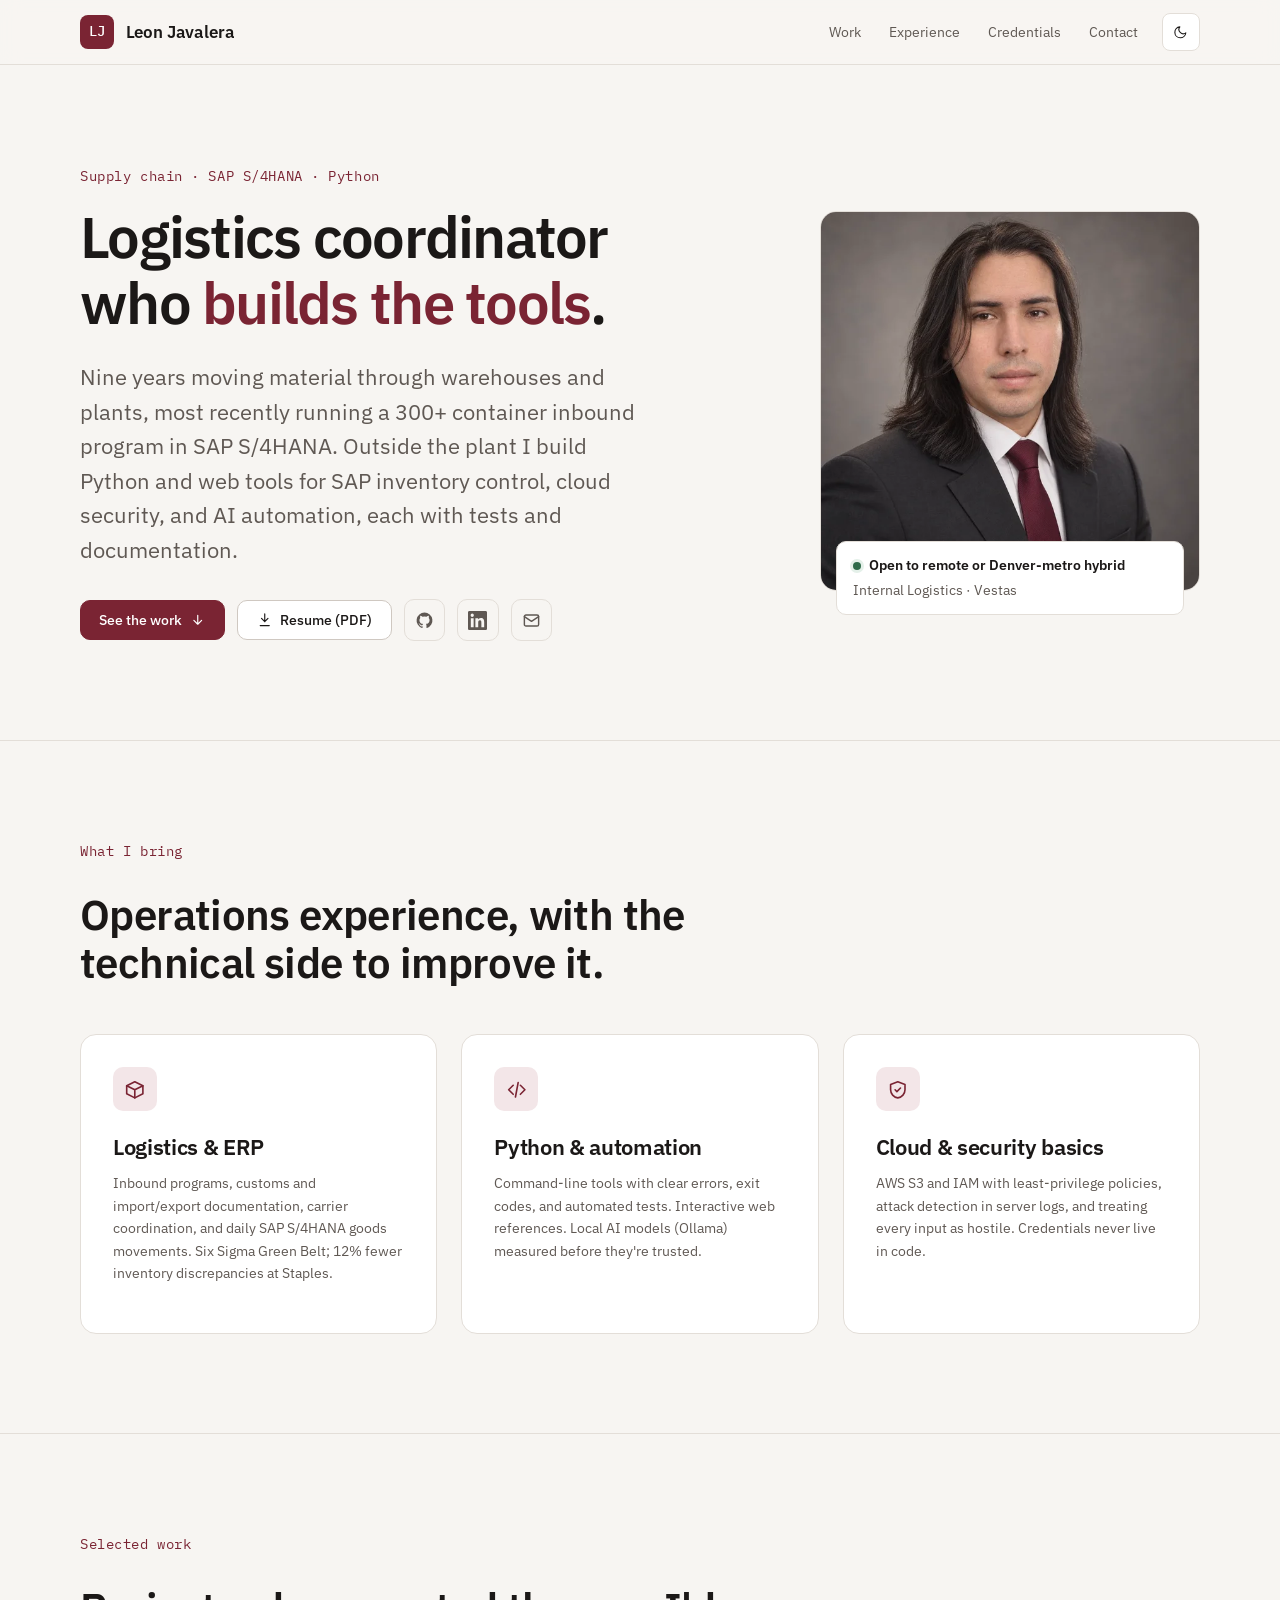
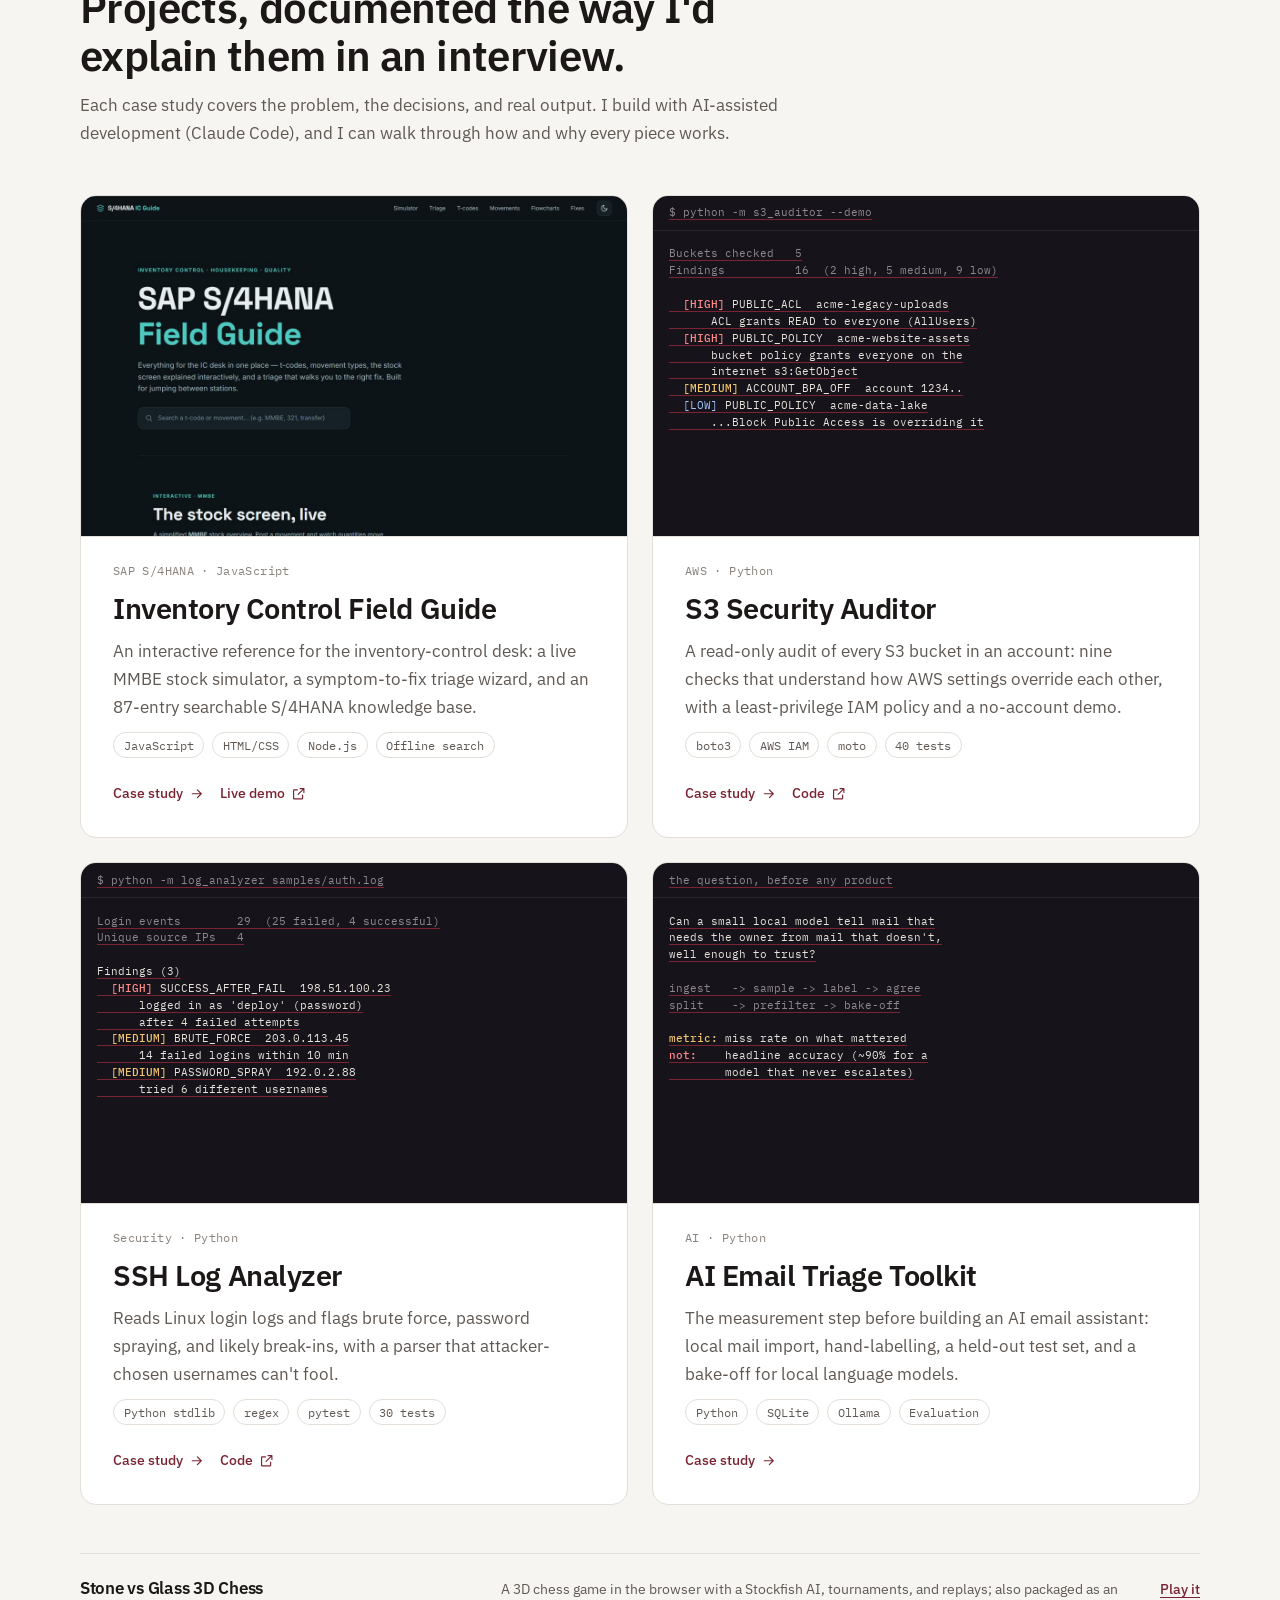
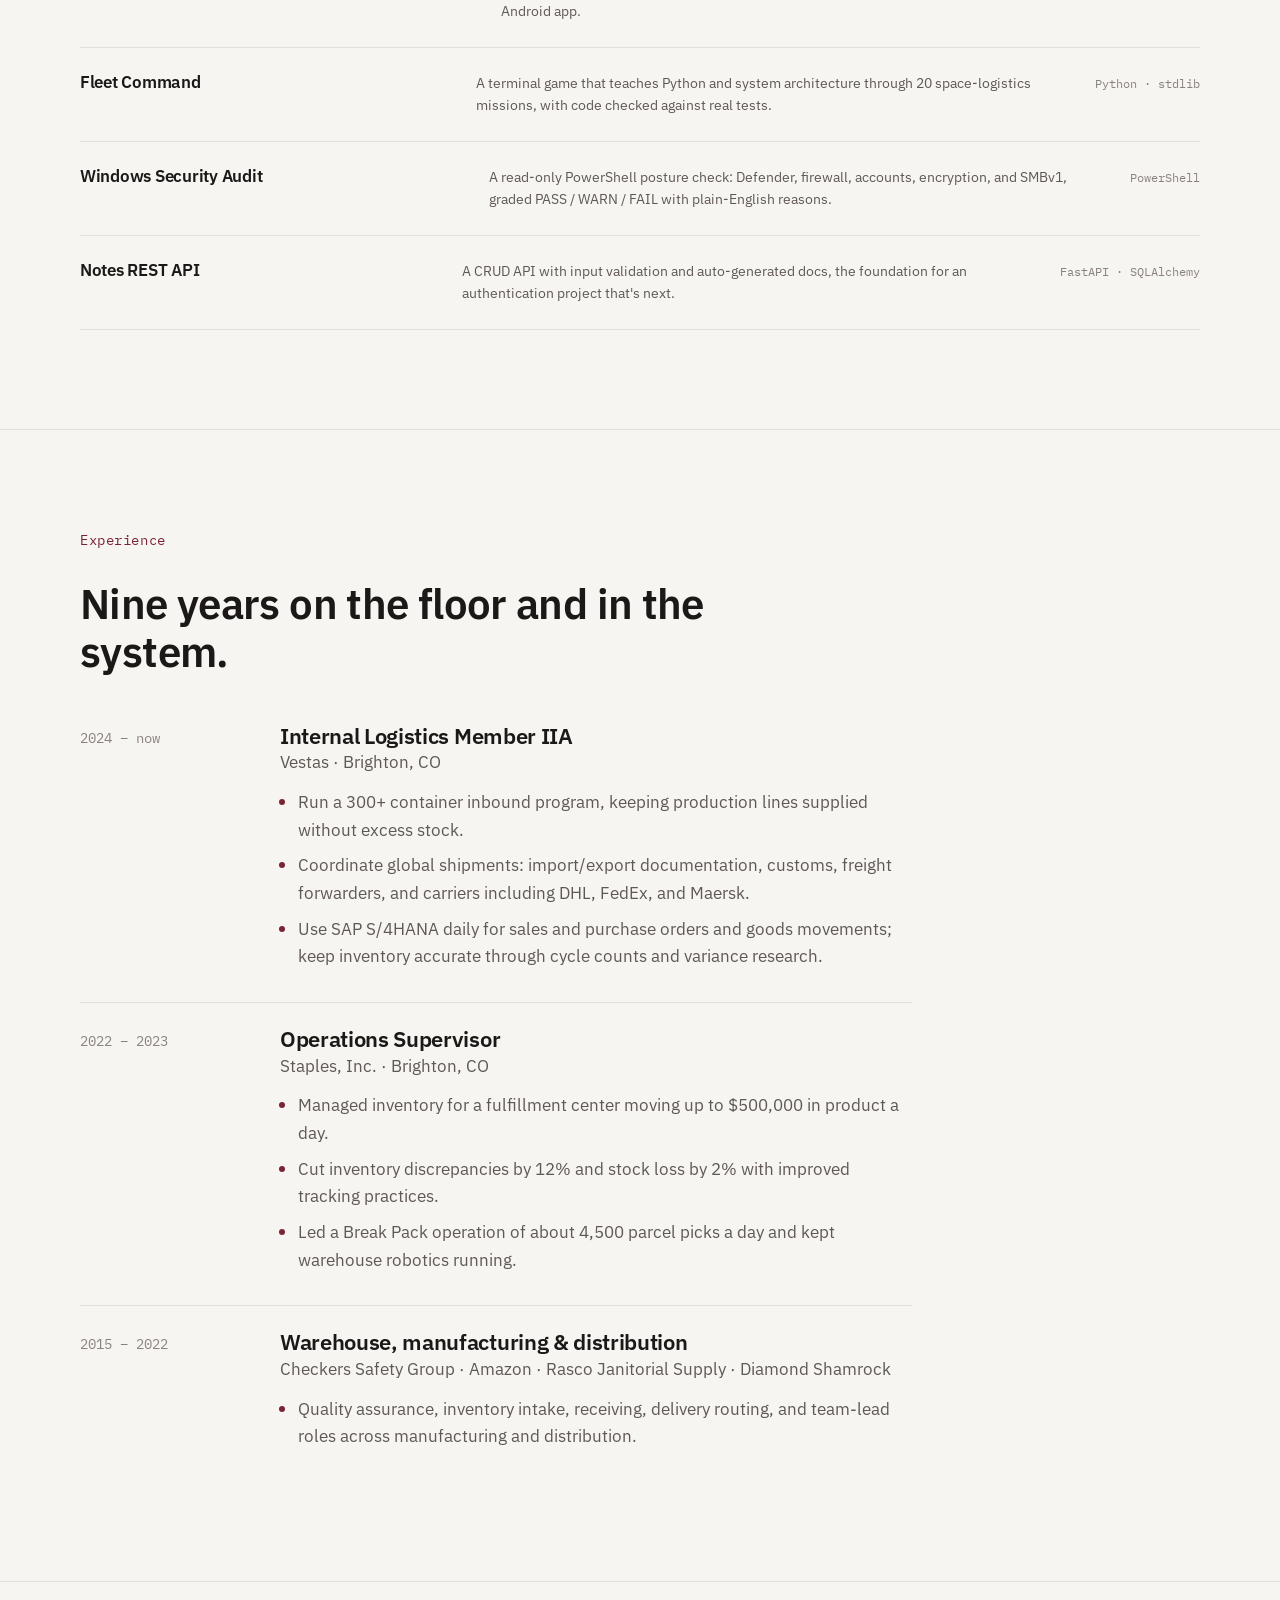
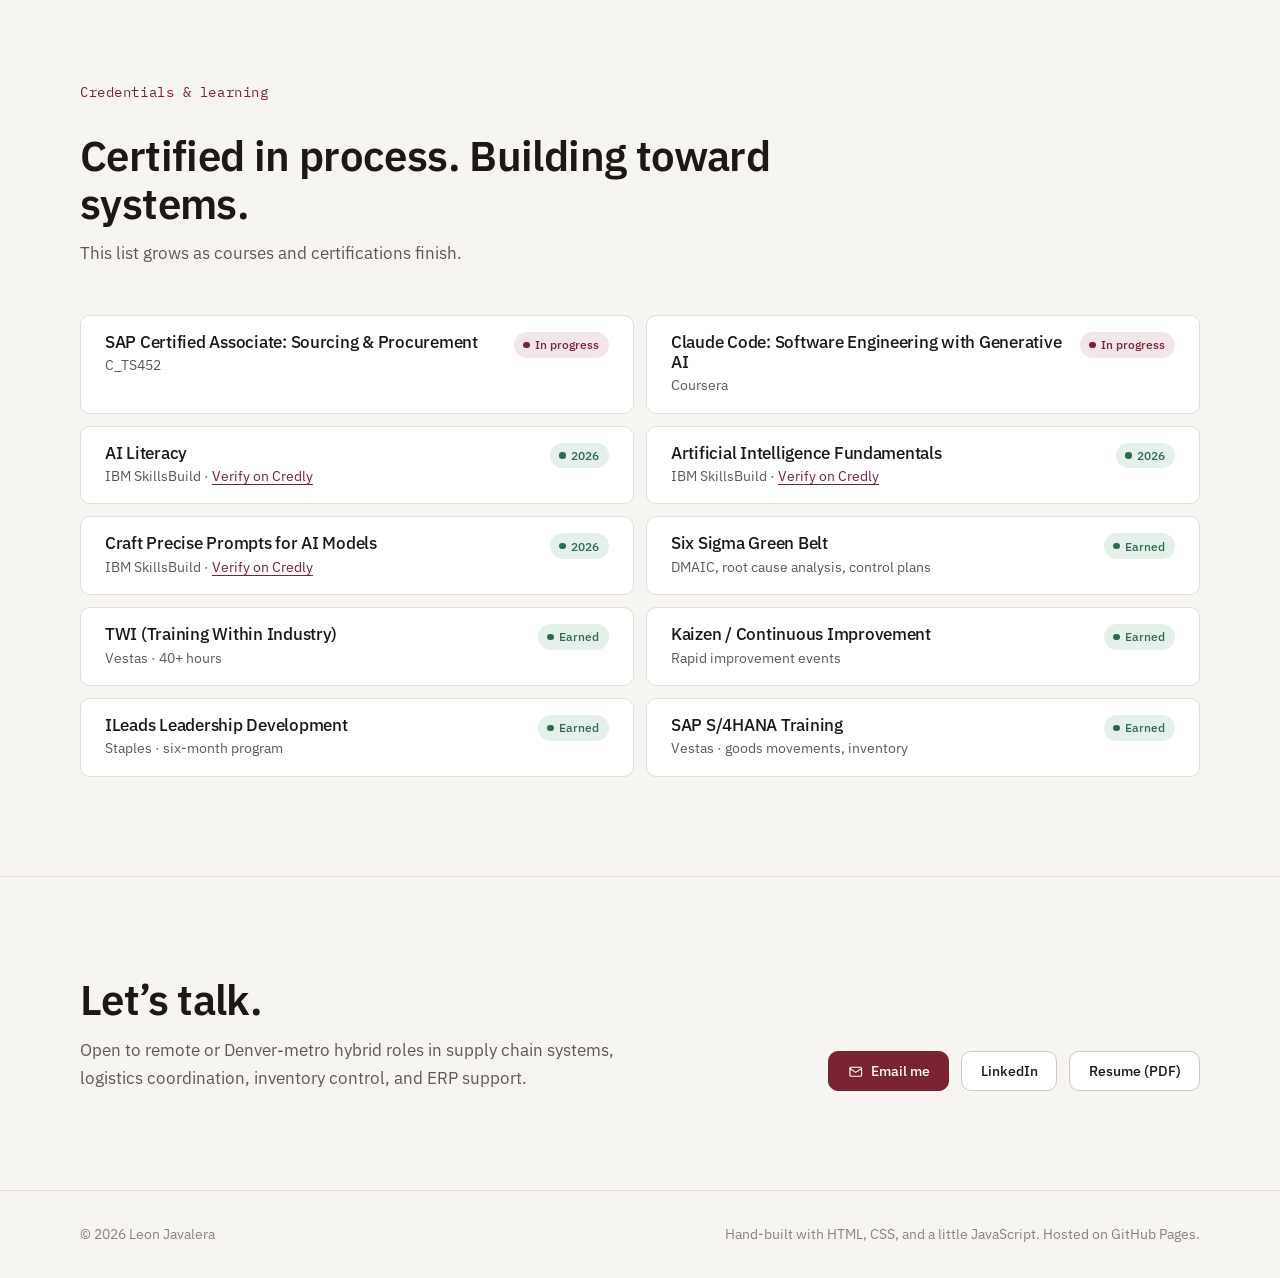
<file: index.html>
<!doctype html>
<html lang="en" class="no-js">
<head>
  <meta charset="utf-8">
  <meta name="viewport" content="width=device-width, initial-scale=1">
  <title>Leon Javalera | Logistics & Software</title>
  <meta name="description" content="Leon Javalera: supply chain and logistics coordinator (SAP S/4HANA) who builds Python, cloud-security, and web tools. Projects, case studies, and resume.">
  <meta name="theme-color" content="#7a2433">
  <meta property="og:type" content="website">
  <meta property="og:title" content="Leon Javalera | Logistics & Software">
  <meta property="og:description" content="Supply chain coordinator in SAP S/4HANA who builds Python, cloud-security, and web tools.">
  <meta property="og:url" content="https://leonjavalera123-ctrl.github.io/">
  <meta property="og:image" content="https://leonjavalera123-ctrl.github.io/assets/img/headshot-600.jpg">
  <link rel="icon" href="assets/img/favicon.svg" type="image/svg+xml">
  <link rel="preconnect" href="https://fonts.googleapis.com">
  <link rel="preconnect" href="https://fonts.gstatic.com" crossorigin>
  <link rel="stylesheet" href="https://fonts.googleapis.com/css2?family=IBM+Plex+Mono:wght@400;500&family=IBM+Plex+Sans:wght@400;500;600&display=swap">
  <link rel="stylesheet" href="css/style.css">
  <script src="js/theme-init.js"></script>
</head>
<body>
  <a class="skip-link" href="#main">Skip to content</a>

  <header class="site-header">
    <div class="container">
      <a class="brand" href="#top" aria-label="Leon Javalera, home">
        <span class="monogram" aria-hidden="true">LJ</span>
        <span>Leon Javalera</span>
      </a>
      <nav class="nav" aria-label="Main">
        <a href="#work" class="nav-keep">Work</a>
        <a href="#experience">Experience</a>
        <a href="#credentials">Credentials</a>
        <a href="#contact">Contact</a>
        <button class="theme-toggle" type="button" aria-label="Switch theme">
          <svg class="icon icon-moon" viewBox="0 0 24 24" fill="none" stroke="currentColor" stroke-width="1.8" stroke-linecap="round" stroke-linejoin="round" aria-hidden="true"><path d="M21 12.8A9 9 0 1 1 11.2 3a7 7 0 0 0 9.8 9.8Z"/></svg>
          <svg class="icon icon-sun" viewBox="0 0 24 24" fill="none" stroke="currentColor" stroke-width="1.8" stroke-linecap="round" aria-hidden="true"><circle cx="12" cy="12" r="4"/><path d="M12 2v2M12 20v2M4.9 4.9l1.4 1.4M17.7 17.7l1.4 1.4M2 12h2M20 12h2M4.9 19.1l1.4-1.4M17.7 6.3l1.4-1.4"/></svg>
        </button>
      </nav>
    </div>
  </header>

  <main id="main">
    <!-- Hero -->
    <section class="hero" id="top">
      <div class="container hero-grid">
        <div>
          <span class="eyebrow reveal">Supply chain &middot; SAP S/4HANA &middot; Python</span>
          <h1 class="reveal reveal-delay-1">Logistics coordinator who <em>builds the tools</em>.</h1>
          <p class="hero-lede reveal reveal-delay-2">
            Nine years moving material through warehouses and plants, most recently running a 300+ container
            inbound program in SAP S/4HANA. Outside the plant I build Python and web tools for SAP inventory
            control, cloud security, and AI automation, each with tests and documentation.
          </p>
          <div class="hero-actions reveal reveal-delay-3">
            <a class="btn btn-primary" href="#work">
              See the work
              <svg class="icon" viewBox="0 0 24 24" fill="none" stroke="currentColor" stroke-width="1.8" stroke-linecap="round" stroke-linejoin="round" aria-hidden="true"><path d="M12 5v14M6 13l6 6 6-6"/></svg>
            </a>
            <a class="btn" href="assets/files/Leon-Javalera-Resume.pdf" download>
              <svg class="icon" viewBox="0 0 24 24" fill="none" stroke="currentColor" stroke-width="1.8" stroke-linecap="round" stroke-linejoin="round" aria-hidden="true"><path d="M12 3v12M7 10l5 5 5-5M5 21h14"/></svg>
              Resume (PDF)
            </a>
            <a class="icon-link" href="https://github.com/leonjavalera123-ctrl" aria-label="GitHub">
              <svg class="icon" viewBox="0 0 24 24" fill="currentColor" aria-hidden="true"><path d="M12 2a10 10 0 0 0-3.16 19.49c.5.09.68-.22.68-.48v-1.7c-2.78.6-3.37-1.34-3.37-1.34-.45-1.16-1.11-1.47-1.11-1.47-.91-.62.07-.6.07-.6 1 .07 1.53 1.03 1.53 1.03.9 1.52 2.34 1.08 2.91.83.09-.65.35-1.09.63-1.34-2.22-.25-4.55-1.11-4.55-4.94 0-1.09.39-1.98 1.03-2.68-.1-.25-.45-1.27.1-2.65 0 0 .84-.27 2.75 1.02a9.6 9.6 0 0 1 5 0c1.91-1.29 2.75-1.02 2.75-1.02.55 1.38.2 2.4.1 2.65.64.7 1.03 1.59 1.03 2.68 0 3.84-2.34 4.68-4.57 4.93.36.31.68.92.68 1.85v2.74c0 .27.18.58.69.48A10 10 0 0 0 12 2Z"/></svg>
            </a>
            <a class="icon-link" href="https://www.linkedin.com/in/leon-javalera-443679358" aria-label="LinkedIn">
              <svg class="icon" viewBox="0 0 24 24" fill="currentColor" aria-hidden="true"><path d="M20.45 20.45h-3.56v-5.57c0-1.33-.02-3.04-1.85-3.04-1.86 0-2.14 1.45-2.14 2.94v5.67H9.35V9h3.41v1.56h.05c.48-.9 1.64-1.85 3.37-1.85 3.6 0 4.27 2.37 4.27 5.46v6.28ZM5.34 7.43a2.06 2.06 0 1 1 0-4.13 2.06 2.06 0 0 1 0 4.13ZM7.12 20.45H3.56V9h3.56v11.45ZM22.22 0H1.77C.79 0 0 .77 0 1.73v20.54C0 23.23.79 24 1.77 24h20.45c.98 0 1.78-.77 1.78-1.73V1.73C24 .77 23.2 0 22.22 0Z"/></svg>
            </a>
            <a class="icon-link" href="mailto:leonjavalera123@gmail.com" aria-label="Email">
              <svg class="icon" viewBox="0 0 24 24" fill="none" stroke="currentColor" stroke-width="1.8" stroke-linecap="round" stroke-linejoin="round" aria-hidden="true"><rect x="3" y="5" width="18" height="14" rx="2"/><path d="m3 7 9 6 9-6"/></svg>
            </a>
          </div>
        </div>

        <figure class="portrait reveal reveal-delay-2">
          <picture>
            <source srcset="assets/img/headshot-600.webp" type="image/webp">
            <img src="assets/img/headshot-600.jpg" width="600" height="600" alt="Leon Javalera in a charcoal suit and burgundy tie">
          </picture>
          <figcaption>
            <strong class="status"><span class="status-dot" aria-hidden="true"></span>Open to remote or Denver-metro hybrid</strong>
            <span>Internal Logistics &middot; Vestas</span>
          </figcaption>
        </figure>
      </div>
    </section>

    <!-- What I bring -->
    <section class="section" aria-labelledby="bring-title">
      <div class="container">
        <div class="section-head reveal">
          <span class="eyebrow">What I bring</span>
          <h2 id="bring-title">Operations experience, with the technical side to improve it.</h2>
        </div>
        <div class="capabilities">
          <article class="capability reveal">
            <div class="cap-icon">
              <svg class="icon" viewBox="0 0 24 24" fill="none" stroke="currentColor" stroke-width="1.8" stroke-linecap="round" stroke-linejoin="round" aria-hidden="true"><path d="M3 7.5 12 3l9 4.5v9L12 21l-9-4.5v-9Z"/><path d="m3 7.5 9 4.5 9-4.5M12 12v9"/></svg>
            </div>
            <h3>Logistics &amp; ERP</h3>
            <p>Inbound programs, customs and import/export documentation, carrier coordination, and daily SAP S/4HANA goods movements. Six Sigma Green Belt; 12% fewer inventory discrepancies at Staples.</p>
          </article>
          <article class="capability reveal reveal-delay-1">
            <div class="cap-icon">
              <svg class="icon" viewBox="0 0 24 24" fill="none" stroke="currentColor" stroke-width="1.8" stroke-linecap="round" stroke-linejoin="round" aria-hidden="true"><path d="m8 7-5 5 5 5M16 7l5 5-5 5M13.5 4l-3 16"/></svg>
            </div>
            <h3>Python &amp; automation</h3>
            <p>Command-line tools with clear errors, exit codes, and automated tests. Interactive web references. Local AI models (Ollama) measured before they're trusted.</p>
          </article>
          <article class="capability reveal reveal-delay-2">
            <div class="cap-icon">
              <svg class="icon" viewBox="0 0 24 24" fill="none" stroke="currentColor" stroke-width="1.8" stroke-linecap="round" stroke-linejoin="round" aria-hidden="true"><path d="M12 3 4 6v6c0 4.5 3.4 8.3 8 9 4.6-.7 8-4.5 8-9V6l-8-3Z"/><path d="m9 12 2 2 4-4"/></svg>
            </div>
            <h3>Cloud &amp; security basics</h3>
            <p>AWS S3 and IAM with least-privilege policies, attack detection in server logs, and treating every input as hostile. Credentials never live in code.</p>
          </article>
        </div>
      </div>
    </section>

    <!-- Selected work -->
    <section class="section" id="work" aria-labelledby="work-title">
      <div class="container">
        <div class="section-head reveal">
          <span class="eyebrow">Selected work</span>
          <h2 id="work-title">Projects, documented the way I'd explain them in an interview.</h2>
          <p>Each case study covers the problem, the decisions, and real output. I build with AI-assisted development (Claude Code), and I can walk through how and why every piece works.</p>
        </div>

        <div class="projects">
          <article class="project-card reveal">
            <a class="project-media" href="projects/sap-field-guide.html" tabindex="-1" aria-hidden="true">
              <img src="assets/img/sap-guide.jpg" width="1200" height="750" alt="" loading="lazy">
            </a>
            <div class="project-body">
              <span class="project-kicker">SAP S/4HANA &middot; JavaScript</span>
              <h3>Inventory Control Field Guide</h3>
              <p>An interactive reference for the inventory-control desk: a live MMBE stock simulator, a symptom-to-fix triage wizard, and an 87-entry searchable S/4HANA knowledge base.</p>
              <ul class="tags"><li>JavaScript</li><li>HTML/CSS</li><li>Node.js</li><li>Offline search</li></ul>
              <div class="project-links">
                <a href="projects/sap-field-guide.html">Case study
                  <svg class="icon" viewBox="0 0 24 24" fill="none" stroke="currentColor" stroke-width="1.8" stroke-linecap="round" stroke-linejoin="round" aria-hidden="true"><path d="M5 12h14M13 6l6 6-6 6"/></svg></a>
                <a href="demos/sap-guide/">Live demo
                  <svg class="icon" viewBox="0 0 24 24" fill="none" stroke="currentColor" stroke-width="1.8" stroke-linecap="round" stroke-linejoin="round" aria-hidden="true"><path d="M14 4h6v6M20 4l-9 9M18 14v5a1 1 0 0 1-1 1H5a1 1 0 0 1-1-1V7a1 1 0 0 1 1-1h5"/></svg></a>
              </div>
            </div>
          </article>

          <article class="project-card reveal reveal-delay-1">
            <a class="project-media" href="projects/s3-security-auditor.html" tabindex="-1" aria-hidden="true">
              <pre class="terminal"><span class="term-bar">$ python -m s3_auditor --demo</span><code><span class="t-dim">Buckets checked   5</span>
<span class="t-dim">Findings          16  (2 high, 5 medium, 9 low)</span>

  <span class="t-high">[HIGH]</span> PUBLIC_ACL  acme-legacy-uploads
      ACL grants READ to everyone (AllUsers)
  <span class="t-high">[HIGH]</span> PUBLIC_POLICY  acme-website-assets
      bucket policy grants everyone on the
      internet s3:GetObject
  <span class="t-med">[MEDIUM]</span> ACCOUNT_BPA_OFF  account 1234..
  <span class="t-low">[LOW]</span> PUBLIC_POLICY  acme-data-lake
      ...Block Public Access is overriding it</code></pre>
            </a>
            <div class="project-body">
              <span class="project-kicker">AWS &middot; Python</span>
              <h3>S3 Security Auditor</h3>
              <p>A read-only audit of every S3 bucket in an account: nine checks that understand how AWS settings override each other, with a least-privilege IAM policy and a no-account demo.</p>
              <ul class="tags"><li>boto3</li><li>AWS IAM</li><li>moto</li><li>40 tests</li></ul>
              <div class="project-links">
                <a href="projects/s3-security-auditor.html">Case study
                  <svg class="icon" viewBox="0 0 24 24" fill="none" stroke="currentColor" stroke-width="1.8" stroke-linecap="round" stroke-linejoin="round" aria-hidden="true"><path d="M5 12h14M13 6l6 6-6 6"/></svg></a>
                <a href="https://github.com/leonjavalera123-ctrl/s3-security-auditor">Code
                  <svg class="icon" viewBox="0 0 24 24" fill="none" stroke="currentColor" stroke-width="1.8" stroke-linecap="round" stroke-linejoin="round" aria-hidden="true"><path d="M14 4h6v6M20 4l-9 9M18 14v5a1 1 0 0 1-1 1H5a1 1 0 0 1-1-1V7a1 1 0 0 1 1-1h5"/></svg></a>
              </div>
            </div>
          </article>

          <article class="project-card reveal">
            <a class="project-media" href="projects/ssh-log-analyzer.html" tabindex="-1" aria-hidden="true">
              <pre class="terminal"><span class="term-bar">$ python -m log_analyzer samples/auth.log</span><code><span class="t-dim">Login events        29  (25 failed, 4 successful)</span>
<span class="t-dim">Unique source IPs   4</span>

Findings (3)
  <span class="t-high">[HIGH]</span> SUCCESS_AFTER_FAIL  198.51.100.23
      logged in as 'deploy' (password)
      after 4 failed attempts
  <span class="t-med">[MEDIUM]</span> BRUTE_FORCE  203.0.113.45
      14 failed logins within 10 min
  <span class="t-med">[MEDIUM]</span> PASSWORD_SPRAY  192.0.2.88
      tried 6 different usernames</code></pre>
            </a>
            <div class="project-body">
              <span class="project-kicker">Security &middot; Python</span>
              <h3>SSH Log Analyzer</h3>
              <p>Reads Linux login logs and flags brute force, password spraying, and likely break-ins, with a parser that attacker-chosen usernames can't fool.</p>
              <ul class="tags"><li>Python stdlib</li><li>regex</li><li>pytest</li><li>30 tests</li></ul>
              <div class="project-links">
                <a href="projects/ssh-log-analyzer.html">Case study
                  <svg class="icon" viewBox="0 0 24 24" fill="none" stroke="currentColor" stroke-width="1.8" stroke-linecap="round" stroke-linejoin="round" aria-hidden="true"><path d="M5 12h14M13 6l6 6-6 6"/></svg></a>
                <a href="https://github.com/leonjavalera123-ctrl/ssh-log-analyzer">Code
                  <svg class="icon" viewBox="0 0 24 24" fill="none" stroke="currentColor" stroke-width="1.8" stroke-linecap="round" stroke-linejoin="round" aria-hidden="true"><path d="M14 4h6v6M20 4l-9 9M18 14v5a1 1 0 0 1-1 1H5a1 1 0 0 1-1-1V7a1 1 0 0 1 1-1h5"/></svg></a>
              </div>
            </div>
          </article>

          <article class="project-card reveal reveal-delay-1">
            <a class="project-media" href="projects/ai-email-triage.html" tabindex="-1" aria-hidden="true">
              <pre class="terminal"><span class="term-bar">the question, before any product</span><code>Can a small local model tell mail that
needs the owner from mail that doesn't,
well enough to trust?

<span class="t-dim">ingest   -> sample -> label -> agree</span>
<span class="t-dim">split    -> prefilter -> bake-off</span>

<span class="t-med">metric:</span> miss rate on what mattered
<span class="t-high">not:</span>    headline accuracy (~90% for a
        model that never escalates)</code></pre>
            </a>
            <div class="project-body">
              <span class="project-kicker">AI &middot; Python</span>
              <h3>AI Email Triage Toolkit</h3>
              <p>The measurement step before building an AI email assistant: local mail import, hand-labelling, a held-out test set, and a bake-off for local language models.</p>
              <ul class="tags"><li>Python</li><li>SQLite</li><li>Ollama</li><li>Evaluation</li></ul>
              <div class="project-links">
                <a href="projects/ai-email-triage.html">Case study
                  <svg class="icon" viewBox="0 0 24 24" fill="none" stroke="currentColor" stroke-width="1.8" stroke-linecap="round" stroke-linejoin="round" aria-hidden="true"><path d="M5 12h14M13 6l6 6-6 6"/></svg></a>
              </div>
            </div>
          </article>
        </div>

        <div class="list reveal">
          <div class="list-row">
            <h3>Stone vs Glass 3D Chess</h3>
            <p>A 3D chess game in the browser with a Stockfish AI, tournaments, and replays; also packaged as an Android app.</p>
            <span class="meta"><a href="https://spiffy-cuchufli-1f2a1d.netlify.app/">Play it</a></span>
          </div>
          <div class="list-row">
            <h3>Fleet Command</h3>
            <p>A terminal game that teaches Python and system architecture through 20 space-logistics missions, with code checked against real tests.</p>
            <span class="meta">Python &middot; stdlib</span>
          </div>
          <div class="list-row">
            <h3>Windows Security Audit</h3>
            <p>A read-only PowerShell posture check: Defender, firewall, accounts, encryption, and SMBv1, graded PASS / WARN / FAIL with plain-English reasons.</p>
            <span class="meta">PowerShell</span>
          </div>
          <div class="list-row">
            <h3>Notes REST API</h3>
            <p>A CRUD API with input validation and auto-generated docs, the foundation for an authentication project that's next.</p>
            <span class="meta">FastAPI &middot; SQLAlchemy</span>
          </div>
        </div>
      </div>
    </section>

    <!-- Experience -->
    <section class="section" id="experience" aria-labelledby="exp-title">
      <div class="container">
        <div class="section-head reveal">
          <span class="eyebrow">Experience</span>
          <h2 id="exp-title">Nine years on the floor and in the system.</h2>
        </div>
        <div class="timeline">
          <article class="role reveal">
            <span class="when">2024 &ndash; now</span>
            <div>
              <h3>Internal Logistics Member IIA</h3>
              <p class="where">Vestas &middot; Brighton, CO</p>
              <ul>
                <li>Run a 300+ container inbound program, keeping production lines supplied without excess stock.</li>
                <li>Coordinate global shipments: import/export documentation, customs, freight forwarders, and carriers including DHL, FedEx, and Maersk.</li>
                <li>Use SAP S/4HANA daily for sales and purchase orders and goods movements; keep inventory accurate through cycle counts and variance research.</li>
              </ul>
            </div>
          </article>
          <article class="role reveal">
            <span class="when">2022 &ndash; 2023</span>
            <div>
              <h3>Operations Supervisor</h3>
              <p class="where">Staples, Inc. &middot; Brighton, CO</p>
              <ul>
                <li>Managed inventory for a fulfillment center moving up to $500,000 in product a day.</li>
                <li>Cut inventory discrepancies by 12% and stock loss by 2% with improved tracking practices.</li>
                <li>Led a Break Pack operation of about 4,500 parcel picks a day and kept warehouse robotics running.</li>
              </ul>
            </div>
          </article>
          <article class="role reveal">
            <span class="when">2015 &ndash; 2022</span>
            <div>
              <h3>Warehouse, manufacturing &amp; distribution</h3>
              <p class="where">Checkers Safety Group &middot; Amazon &middot; Rasco Janitorial Supply &middot; Diamond Shamrock</p>
              <ul>
                <li>Quality assurance, inventory intake, receiving, delivery routing, and team-lead roles across manufacturing and distribution.</li>
              </ul>
            </div>
          </article>
        </div>
      </div>
    </section>

    <!-- Credentials -->
    <section class="section" id="credentials" aria-labelledby="cred-title">
      <div class="container">
        <div class="section-head reveal">
          <span class="eyebrow">Credentials &amp; learning</span>
          <h2 id="cred-title">Certified in process. Building toward systems.</h2>
          <p>This list grows as courses and certifications finish.</p>
        </div>
        <div class="creds reveal">
          <div class="cred">
            <div><h3>SAP Certified Associate: Sourcing &amp; Procurement</h3><p>C_TS452</p></div>
            <span class="pill pill-progress"><span class="pill-dot" aria-hidden="true"></span>In progress</span>
          </div>
          <div class="cred">
            <div><h3>Claude Code: Software Engineering with Generative AI</h3><p>Coursera</p></div>
            <span class="pill pill-progress"><span class="pill-dot" aria-hidden="true"></span>In progress</span>
          </div>
          <div class="cred">
            <div><h3>AI Literacy</h3><p>IBM SkillsBuild &middot; <a href="https://www.credly.com/go/v10CaQQf">Verify on Credly</a></p></div>
            <span class="pill pill-done"><span class="pill-dot" aria-hidden="true"></span>2026</span>
          </div>
          <div class="cred">
            <div><h3>Artificial Intelligence Fundamentals</h3><p>IBM SkillsBuild &middot; <a href="https://www.credly.com/badges/2a8e38ef-b1f0-4038-98bb-d005e6d1c1eb">Verify on Credly</a></p></div>
            <span class="pill pill-done"><span class="pill-dot" aria-hidden="true"></span>2026</span>
          </div>
          <div class="cred">
            <div><h3>Craft Precise Prompts for AI Models</h3><p>IBM SkillsBuild &middot; <a href="https://www.credly.com/go/2viZcVpi">Verify on Credly</a></p></div>
            <span class="pill pill-done"><span class="pill-dot" aria-hidden="true"></span>2026</span>
          </div>
          <div class="cred">
            <div><h3>Six Sigma Green Belt</h3><p>DMAIC, root cause analysis, control plans</p></div>
            <span class="pill pill-done"><span class="pill-dot" aria-hidden="true"></span>Earned</span>
          </div>
          <div class="cred">
            <div><h3>TWI (Training Within Industry)</h3><p>Vestas &middot; 40+ hours</p></div>
            <span class="pill pill-done"><span class="pill-dot" aria-hidden="true"></span>Earned</span>
          </div>
          <div class="cred">
            <div><h3>Kaizen / Continuous Improvement</h3><p>Rapid improvement events</p></div>
            <span class="pill pill-done"><span class="pill-dot" aria-hidden="true"></span>Earned</span>
          </div>
          <div class="cred">
            <div><h3>ILeads Leadership Development</h3><p>Staples &middot; six-month program</p></div>
            <span class="pill pill-done"><span class="pill-dot" aria-hidden="true"></span>Earned</span>
          </div>
          <div class="cred">
            <div><h3>SAP S/4HANA Training</h3><p>Vestas &middot; goods movements, inventory</p></div>
            <span class="pill pill-done"><span class="pill-dot" aria-hidden="true"></span>Earned</span>
          </div>
        </div>
      </div>
    </section>

    <!-- Contact -->
    <section class="section" id="contact" aria-labelledby="contact-title">
      <div class="container contact reveal">
        <div>
          <h2 id="contact-title">Let&rsquo;s talk.</h2>
          <p>Open to remote or Denver-metro hybrid roles in supply chain systems, logistics coordination, inventory control, and ERP support.</p>
        </div>
        <div class="contact-actions">
          <a class="btn btn-primary" href="mailto:leonjavalera123@gmail.com">
            <svg class="icon" viewBox="0 0 24 24" fill="none" stroke="currentColor" stroke-width="1.8" stroke-linecap="round" stroke-linejoin="round" aria-hidden="true"><rect x="3" y="5" width="18" height="14" rx="2"/><path d="m3 7 9 6 9-6"/></svg>
            Email me
          </a>
          <a class="btn" href="https://www.linkedin.com/in/leon-javalera-443679358">LinkedIn</a>
          <a class="btn" href="assets/files/Leon-Javalera-Resume.pdf" download>Resume (PDF)</a>
        </div>
      </div>
    </section>
  </main>

  <footer class="site-footer">
    <div class="container">
      <p>&copy; <span data-year>2026</span> Leon Javalera</p>
      <p>Hand-built with HTML, CSS, and a little JavaScript. Hosted on GitHub Pages.</p>
    </div>
  </footer>

  <script src="js/main.js"></script>
</body>
</html>
</file>
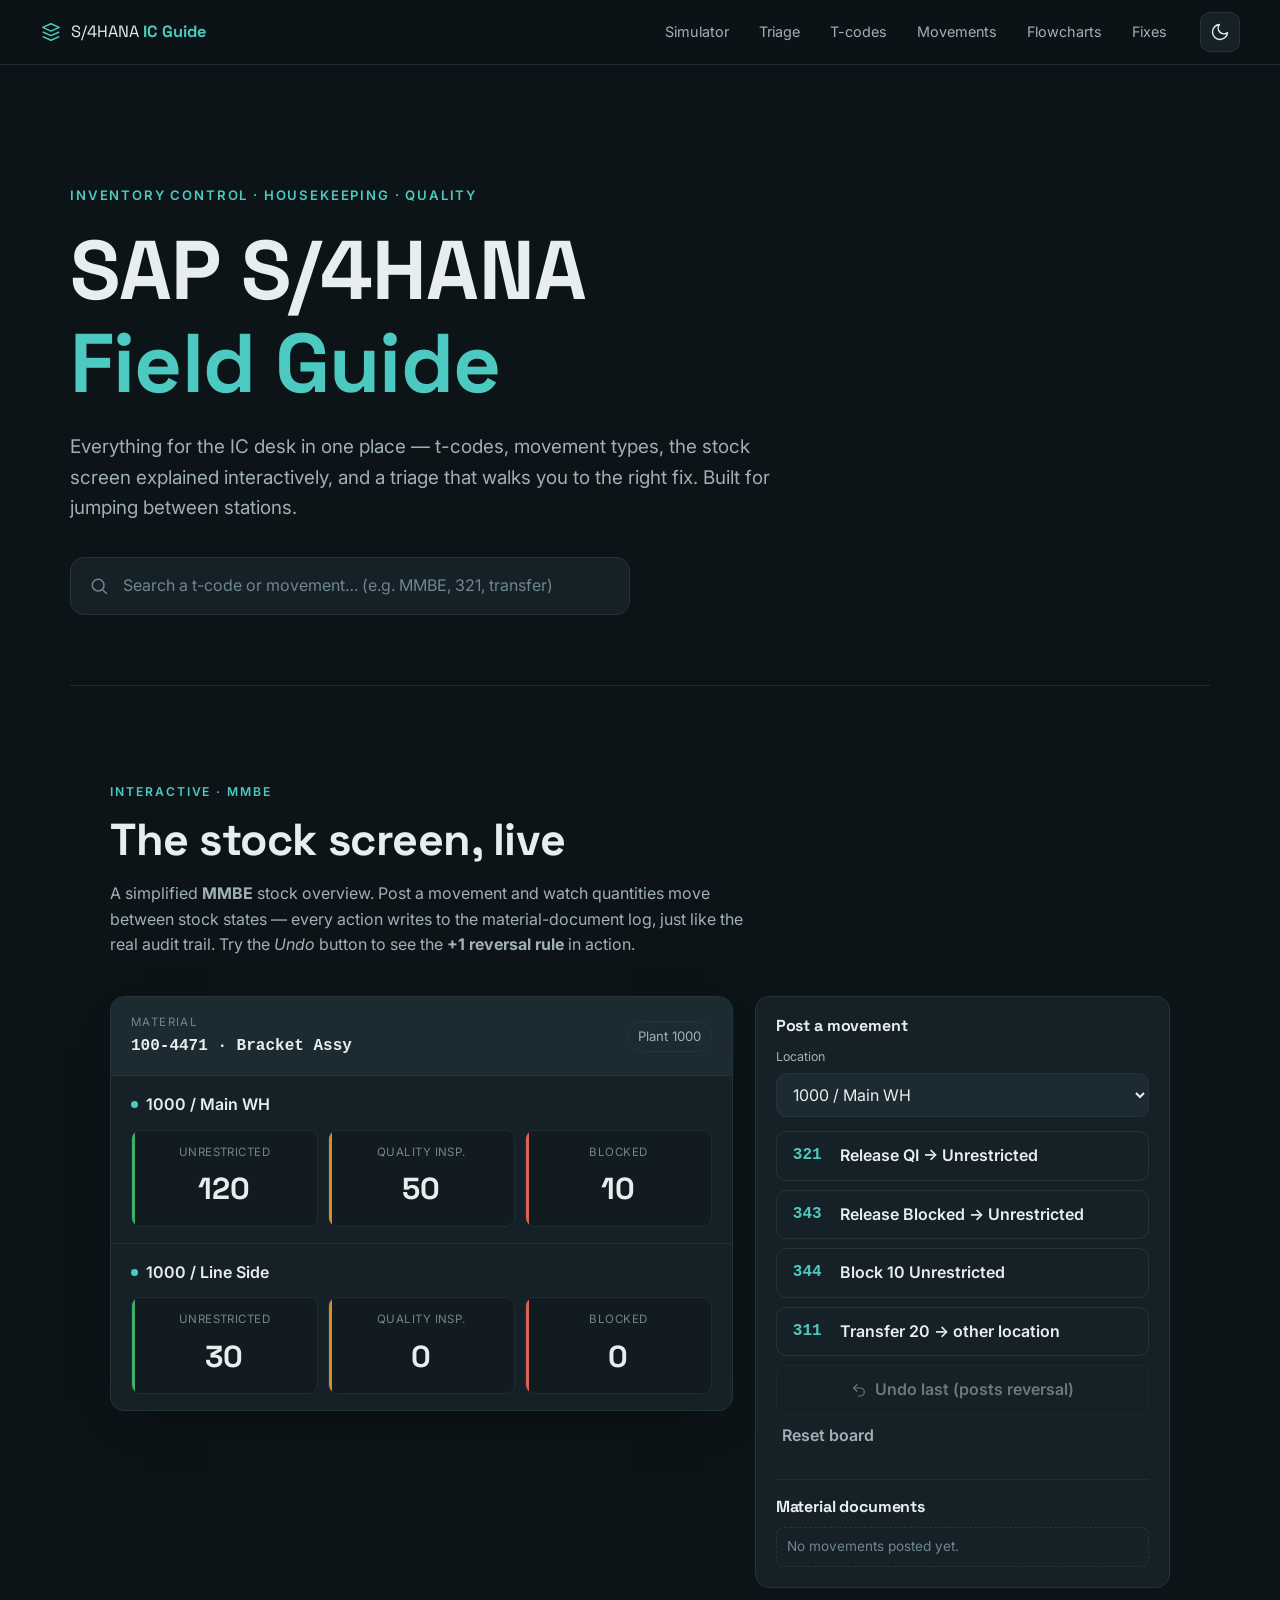
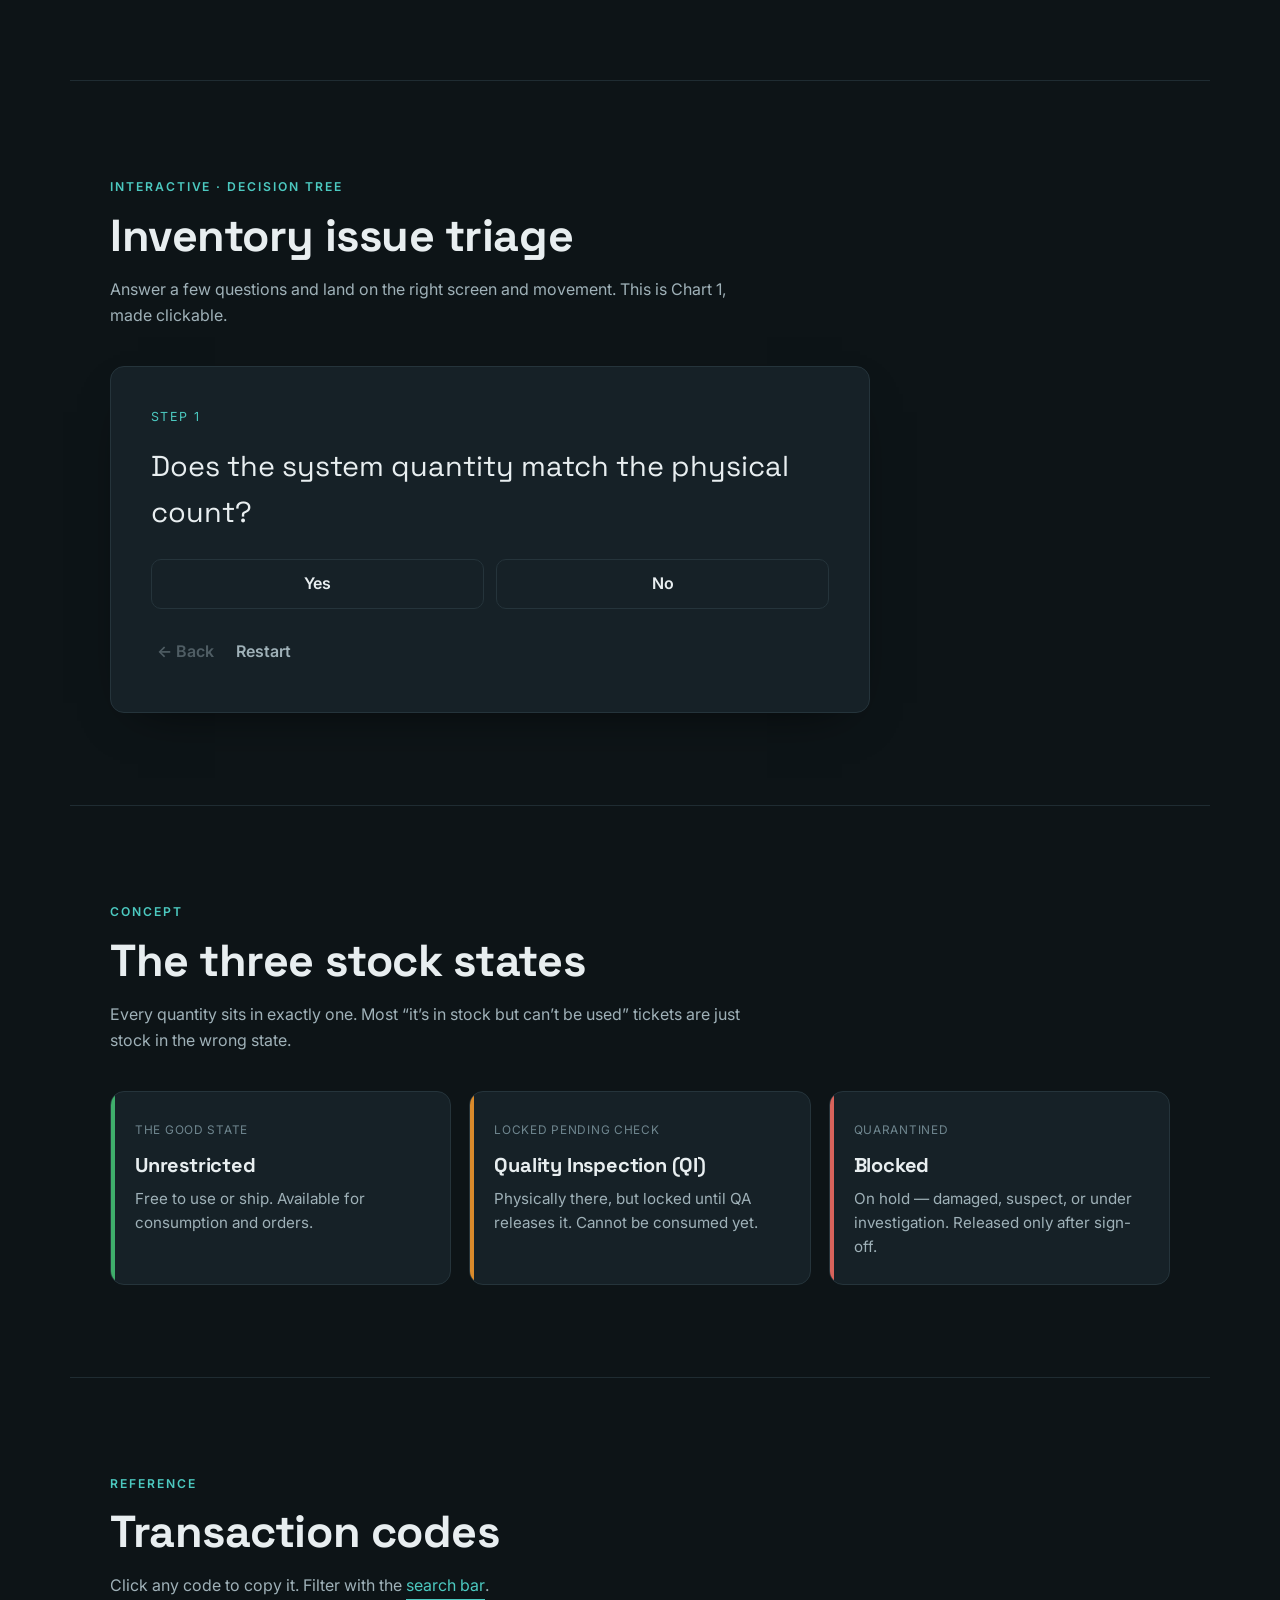
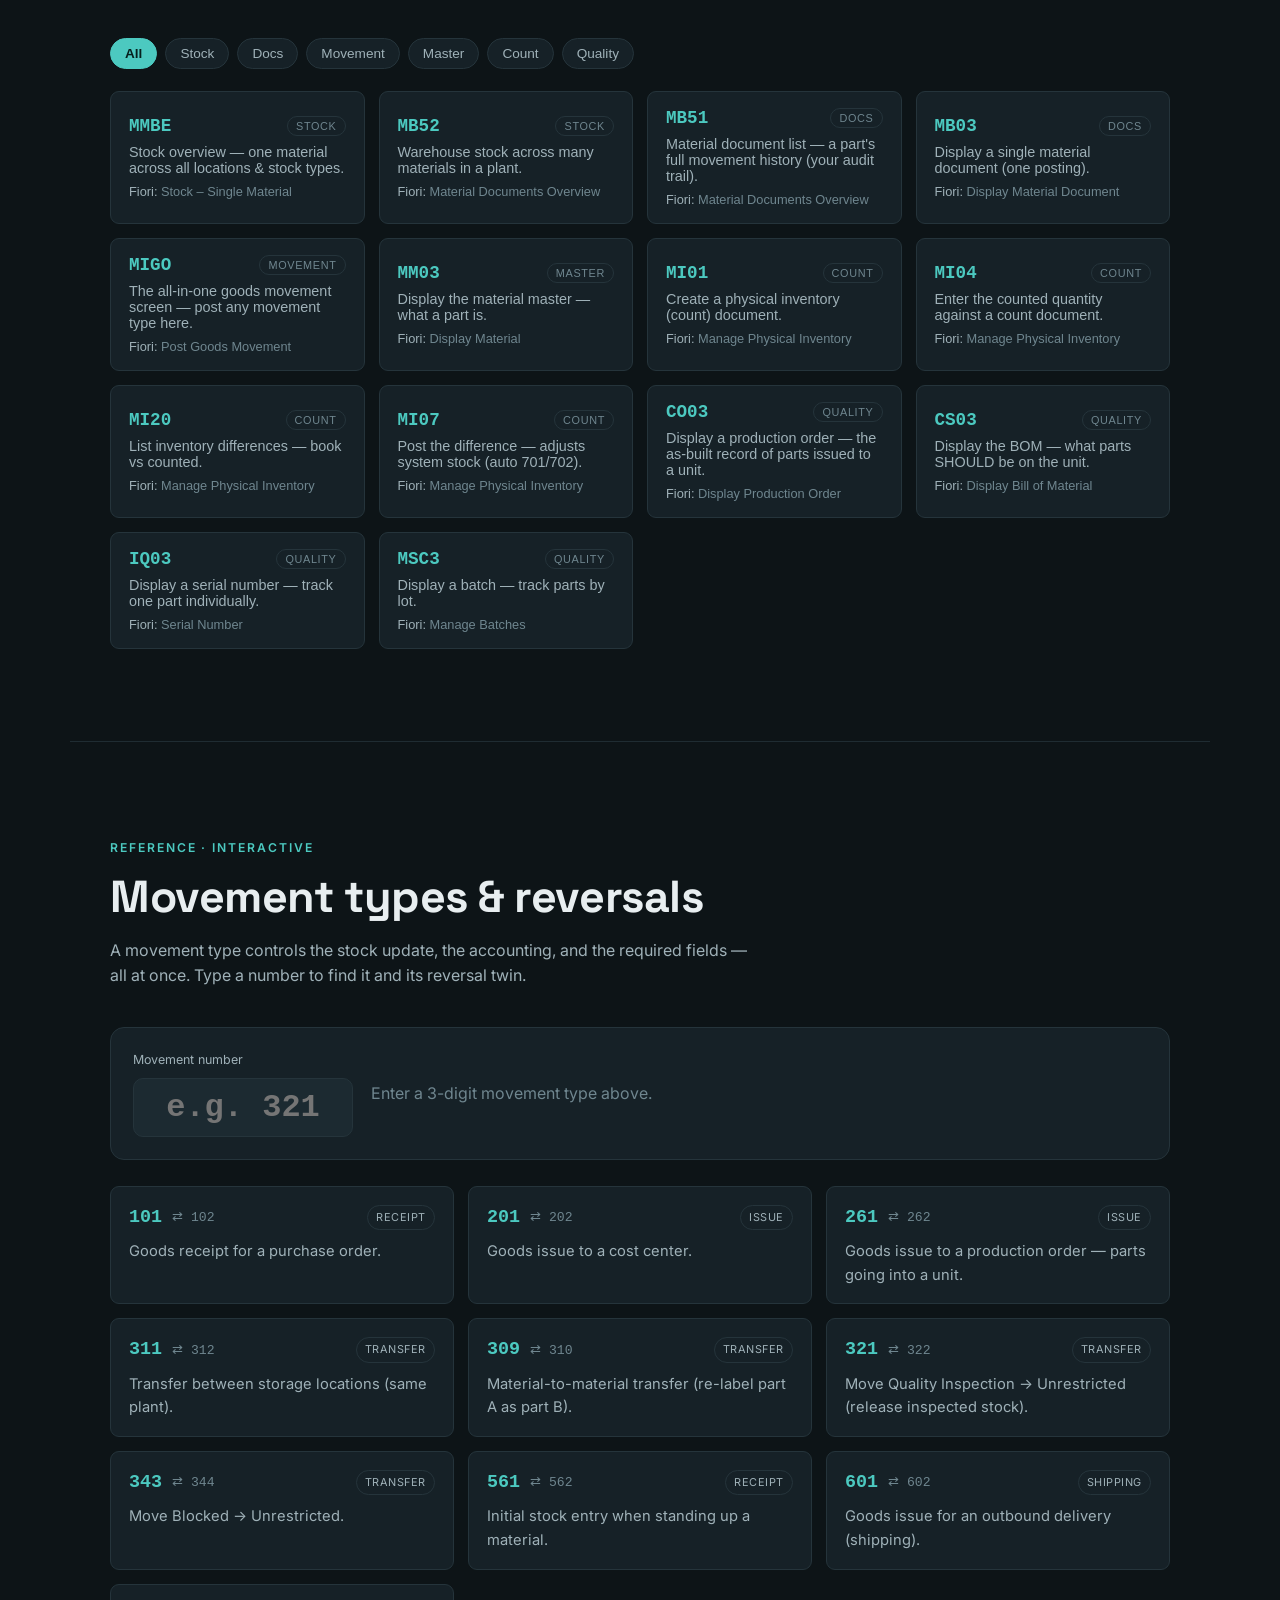
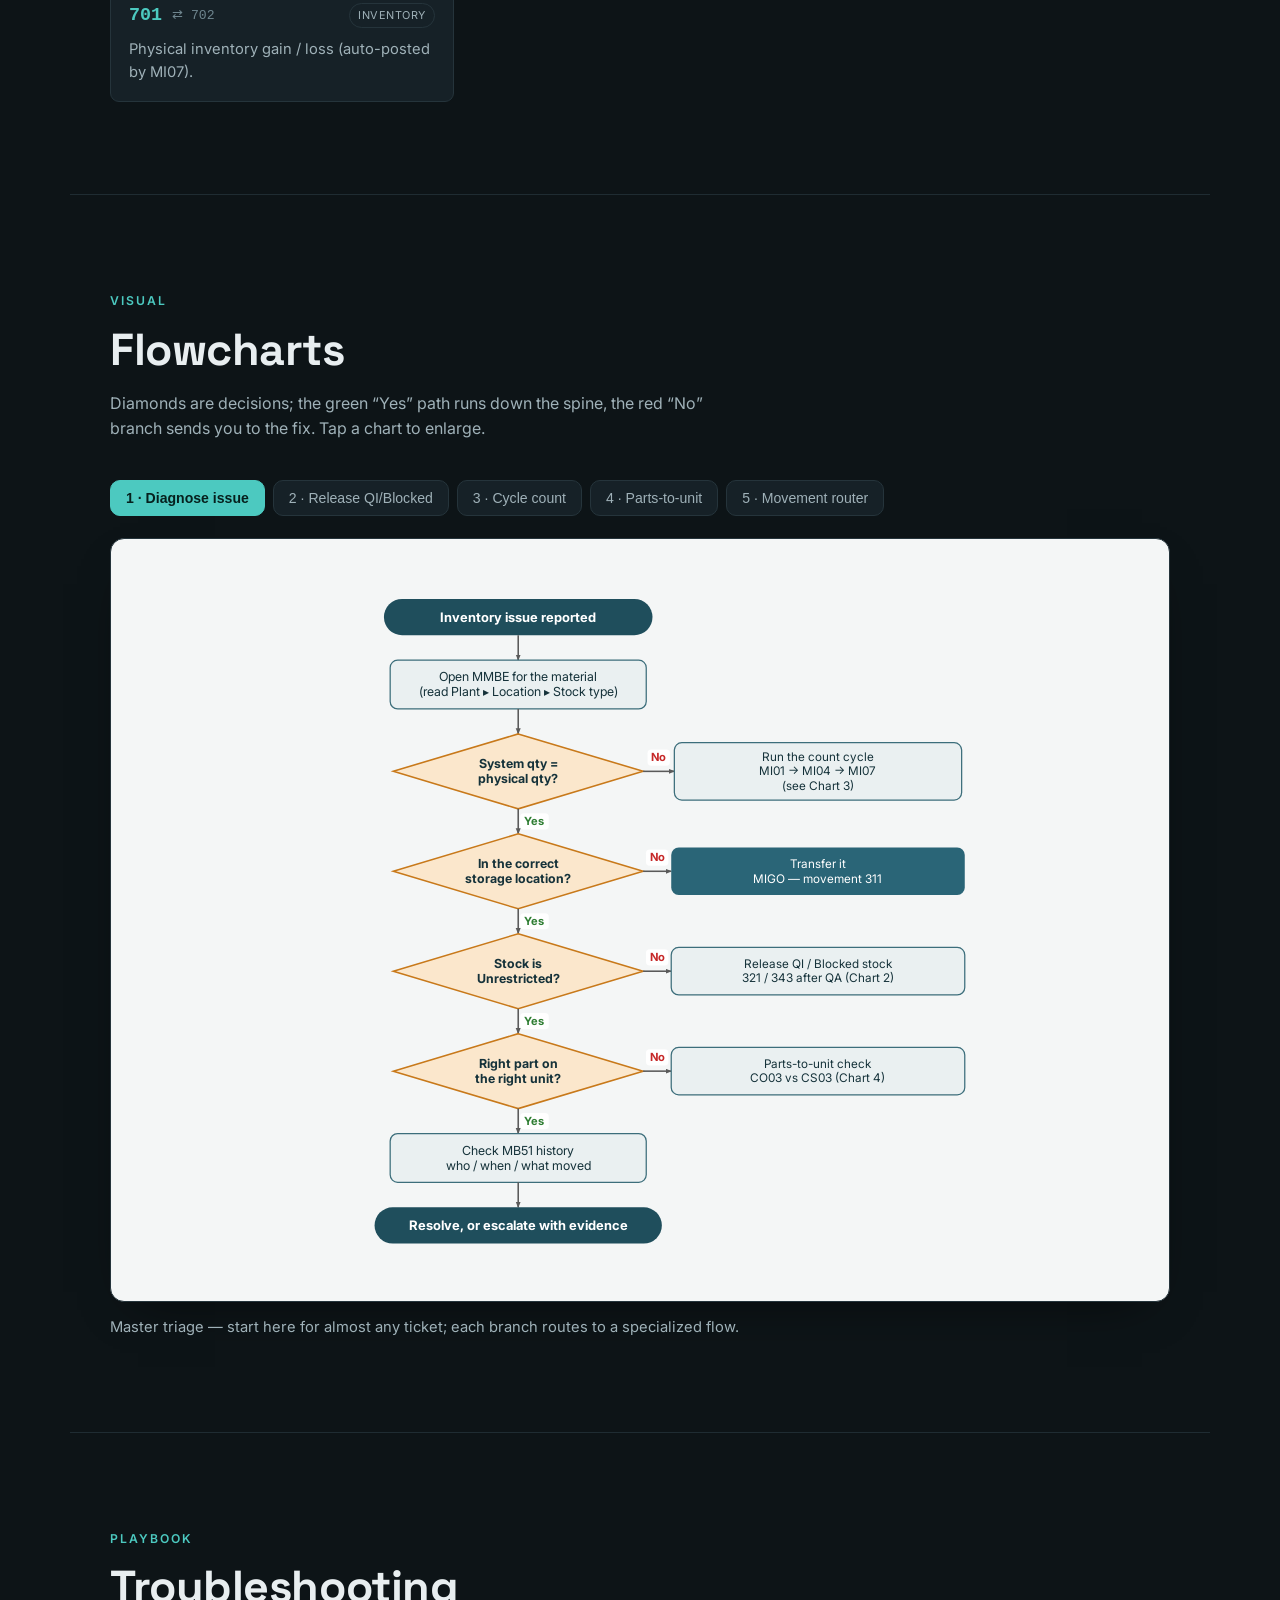
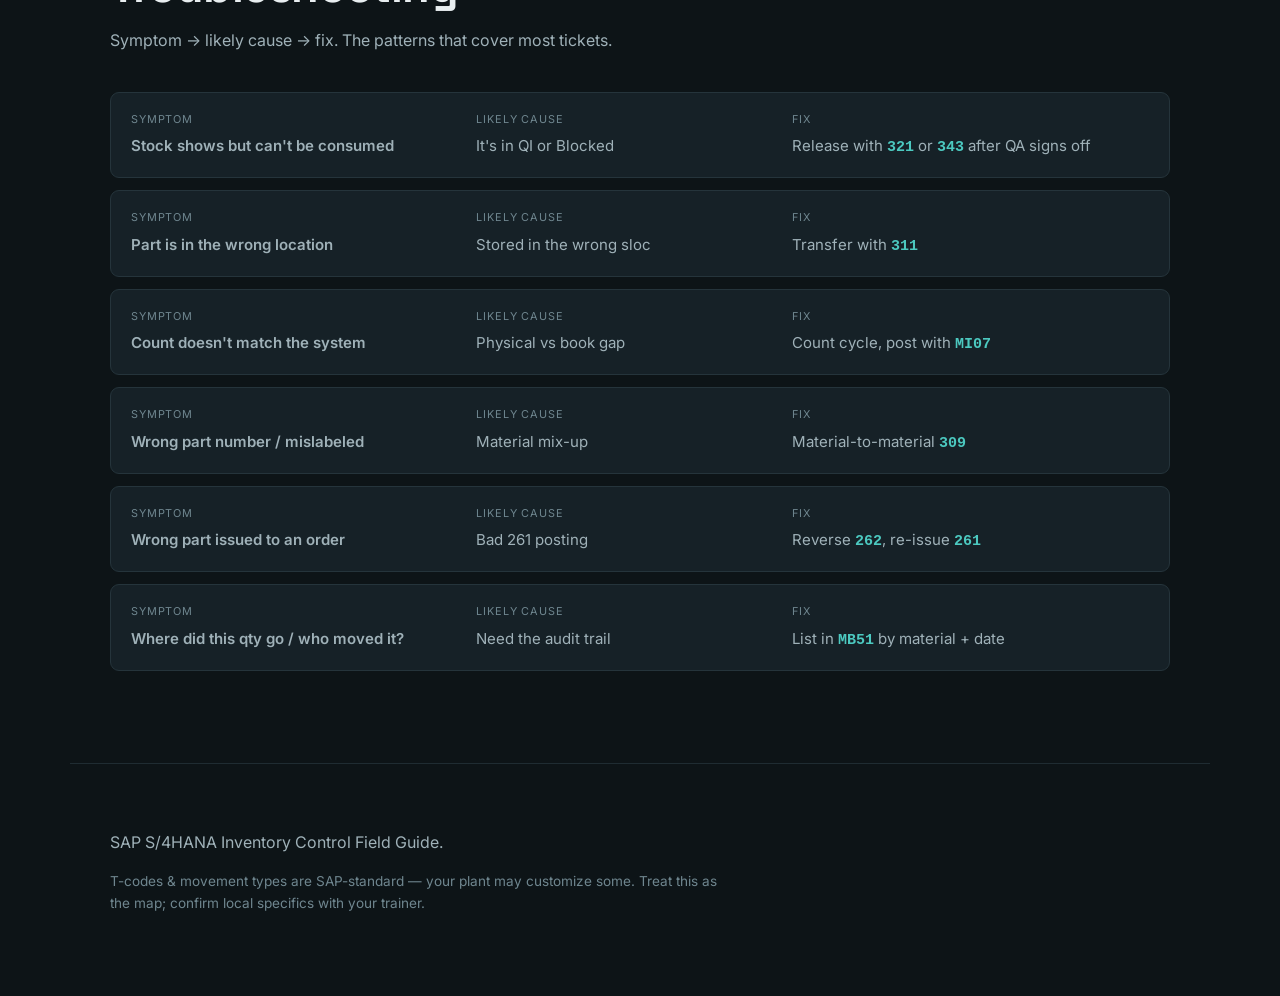
<file: demos/sap-guide/index.html>
<!DOCTYPE html>
<html lang="en" data-theme="dark">
<head>
  <meta charset="UTF-8" />
  <meta name="viewport" content="width=device-width, initial-scale=1.0" />
  <title>SAP S/4HANA — Inventory Control Field Guide</title>
  <meta name="description" content="Interactive field guide for SAP S/4HANA inventory control: t-codes, movement types, a stock simulator, flowcharts and a troubleshooting triage." />
  <link rel="preconnect" href="https://fonts.googleapis.com" />
  <link rel="preconnect" href="https://fonts.gstatic.com" crossorigin />
  <link href="https://fonts.googleapis.com/css2?family=Inter:wght@400;500;600;700&family=Space+Grotesk:wght@500;600;700&display=swap" rel="stylesheet" />
  <link rel="stylesheet" href="style.css" />
</head>
<body>
  <!-- ===== Top nav ===== -->
  <header class="nav" id="top">
    <a class="nav__brand" href="#top">
      <svg viewBox="0 0 24 24" width="22" height="22" aria-hidden="true" class="nav__logo">
        <path d="M3 7l9-4 9 4-9 4-9-4z" fill="none" stroke="currentColor" stroke-width="1.6" stroke-linejoin="round"/>
        <path d="M3 12l9 4 9-4M3 17l9 4 9-4" fill="none" stroke="currentColor" stroke-width="1.6" stroke-linejoin="round"/>
      </svg>
      <span>S/4HANA <strong>IC Guide</strong></span>
    </a>
    <nav class="nav__links" aria-label="Primary">
      <a href="#simulator">Simulator</a>
      <a href="#triage">Triage</a>
      <a href="#tcodes">T-codes</a>
      <a href="#movements">Movements</a>
      <a href="#flowcharts">Flowcharts</a>
      <a href="#troubleshoot">Fixes</a>
    </nav>
    <div class="nav__tools">
      <button id="themeToggle" class="icon-btn" type="button" title="Toggle light / dark" aria-label="Toggle light / dark">
        <svg class="icon-moon" viewBox="0 0 24 24" width="20" height="20" aria-hidden="true"><path d="M21 12.8A9 9 0 1 1 11.2 3a7 7 0 0 0 9.8 9.8z" fill="none" stroke="currentColor" stroke-width="1.7" stroke-linejoin="round"/></svg>
        <svg class="icon-sun" viewBox="0 0 24 24" width="20" height="20" aria-hidden="true"><circle cx="12" cy="12" r="4.2" fill="none" stroke="currentColor" stroke-width="1.7"/><path d="M12 2v2M12 20v2M2 12h2M20 12h2M4.9 4.9l1.4 1.4M17.7 17.7l1.4 1.4M19.1 4.9l-1.4 1.4M6.3 17.7l-1.4 1.4" stroke="currentColor" stroke-width="1.7" stroke-linecap="round"/></svg>
      </button>
    </div>
  </header>

  <!-- ===== Hero ===== -->
  <section class="hero">
    <div class="hero__inner">
      <p class="hero__eyebrow">Inventory Control &middot; Housekeeping &middot; Quality</p>
      <h1 class="hero__title">SAP S/4HANA<br /><span>Field Guide</span></h1>
      <p class="hero__lede">Everything for the IC desk in one place — t-codes, movement types, the stock screen explained interactively, and a triage that walks you to the right fix. Built for jumping between stations.</p>
      <div class="hero__search">
        <svg viewBox="0 0 24 24" width="20" height="20" aria-hidden="true"><circle cx="11" cy="11" r="7" fill="none" stroke="currentColor" stroke-width="1.8"/><path d="M21 21l-4.3-4.3" stroke="currentColor" stroke-width="1.8" stroke-linecap="round"/></svg>
        <input id="search" type="search" placeholder="Search a t-code or movement… (e.g. MMBE, 321, transfer)" autocomplete="off" />
      </div>
      <div id="searchResults" class="search-results" hidden></div>
    </div>
  </section>

  <main>
    <!-- ===== Stock simulator ===== -->
    <section id="simulator" class="section reveal">
      <div class="section__head">
        <span class="kicker">Interactive · MMBE</span>
        <h2>The stock screen, live</h2>
        <p class="section__sub">A simplified <strong>MMBE</strong> stock overview. Post a movement and watch quantities move between stock states — every action writes to the material-document log, just like the real audit trail. Try the <em>Undo</em> button to see the <strong>+1 reversal rule</strong> in action.</p>
      </div>

      <div class="sim">
        <div class="sim__board">
          <div class="sim__mathead">
            <div>
              <span class="sim__matlabel">Material</span>
              <span class="sim__matno">100-4471 · Bracket Assy</span>
            </div>
            <span class="sim__plant">Plant 1000</span>
          </div>
          <div id="simLocations" class="sim__locations"><!-- rendered --></div>
        </div>

        <div class="sim__side">
          <h3 class="sim__h3">Post a movement</h3>
          <div class="sim__loc-pick">
            <label for="simLoc">Location</label>
            <select id="simLoc"></select>
          </div>
          <div class="sim__actions" id="simActions"><!-- buttons rendered --></div>
          <button id="simUndo" class="btn btn--ghost" type="button" disabled>
            <svg viewBox="0 0 24 24" width="16" height="16" aria-hidden="true"><path d="M9 14L4 9l5-5" fill="none" stroke="currentColor" stroke-width="1.8" stroke-linecap="round" stroke-linejoin="round"/><path d="M4 9h10a6 6 0 0 1 0 12h-3" fill="none" stroke="currentColor" stroke-width="1.8" stroke-linecap="round" stroke-linejoin="round"/></svg>
            Undo last (posts reversal)
          </button>
          <button id="simReset" class="btn btn--text" type="button">Reset board</button>

          <h3 class="sim__h3 sim__h3--log">Material documents</h3>
          <ul id="simLog" class="sim__log"><li class="sim__log-empty">No movements posted yet.</li></ul>
        </div>
      </div>
    </section>

    <!-- ===== Triage wizard ===== -->
    <section id="triage" class="section reveal">
      <div class="section__head">
        <span class="kicker">Interactive · Decision tree</span>
        <h2>Inventory issue triage</h2>
        <p class="section__sub">Answer a few questions and land on the right screen and movement. This is Chart&nbsp;1, made clickable.</p>
      </div>
      <div class="wizard" id="wizard">
        <div class="wizard__progress"><span id="wizStep">Step 1</span></div>
        <div class="wizard__card" id="wizCard"><!-- rendered --></div>
        <div class="wizard__controls">
          <button id="wizBack" class="btn btn--text" type="button" disabled>← Back</button>
          <button id="wizRestart" class="btn btn--text" type="button">Restart</button>
        </div>
      </div>
    </section>

    <!-- ===== Stock types ===== -->
    <section id="stocktypes" class="section reveal">
      <div class="section__head">
        <span class="kicker">Concept</span>
        <h2>The three stock states</h2>
        <p class="section__sub">Every quantity sits in exactly one. Most “it’s in stock but can’t be used” tickets are just stock in the wrong state.</p>
      </div>
      <div class="cards-3" id="stockTypeCards"></div>
    </section>

    <!-- ===== T-codes ===== -->
    <section id="tcodes" class="section reveal">
      <div class="section__head">
        <span class="kicker">Reference</span>
        <h2>Transaction codes</h2>
        <p class="section__sub">Click any code to copy it. Filter with the <button class="inline-link" data-focus-search type="button">search bar</button>.</p>
      </div>
      <div class="filter-row" id="tcodeFilter"></div>
      <div class="tcode-grid" id="tcodeGrid"></div>
    </section>

    <!-- ===== Movements + reversal tool ===== -->
    <section id="movements" class="section reveal">
      <div class="section__head">
        <span class="kicker">Reference · Interactive</span>
        <h2>Movement types &amp; reversals</h2>
        <p class="section__sub">A movement type controls the stock update, the accounting, and the required fields — all at once. Type a number to find it and its reversal twin.</p>
      </div>
      <div class="reversal-tool">
        <div class="reversal-tool__in">
          <label for="revInput">Movement number</label>
          <input id="revInput" type="text" inputmode="numeric" placeholder="e.g. 321" maxlength="3" autocomplete="off" />
        </div>
        <div class="reversal-tool__out" id="revOut">
          <p class="reversal-tool__hint">Enter a 3-digit movement type above.</p>
        </div>
      </div>
      <div class="mvt-grid" id="mvtGrid"></div>
    </section>

    <!-- ===== Flowcharts ===== -->
    <section id="flowcharts" class="section reveal">
      <div class="section__head">
        <span class="kicker">Visual</span>
        <h2>Flowcharts</h2>
        <p class="section__sub">Diamonds are decisions; the green “Yes” path runs down the spine, the red “No” branch sends you to the fix. Tap a chart to enlarge.</p>
      </div>
      <div class="chart-tabs" id="chartTabs"></div>
      <figure class="chart-stage">
        <div class="chart-stage__canvas" id="chartCanvas"></div>
        <figcaption id="chartCaption"></figcaption>
      </figure>
    </section>

    <!-- ===== Troubleshooting ===== -->
    <section id="troubleshoot" class="section reveal">
      <div class="section__head">
        <span class="kicker">Playbook</span>
        <h2>Troubleshooting</h2>
        <p class="section__sub">Symptom → likely cause → fix. The patterns that cover most tickets.</p>
      </div>
      <div class="trouble-list" id="troubleList"></div>
    </section>
  </main>

  <footer class="footer">
    <p>SAP S/4HANA Inventory Control Field Guide.</p>
    <p class="footer__note">T-codes &amp; movement types are SAP-standard — your plant may customize some. Treat this as the map; confirm local specifics with your trainer.</p>
  </footer>

  <!-- Lightbox for charts -->
  <div class="lightbox" id="lightbox" hidden>
    <button class="lightbox__close icon-btn" id="lightboxClose" type="button" aria-label="Close">
      <svg viewBox="0 0 24 24" width="22" height="22" aria-hidden="true"><path d="M6 6l12 12M18 6L6 18" stroke="currentColor" stroke-width="2" stroke-linecap="round"/></svg>
    </button>
    <div class="lightbox__inner" id="lightboxInner"></div>
  </div>

  <script src="diagrams.js"></script>
  <script src="app.js"></script>
</body>
</html>
</file>
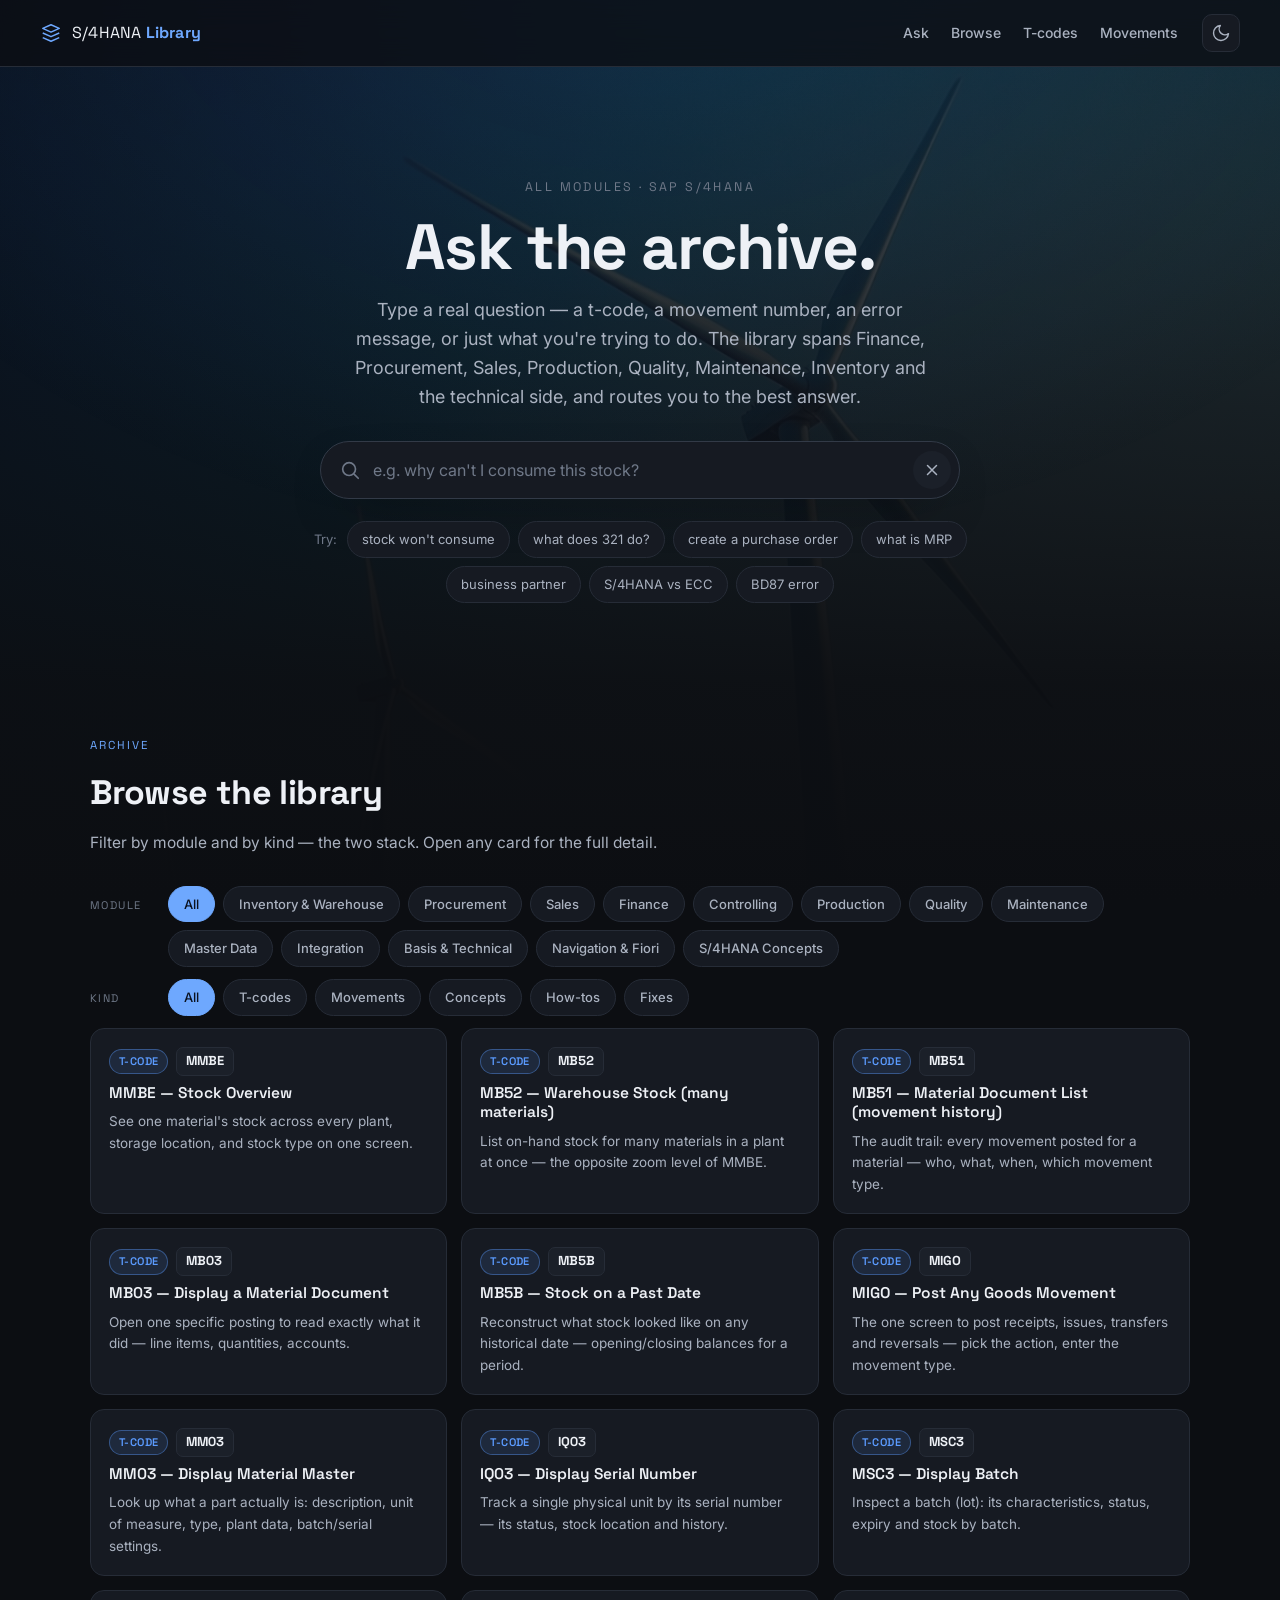
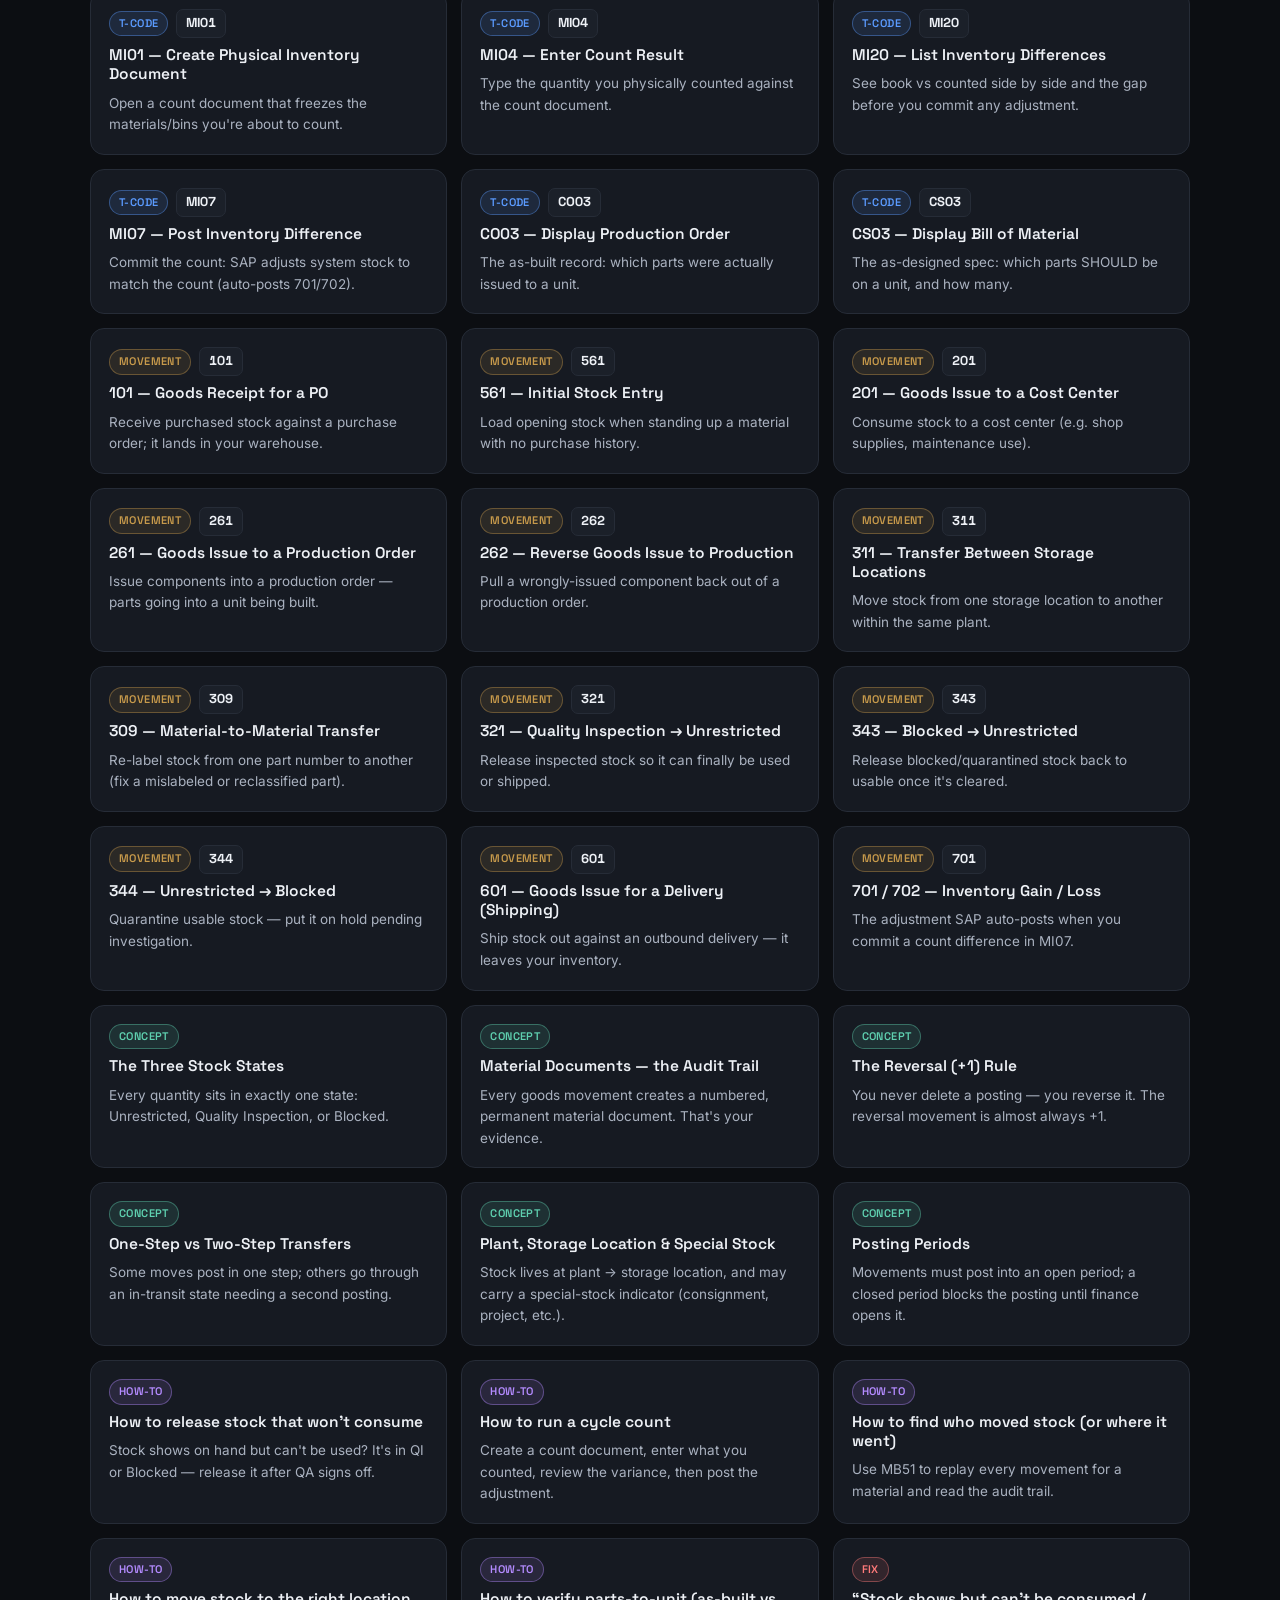
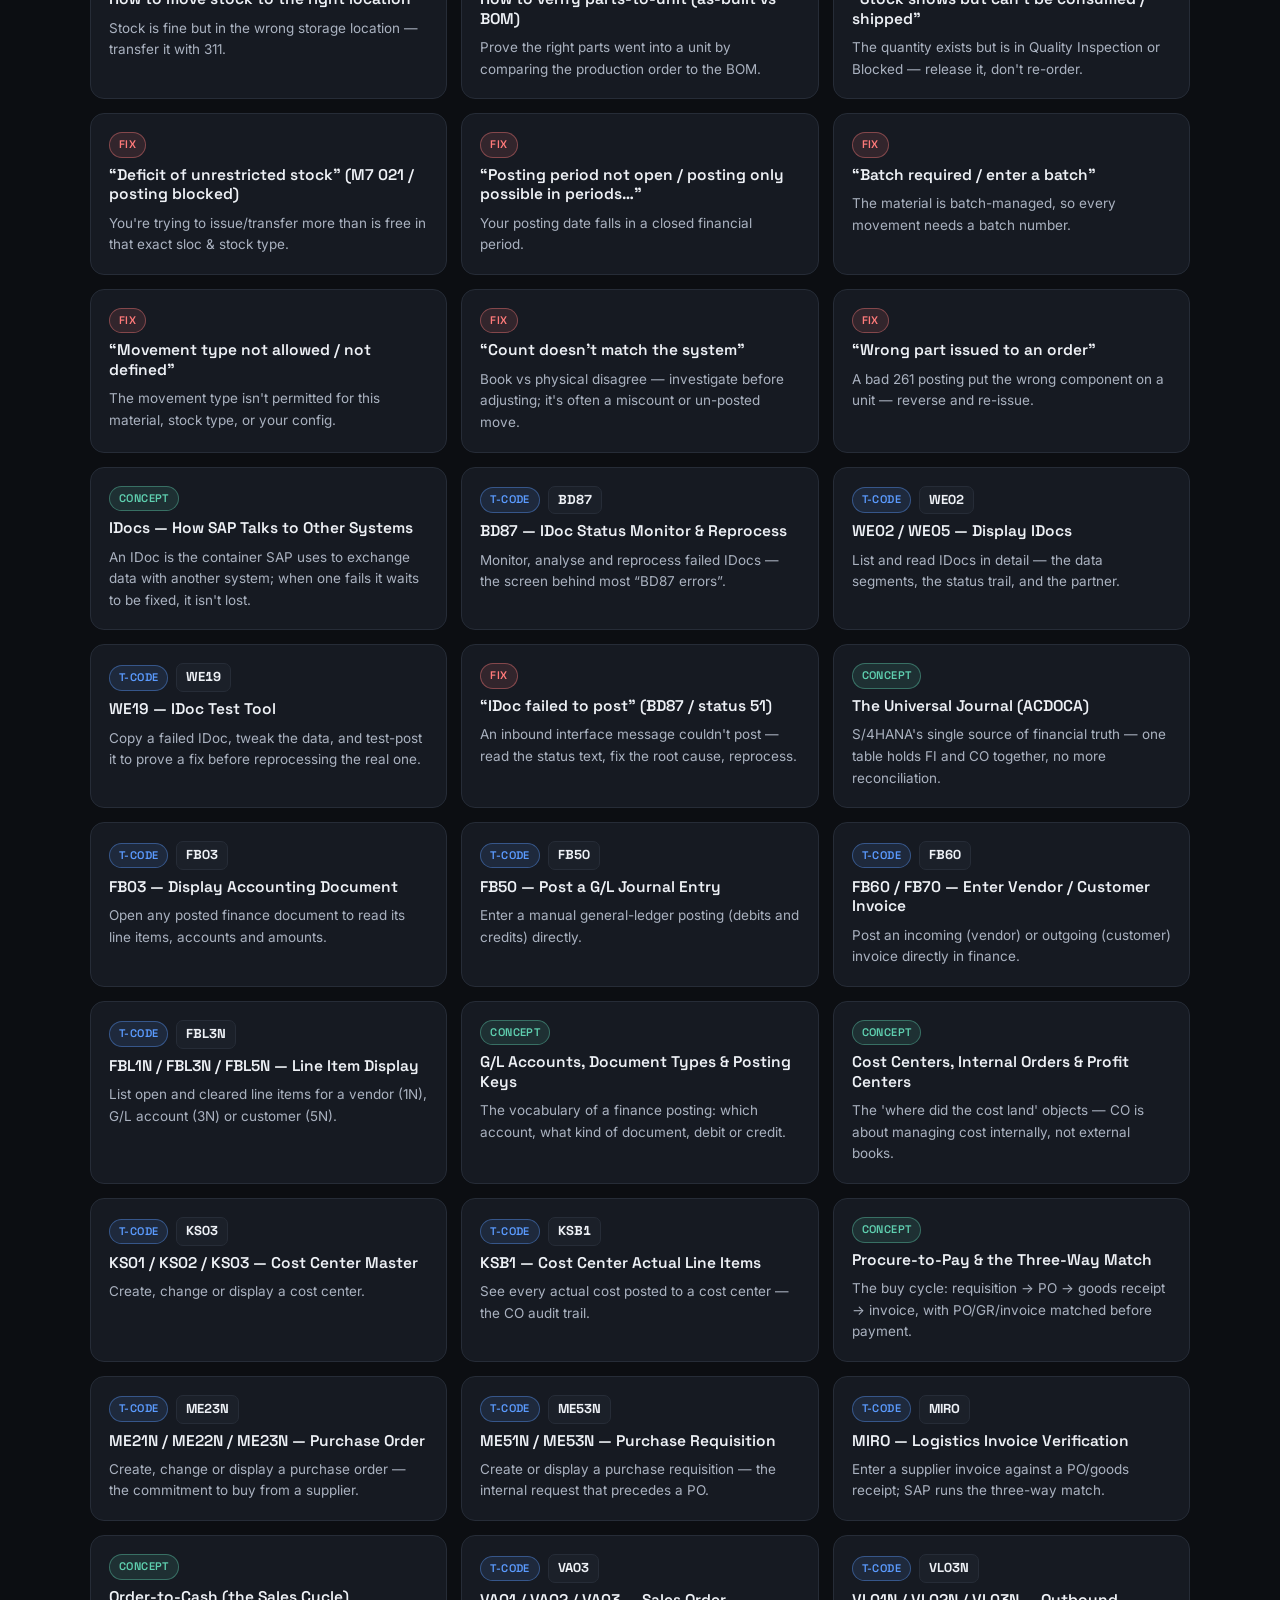
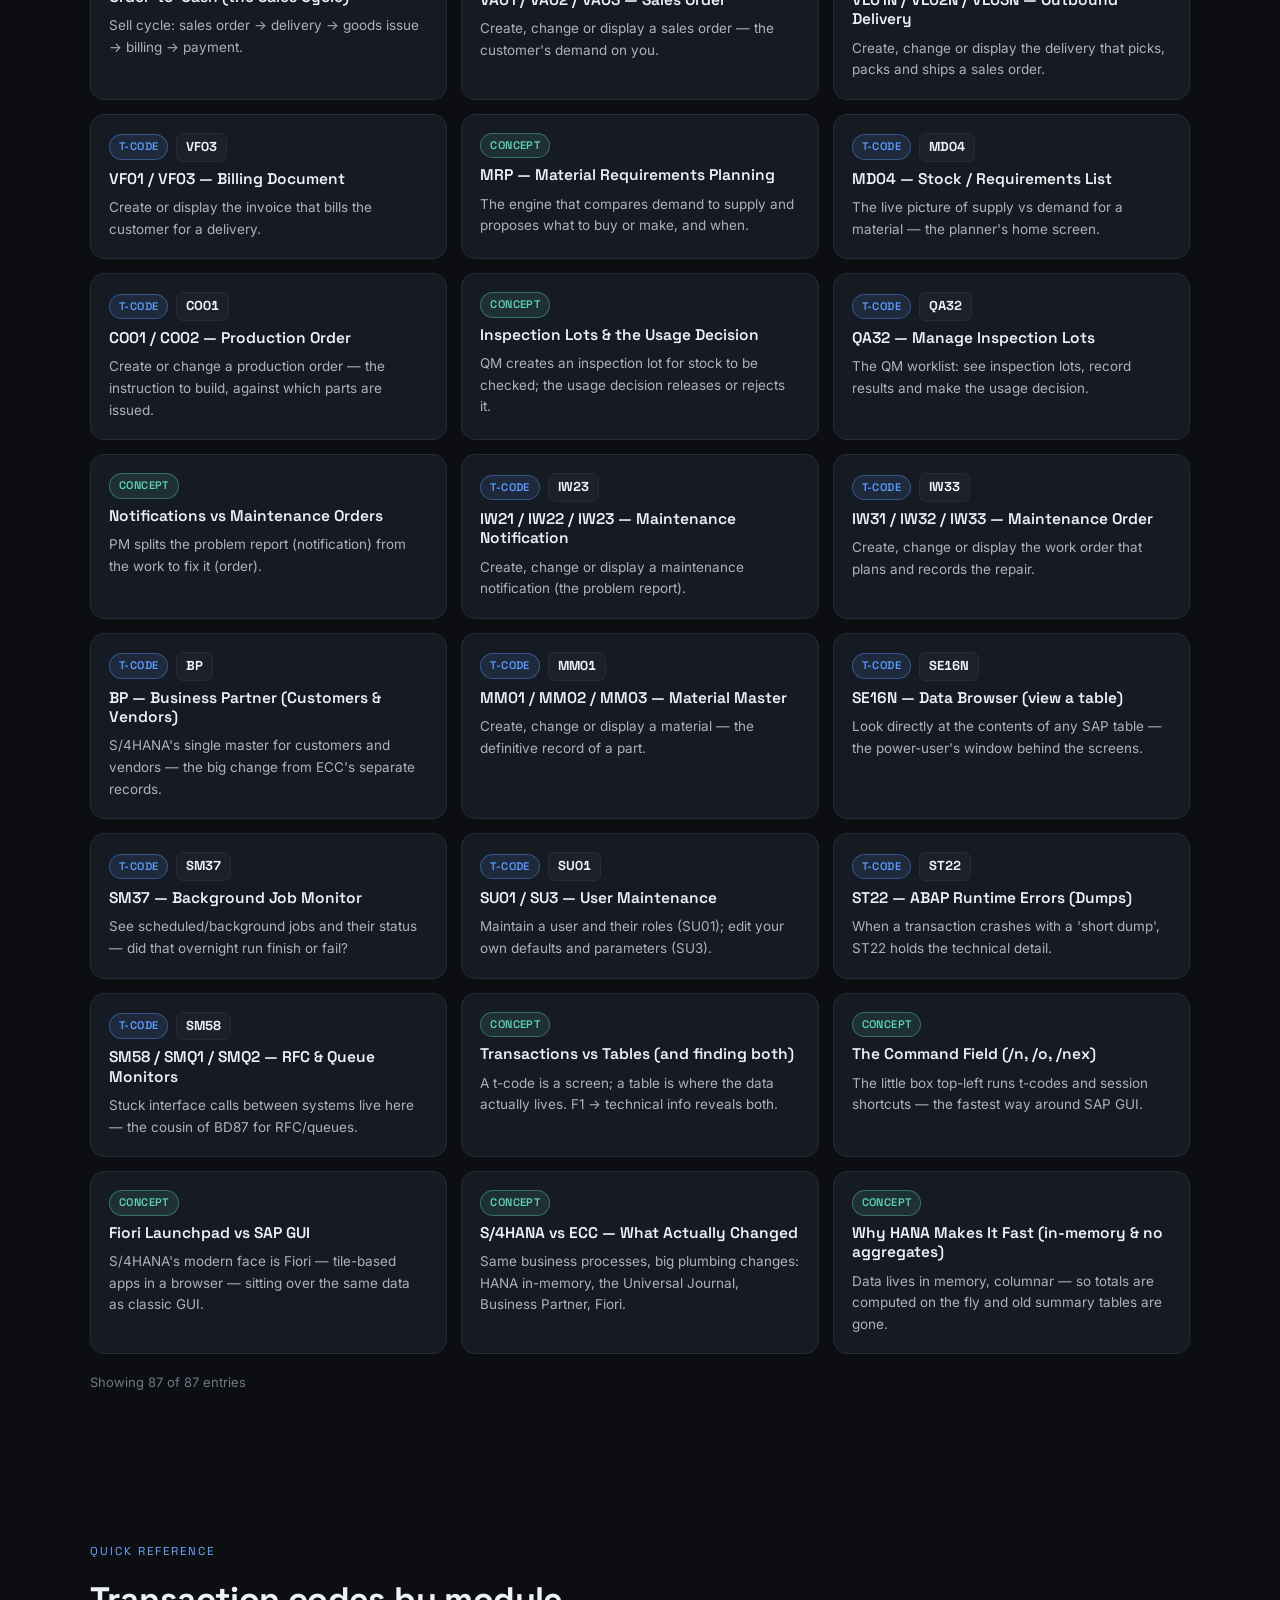
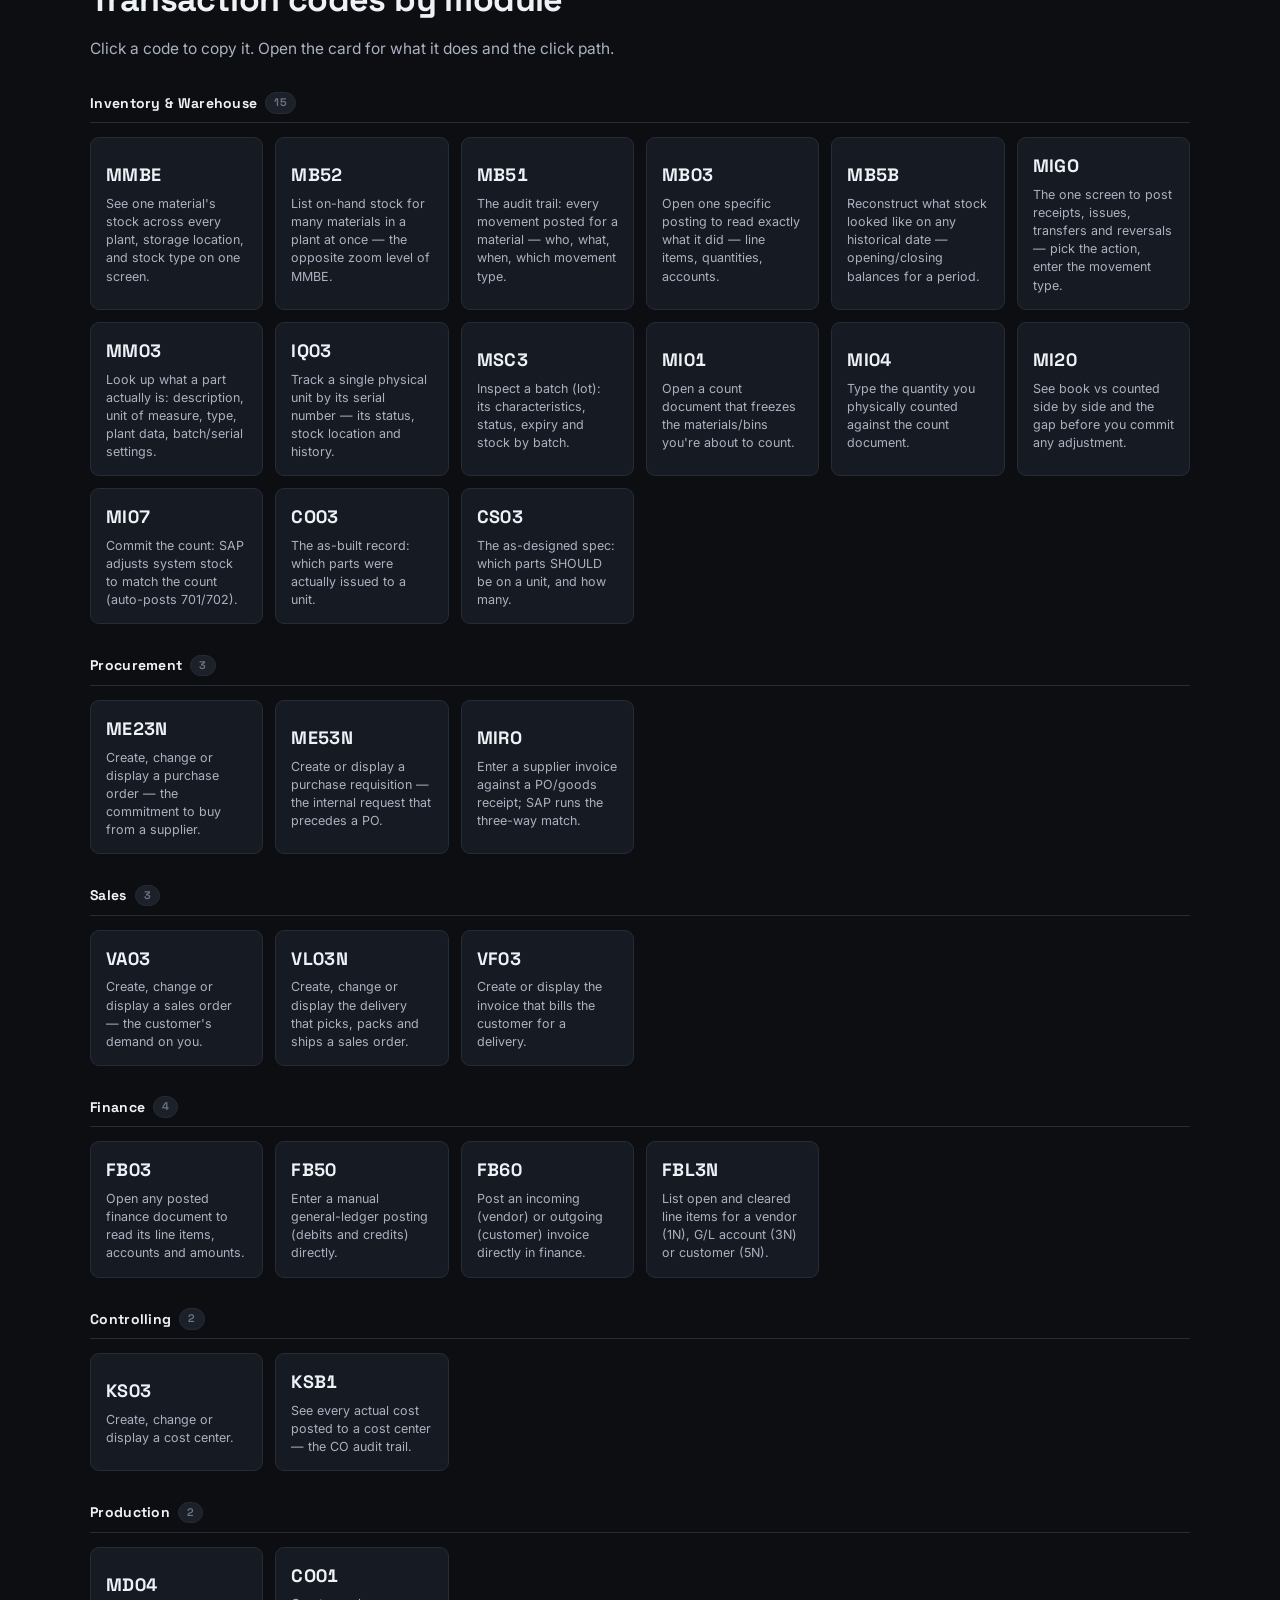
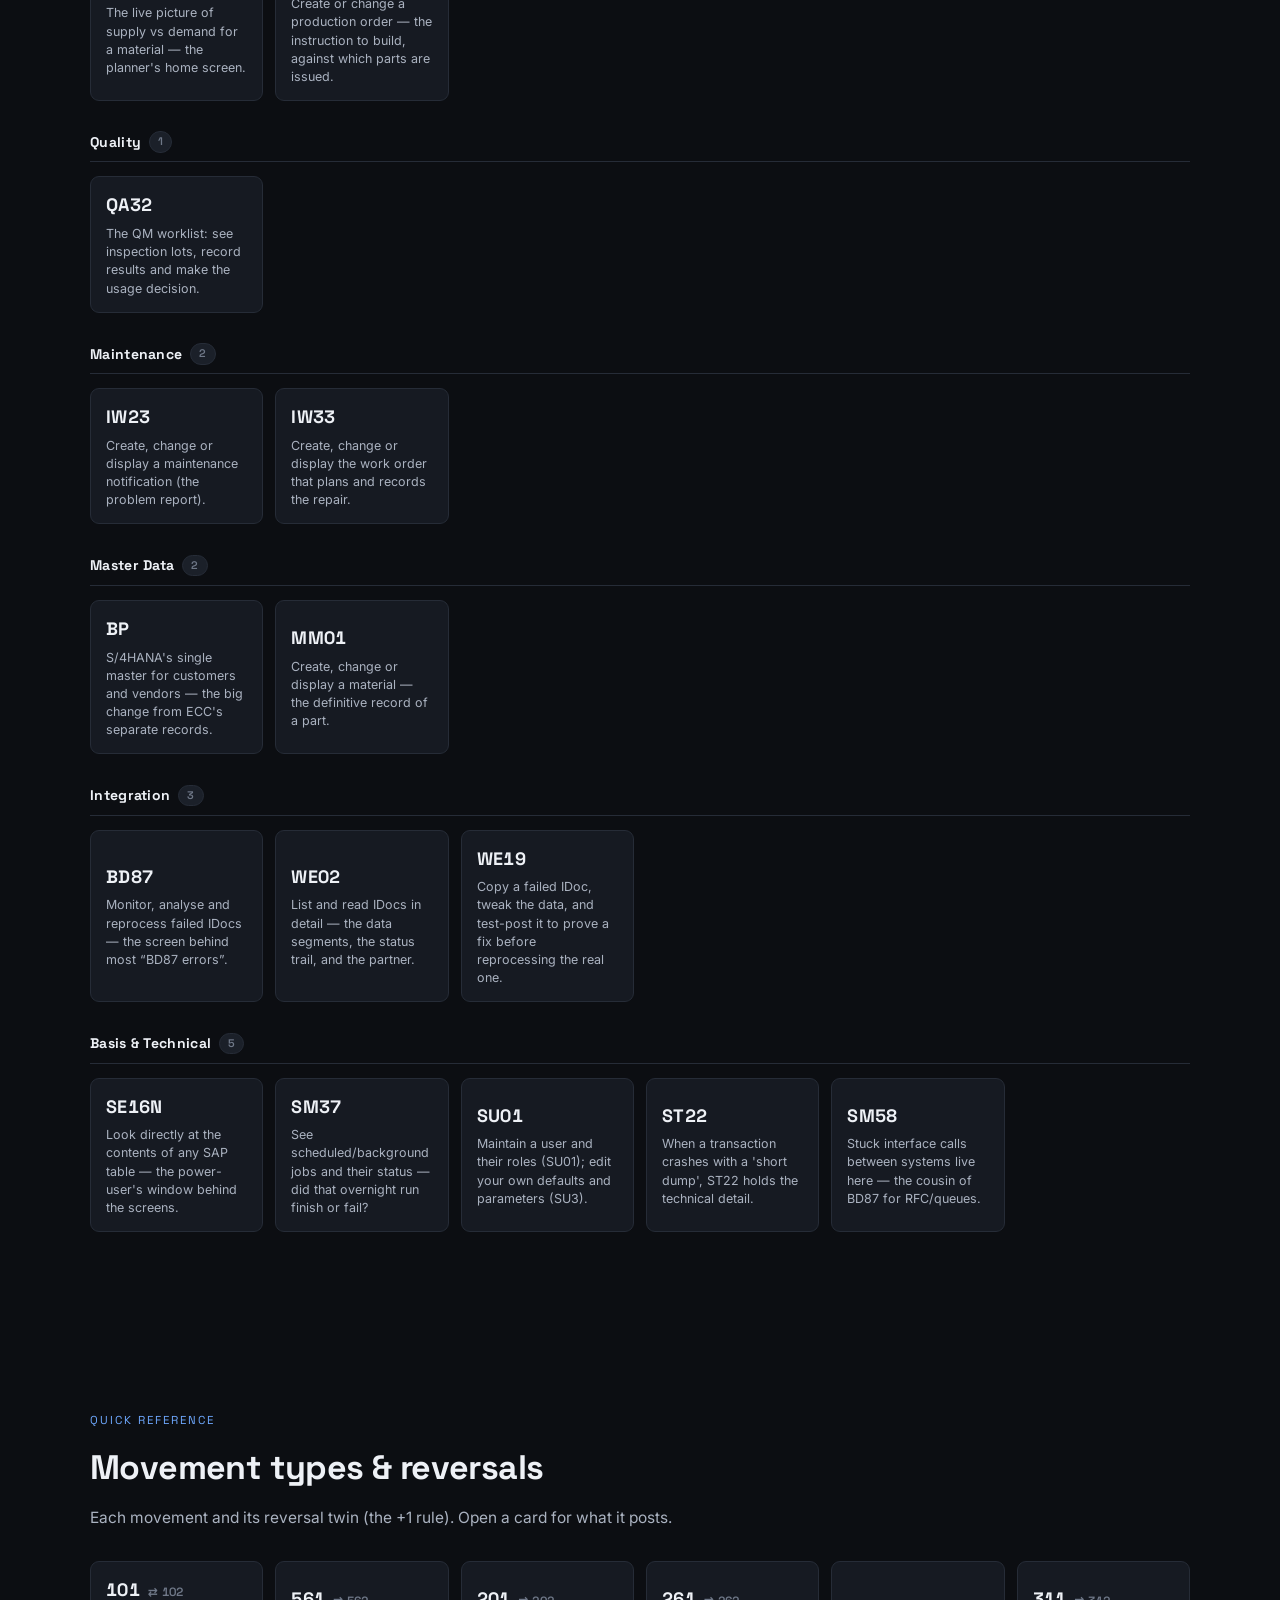
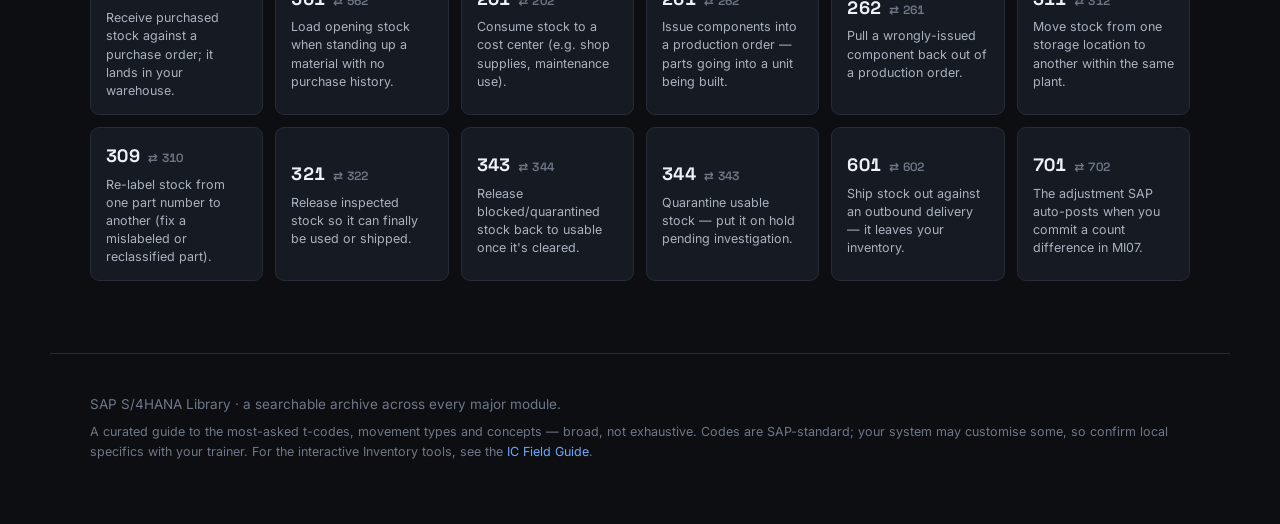
<file: demos/sap-library/index.html>
<!DOCTYPE html>
<html lang="en" data-theme="dark">
<head>
  <meta charset="UTF-8" />
  <meta name="viewport" content="width=device-width, initial-scale=1.0" />
  <title>SAP S/4HANA Library — Ask the Archive</title>
  <meta name="description" content="Ask a plain-English question and search a curated SAP S/4HANA inventory & warehouse archive: t-codes, movement types, concepts, how-tos and error fixes." />
  <link rel="preconnect" href="https://fonts.googleapis.com" />
  <link rel="preconnect" href="https://fonts.gstatic.com" crossorigin />
  <link href="https://fonts.googleapis.com/css2?family=Inter:wght@400;500;600;700&family=Space+Grotesk:wght@500;600;700&display=swap" rel="stylesheet" />
  <link rel="stylesheet" href="style.css" />
</head>
<body>
  <!-- ===== Top nav ===== -->
  <header class="nav" id="top">
    <a class="nav__brand" href="#top">
      <svg viewBox="0 0 24 24" width="22" height="22" aria-hidden="true" class="nav__logo">
        <path d="M3 7l9-4 9 4-9 4-9-4z" fill="none" stroke="currentColor" stroke-width="1.6" stroke-linejoin="round"/>
        <path d="M3 12l9 4 9-4M3 17l9 4 9-4" fill="none" stroke="currentColor" stroke-width="1.6" stroke-linejoin="round"/>
      </svg>
      <span>S/4HANA <strong>Library</strong></span>
    </a>
    <nav class="nav__links" aria-label="Primary">
      <a href="#ask">Ask</a>
      <a href="#browse">Browse</a>
      <a href="#tcodes">T-codes</a>
      <a href="#movements">Movements</a>
    </nav>
    <div class="nav__tools">
      <button id="themeToggle" class="icon-btn" type="button" title="Toggle light / dark" aria-label="Toggle light / dark">
        <svg class="icon-moon" viewBox="0 0 24 24" width="20" height="20" aria-hidden="true"><path d="M21 12.8A9 9 0 1 1 11.2 3a7 7 0 0 0 9.8 9.8z" fill="none" stroke="currentColor" stroke-width="1.7" stroke-linejoin="round"/></svg>
        <svg class="icon-sun" viewBox="0 0 24 24" width="20" height="20" aria-hidden="true"><circle cx="12" cy="12" r="4.2" fill="none" stroke="currentColor" stroke-width="1.7"/><path d="M12 2v2M12 20v2M2 12h2M20 12h2M4.9 4.9l1.4 1.4M17.7 17.7l1.4 1.4M19.1 4.9l-1.4 1.4M6.3 17.7l-1.4 1.4" stroke="currentColor" stroke-width="1.7" stroke-linecap="round"/></svg>
      </button>
    </div>
  </header>

  <!-- ===== Ask / hero ===== -->
  <section class="ask" id="ask">
    <div class="ask__inner">
      <p class="ask__eyebrow">All modules &middot; SAP S/4HANA</p>
      <h1 class="ask__title">Ask the archive.</h1>
      <p class="ask__lede">Type a real question — a t-code, a movement number, an error message, or just what you're trying to do. The library spans Finance, Procurement, Sales, Production, Quality, Maintenance, Inventory and the technical side, and routes you to the best answer.</p>

      <div class="ask__box" role="search">
        <svg class="ask__icon" viewBox="0 0 24 24" width="22" height="22" aria-hidden="true"><circle cx="11" cy="11" r="7" fill="none" stroke="currentColor" stroke-width="1.8"/><path d="M21 21l-4.3-4.3" stroke="currentColor" stroke-width="1.8" stroke-linecap="round"/></svg>
        <input id="ask-input" type="search" autocomplete="off" spellcheck="false"
          placeholder="e.g. why can't I consume this stock?" aria-label="Ask the SAP library" />
        <button id="ask-clear" class="ask__clear" type="button" hidden aria-label="Clear">
          <svg viewBox="0 0 24 24" width="18" height="18" aria-hidden="true"><path d="M6 6l12 12M18 6L6 18" stroke="currentColor" stroke-width="2" stroke-linecap="round"/></svg>
        </button>
      </div>

      <div class="ask__chips" id="ask-chips">
        <span class="ask__chips-label">Try:</span>
        <button class="suggest" type="button">stock won't consume</button>
        <button class="suggest" type="button">what does 321 do?</button>
        <button class="suggest" type="button">create a purchase order</button>
        <button class="suggest" type="button">what is MRP</button>
        <button class="suggest" type="button">business partner</button>
        <button class="suggest" type="button">S/4HANA vs ECC</button>
        <button class="suggest" type="button">BD87 error</button>
      </div>
    </div>
  </section>

  <main>
    <!-- ===== Results ===== -->
    <section id="results" class="results" hidden aria-live="polite">
      <div class="results__head">
        <h2 id="results-title">Answers</h2>
        <button id="results-back" class="btn btn--text" type="button">Clear search</button>
      </div>
      <div id="results-list" class="results__list"></div>
    </section>

    <!-- ===== Browse archive ===== -->
    <section id="browse" class="section reveal">
      <div class="section__head">
        <span class="kicker">Archive</span>
        <h2>Browse the library</h2>
        <p class="section__sub">Filter by module and by kind — the two stack. Open any card for the full detail.</p>
      </div>
      <div class="filter-block">
        <span class="filter-block__label">Module</span>
        <div class="filter-row" id="module-filter"></div>
      </div>
      <div class="filter-block">
        <span class="filter-block__label">Kind</span>
        <div class="filter-row" id="type-filter"></div>
      </div>
      <div class="card-grid" id="browse-grid"></div>
      <p class="browse-count" id="browse-count"></p>
    </section>

    <!-- ===== Quick reference: t-codes ===== -->
    <section id="tcodes" class="section reveal">
      <div class="section__head">
        <span class="kicker">Quick reference</span>
        <h2>Transaction codes by module</h2>
        <p class="section__sub">Click a code to copy it. Open the card for what it does and the click path.</p>
      </div>
      <div id="tcode-groups"></div>
    </section>

    <!-- ===== Quick reference: movements ===== -->
    <section id="movements" class="section reveal">
      <div class="section__head">
        <span class="kicker">Quick reference</span>
        <h2>Movement types &amp; reversals</h2>
        <p class="section__sub">Each movement and its reversal twin (the +1 rule). Open a card for what it posts.</p>
      </div>
      <div class="ref-grid" id="mvt-grid"></div>
    </section>
  </main>

  <footer class="footer">
    <p>SAP S/4HANA Library &middot; a searchable archive across every major module.</p>
    <p class="footer__note">A curated guide to the most-asked t-codes, movement types and concepts — broad, not exhaustive. Codes are SAP-standard; your system may customise some, so confirm local specifics with your trainer. For the interactive Inventory tools, see the <a href="../sap-guide/index.html">IC Field Guide</a>.</p>
  </footer>

  <!-- ===== Detail drawer ===== -->
  <div class="drawer" id="drawer" hidden>
    <div class="drawer__scrim" id="drawer-scrim"></div>
    <aside class="drawer__panel" role="dialog" aria-modal="true" aria-labelledby="drawer-title">
      <button class="drawer__close icon-btn" id="drawer-close" type="button" aria-label="Close">
        <svg viewBox="0 0 24 24" width="22" height="22" aria-hidden="true"><path d="M6 6l12 12M18 6L6 18" stroke="currentColor" stroke-width="2" stroke-linecap="round"/></svg>
      </button>
      <div class="drawer__body" id="drawer-body"></div>
    </aside>
  </div>

  <script src="knowledge.js"></script>
  <script src="knowledge-modules.js"></script>
  <script src="search.js"></script>
  <script src="app.js"></script>
</body>
</html>
</file>
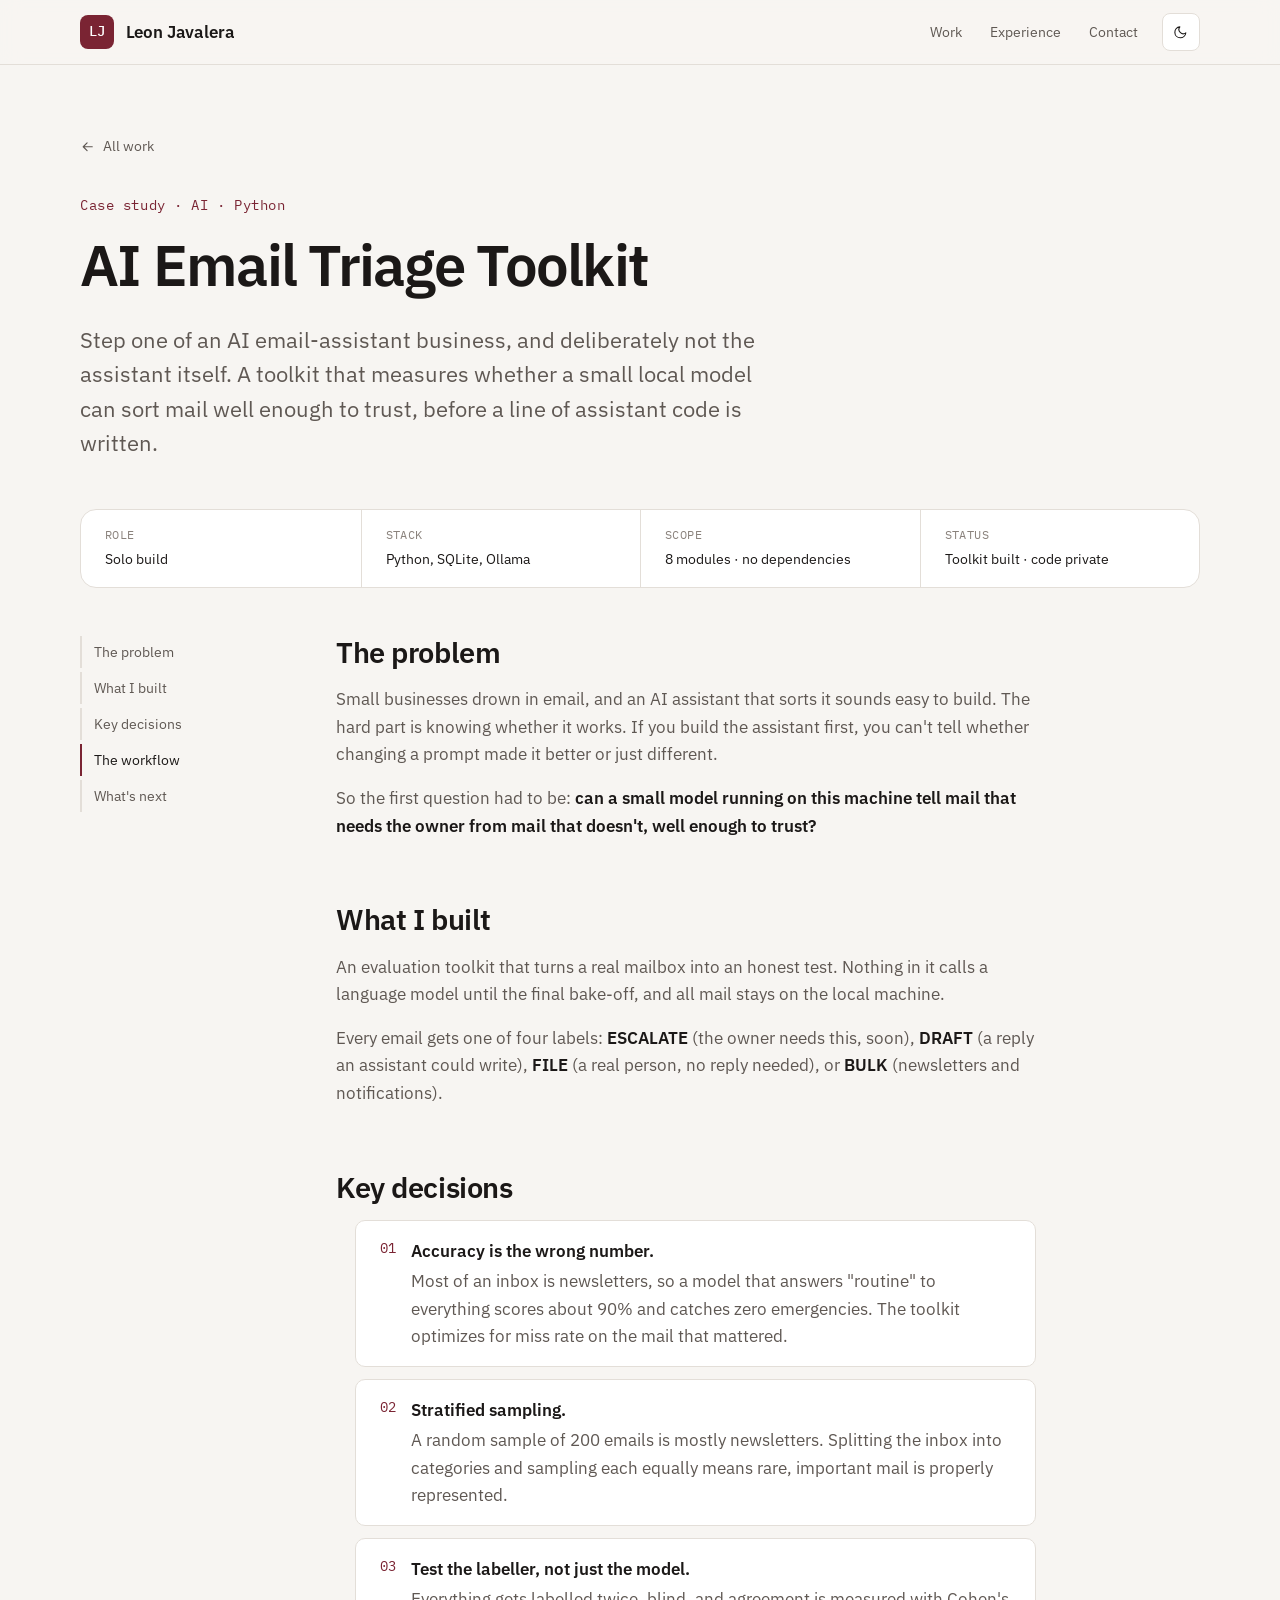
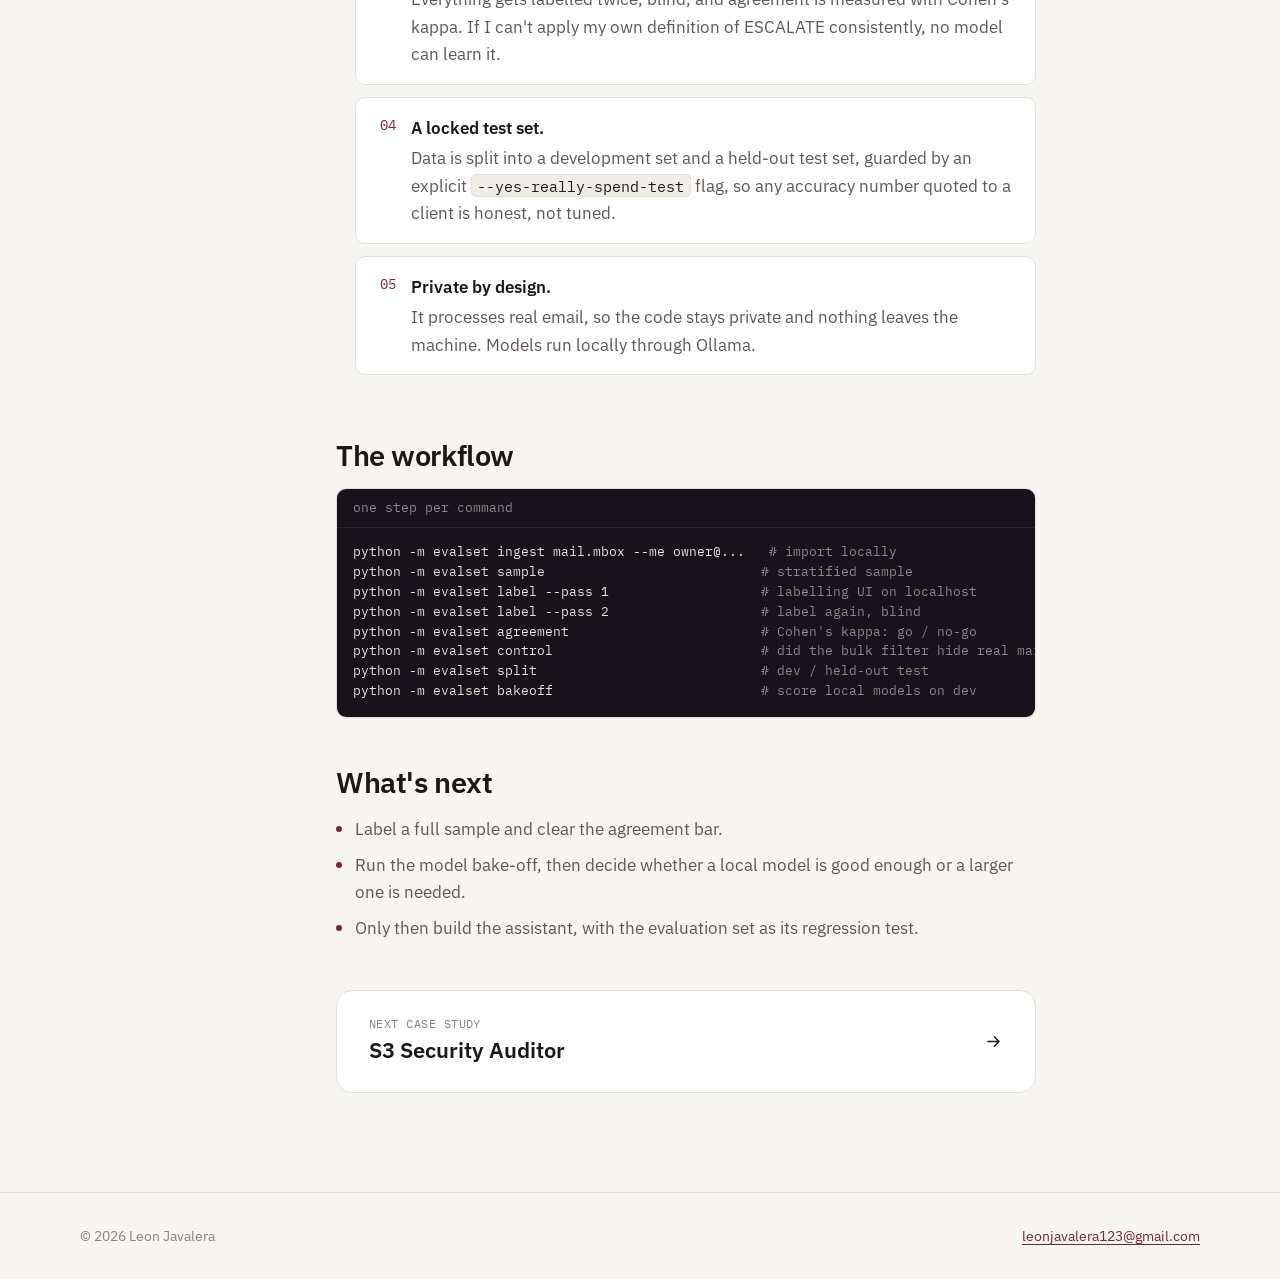
<file: projects/ai-email-triage.html>
<!doctype html>
<html lang="en" class="no-js">
<head>
  <meta charset="utf-8">
  <meta name="viewport" content="width=device-width, initial-scale=1">
  <title>AI Email Triage Toolkit | Leon Javalera</title>
  <meta name="description" content="Case study: an evaluation toolkit that measures whether a small local AI model can triage email well enough to trust, before any assistant is built.">
  <meta name="theme-color" content="#7a2433">
  <meta property="og:title" content="AI Email Triage Toolkit | Leon Javalera">
  <meta property="og:image" content="https://leonjavalera123-ctrl.github.io/assets/img/headshot-600.jpg">
  <link rel="icon" href="../assets/img/favicon.svg" type="image/svg+xml">
  <link rel="preconnect" href="https://fonts.googleapis.com">
  <link rel="preconnect" href="https://fonts.gstatic.com" crossorigin>
  <link rel="stylesheet" href="https://fonts.googleapis.com/css2?family=IBM+Plex+Mono:wght@400;500&family=IBM+Plex+Sans:wght@400;500;600&display=swap">
  <link rel="stylesheet" href="../css/style.css">
  <script src="../js/theme-init.js"></script>
</head>
<body>
  <a class="skip-link" href="#main">Skip to content</a>
  <header class="site-header">
    <div class="container">
      <a class="brand" href="../index.html" aria-label="Leon Javalera, home">
        <span class="monogram" aria-hidden="true">LJ</span>
        <span>Leon Javalera</span>
      </a>
      <nav class="nav" aria-label="Main">
        <a href="../index.html#work" class="nav-keep">Work</a>
        <a href="../index.html#experience">Experience</a>
        <a href="../index.html#contact">Contact</a>
        <button class="theme-toggle" type="button" aria-label="Switch theme">
          <svg class="icon icon-moon" viewBox="0 0 24 24" fill="none" stroke="currentColor" stroke-width="1.8" stroke-linecap="round" stroke-linejoin="round" aria-hidden="true"><path d="M21 12.8A9 9 0 1 1 11.2 3a7 7 0 0 0 9.8 9.8Z"/></svg>
          <svg class="icon icon-sun" viewBox="0 0 24 24" fill="none" stroke="currentColor" stroke-width="1.8" stroke-linecap="round" aria-hidden="true"><circle cx="12" cy="12" r="4"/><path d="M12 2v2M12 20v2M4.9 4.9l1.4 1.4M17.7 17.7l1.4 1.4M2 12h2M20 12h2M4.9 19.1l1.4-1.4M17.7 6.3l1.4-1.4"/></svg>
        </button>
      </nav>
    </div>
  </header>

  <main id="main">
    <section class="case-hero">
      <div class="container">
        <a class="back-link" href="../index.html#work">
          <svg class="icon" viewBox="0 0 24 24" fill="none" stroke="currentColor" stroke-width="1.8" stroke-linecap="round" stroke-linejoin="round" aria-hidden="true"><path d="M5 12h14M13 6l6 6-6 6"/></svg>
          All work
        </a>
        <span class="eyebrow reveal">Case study &middot; AI &middot; Python</span>
        <h1 class="reveal reveal-delay-1">AI Email Triage Toolkit</h1>
        <p class="lede reveal reveal-delay-2">Step one of an AI email-assistant business, and deliberately not the assistant itself. A toolkit that measures whether a small local model can sort mail well enough to trust, before a line of assistant code is written.</p>
        <dl class="facts reveal reveal-delay-3">
          <div><dt>Role</dt><dd>Solo build</dd></div>
          <div><dt>Stack</dt><dd>Python, SQLite, Ollama</dd></div>
          <div><dt>Scope</dt><dd>8 modules &middot; no dependencies</dd></div>
          <div><dt>Status</dt><dd>Toolkit built &middot; code private</dd></div>
        </dl>
      </div>
    </section>

    <div class="container case-body">
      <nav class="toc" aria-label="On this page">
        <a href="#problem">The problem</a>
        <a href="#built">What I built</a>
        <a href="#decisions">Key decisions</a>
        <a href="#workflow">The workflow</a>
        <a href="#next">What's next</a>
      </nav>

      <article class="prose">
        <section id="problem" class="reveal">
          <h2>The problem</h2>
          <p>Small businesses drown in email, and an AI assistant that sorts it sounds easy to build. The hard part is knowing whether it works. If you build the assistant first, you can't tell whether changing a prompt made it better or just different.</p>
          <p>So the first question had to be: <strong>can a small model running on this machine tell mail that needs the owner from mail that doesn't, well enough to trust?</strong></p>
        </section>

        <section id="built" class="reveal">
          <h2>What I built</h2>
          <p>An evaluation toolkit that turns a real mailbox into an honest test. Nothing in it calls a language model until the final bake-off, and all mail stays on the local machine.</p>
          <p>Every email gets one of four labels: <strong>ESCALATE</strong> (the owner needs this, soon), <strong>DRAFT</strong> (a reply an assistant could write), <strong>FILE</strong> (a real person, no reply needed), or <strong>BULK</strong> (newsletters and notifications).</p>
        </section>

        <section id="decisions" class="reveal">
          <h2>Key decisions</h2>
          <ol class="decision">
            <li><strong>Accuracy is the wrong number.</strong> Most of an inbox is newsletters, so a model that answers "routine" to everything scores about 90% and catches zero emergencies. The toolkit optimizes for miss rate on the mail that mattered.</li>
            <li><strong>Stratified sampling.</strong> A random sample of 200 emails is mostly newsletters. Splitting the inbox into categories and sampling each equally means rare, important mail is properly represented.</li>
            <li><strong>Test the labeller, not just the model.</strong> Everything gets labelled twice, blind, and agreement is measured with Cohen's kappa. If I can't apply my own definition of ESCALATE consistently, no model can learn it.</li>
            <li><strong>A locked test set.</strong> Data is split into a development set and a held-out test set, guarded by an explicit <code>--yes-really-spend-test</code> flag, so any accuracy number quoted to a client is honest, not tuned.</li>
            <li><strong>Private by design.</strong> It processes real email, so the code stays private and nothing leaves the machine. Models run locally through Ollama.</li>
          </ol>
        </section>

        <section id="workflow" class="reveal">
          <h2>The workflow</h2>
          <pre class="terminal"><span class="term-bar">one step per command</span><code>python -m evalset ingest mail.mbox --me owner@...   <span class="t-dim"># import locally</span>
python -m evalset sample                           <span class="t-dim"># stratified sample</span>
python -m evalset label --pass 1                   <span class="t-dim"># labelling UI on localhost</span>
python -m evalset label --pass 2                   <span class="t-dim"># label again, blind</span>
python -m evalset agreement                        <span class="t-dim"># Cohen's kappa: go / no-go</span>
python -m evalset control                          <span class="t-dim"># did the bulk filter hide real mail?</span>
python -m evalset split                            <span class="t-dim"># dev / held-out test</span>
python -m evalset bakeoff                          <span class="t-dim"># score local models on dev</span></code></pre>
        </section>

        <section id="next" class="reveal">
          <h2>What's next</h2>
          <ul>
            <li>Label a full sample and clear the agreement bar.</li>
            <li>Run the model bake-off, then decide whether a local model is good enough or a larger one is needed.</li>
            <li>Only then build the assistant, with the evaluation set as its regression test.</li>
          </ul>
          <a class="next-case" href="s3-security-auditor.html">
            <span><small>Next case study</small><strong>S3 Security Auditor</strong></span>
            <svg class="icon" viewBox="0 0 24 24" fill="none" stroke="currentColor" stroke-width="1.8" stroke-linecap="round" stroke-linejoin="round" aria-hidden="true"><path d="M5 12h14M13 6l6 6-6 6"/></svg>
          </a>
        </section>
      </article>
    </div>
  </main>

  <footer class="site-footer">
    <div class="container">
      <p>&copy; <span data-year>2026</span> Leon Javalera</p>
      <p><a href="mailto:leonjavalera123@gmail.com">leonjavalera123@gmail.com</a></p>
    </div>
  </footer>
  <script src="../js/main.js"></script>
</body>
</html>
</file>
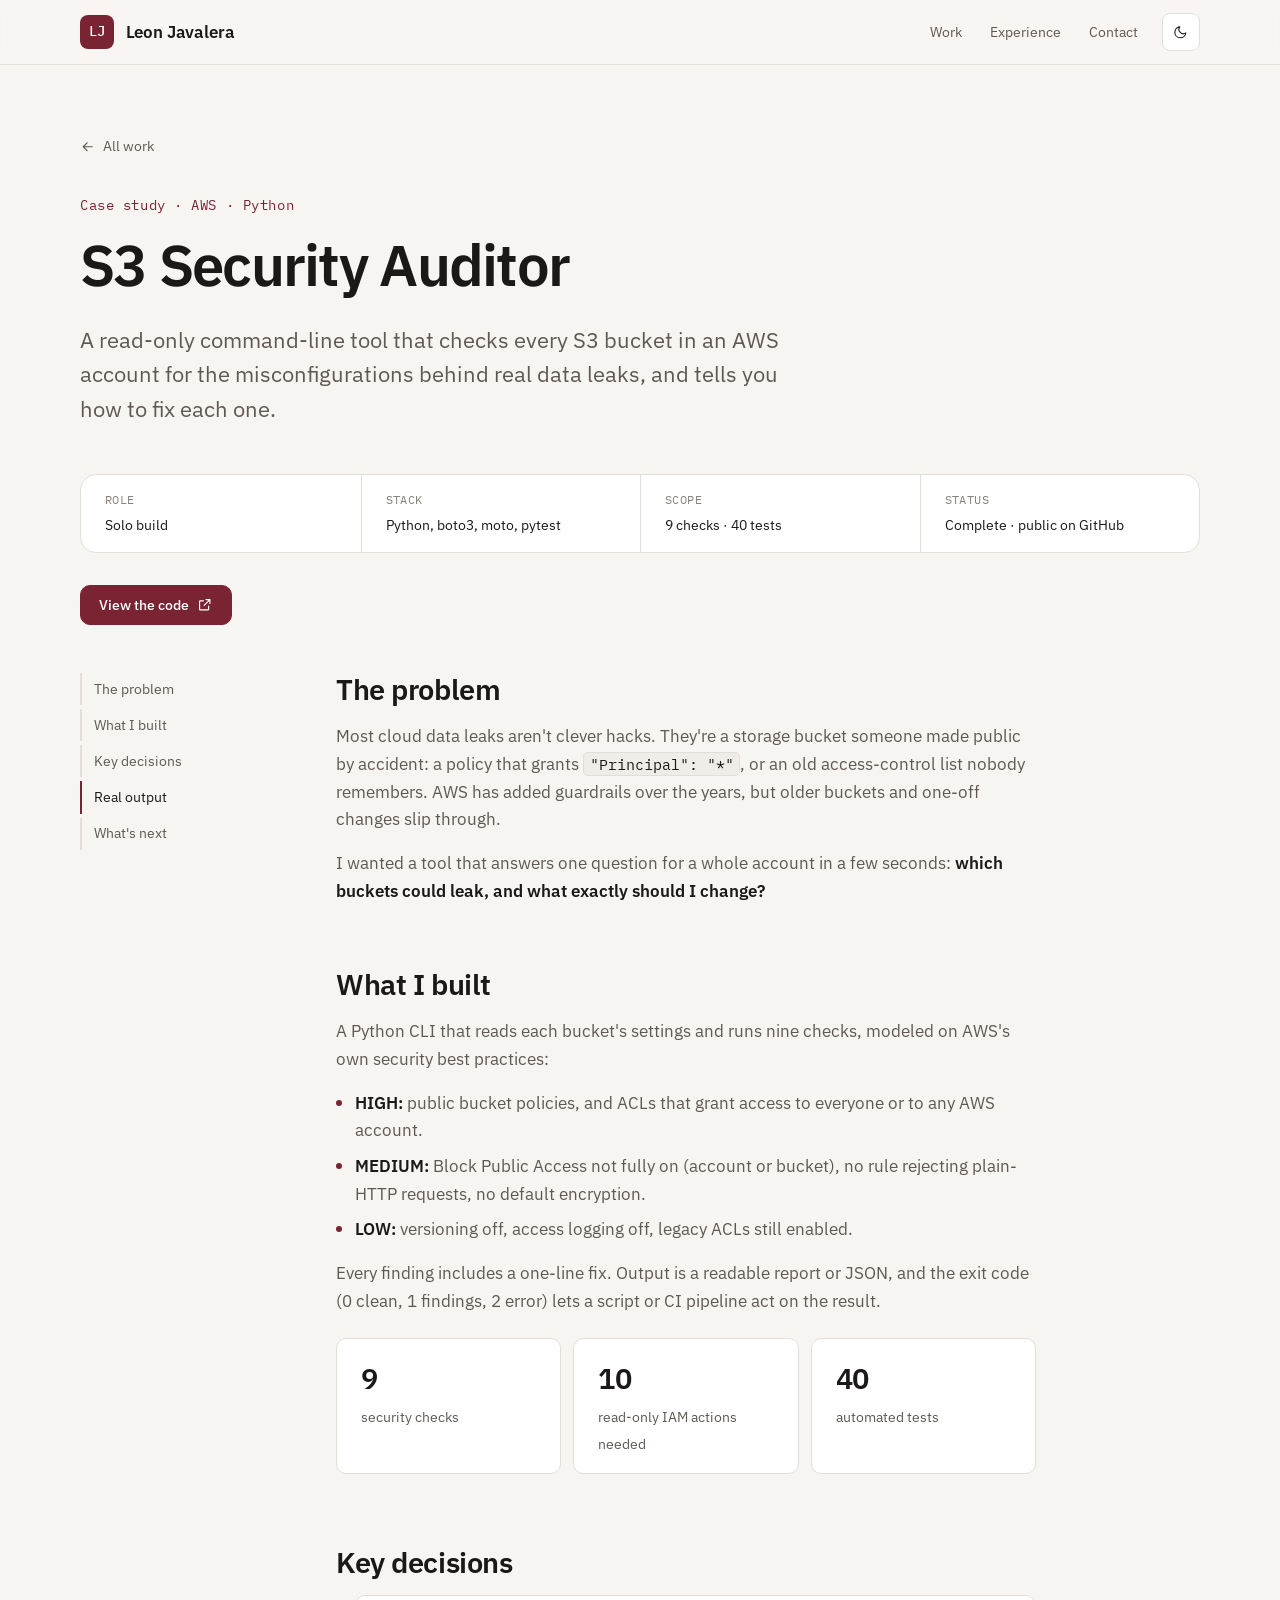
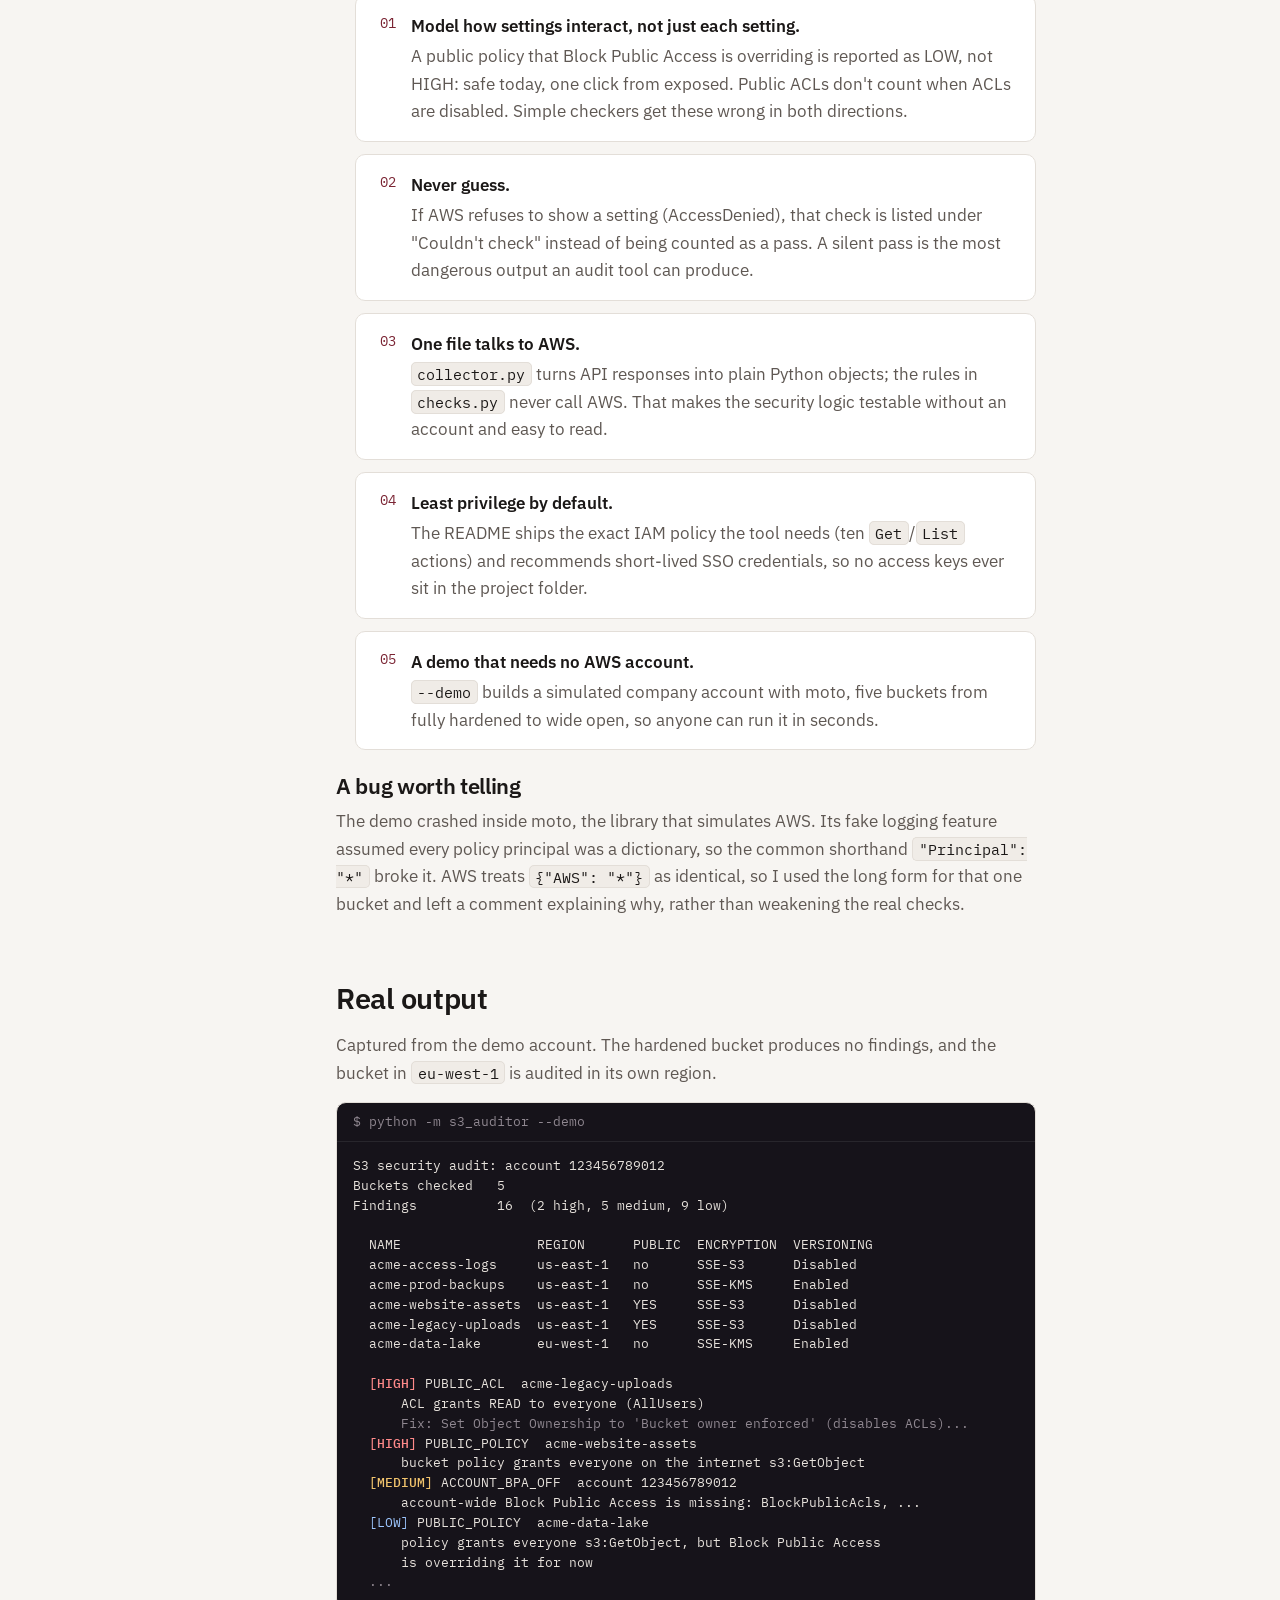
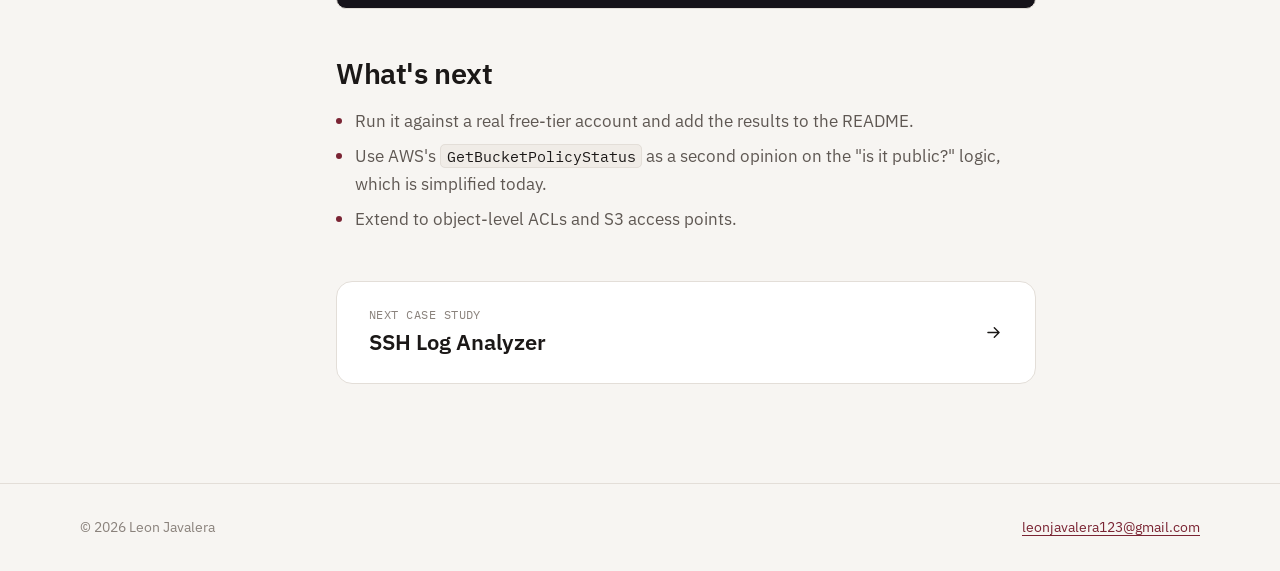
<file: projects/s3-security-auditor.html>
<!doctype html>
<html lang="en" class="no-js">
<head>
  <meta charset="utf-8">
  <meta name="viewport" content="width=device-width, initial-scale=1">
  <title>S3 Security Auditor | Leon Javalera</title>
  <meta name="description" content="Case study: a read-only Python tool that audits AWS S3 buckets for nine security misconfigurations, with a least-privilege IAM policy and a no-account demo.">
  <meta name="theme-color" content="#7a2433">
  <meta property="og:title" content="S3 Security Auditor | Leon Javalera">
  <meta property="og:image" content="https://leonjavalera123-ctrl.github.io/assets/img/headshot-600.jpg">
  <link rel="icon" href="../assets/img/favicon.svg" type="image/svg+xml">
  <link rel="preconnect" href="https://fonts.googleapis.com">
  <link rel="preconnect" href="https://fonts.gstatic.com" crossorigin>
  <link rel="stylesheet" href="https://fonts.googleapis.com/css2?family=IBM+Plex+Mono:wght@400;500&family=IBM+Plex+Sans:wght@400;500;600&display=swap">
  <link rel="stylesheet" href="../css/style.css">
  <script src="../js/theme-init.js"></script>
</head>
<body>
  <a class="skip-link" href="#main">Skip to content</a>
  <header class="site-header">
    <div class="container">
      <a class="brand" href="../index.html" aria-label="Leon Javalera, home">
        <span class="monogram" aria-hidden="true">LJ</span>
        <span>Leon Javalera</span>
      </a>
      <nav class="nav" aria-label="Main">
        <a href="../index.html#work" class="nav-keep">Work</a>
        <a href="../index.html#experience">Experience</a>
        <a href="../index.html#contact">Contact</a>
        <button class="theme-toggle" type="button" aria-label="Switch theme">
          <svg class="icon icon-moon" viewBox="0 0 24 24" fill="none" stroke="currentColor" stroke-width="1.8" stroke-linecap="round" stroke-linejoin="round" aria-hidden="true"><path d="M21 12.8A9 9 0 1 1 11.2 3a7 7 0 0 0 9.8 9.8Z"/></svg>
          <svg class="icon icon-sun" viewBox="0 0 24 24" fill="none" stroke="currentColor" stroke-width="1.8" stroke-linecap="round" aria-hidden="true"><circle cx="12" cy="12" r="4"/><path d="M12 2v2M12 20v2M4.9 4.9l1.4 1.4M17.7 17.7l1.4 1.4M2 12h2M20 12h2M4.9 19.1l1.4-1.4M17.7 6.3l1.4-1.4"/></svg>
        </button>
      </nav>
    </div>
  </header>

  <main id="main">
    <section class="case-hero">
      <div class="container">
        <a class="back-link" href="../index.html#work">
          <svg class="icon" viewBox="0 0 24 24" fill="none" stroke="currentColor" stroke-width="1.8" stroke-linecap="round" stroke-linejoin="round" aria-hidden="true"><path d="M5 12h14M13 6l6 6-6 6"/></svg>
          All work
        </a>
        <span class="eyebrow reveal">Case study &middot; AWS &middot; Python</span>
        <h1 class="reveal reveal-delay-1">S3 Security Auditor</h1>
        <p class="lede reveal reveal-delay-2">A read-only command-line tool that checks every S3 bucket in an AWS account for the misconfigurations behind real data leaks, and tells you how to fix each one.</p>
        <dl class="facts reveal reveal-delay-3">
          <div><dt>Role</dt><dd>Solo build</dd></div>
          <div><dt>Stack</dt><dd>Python, boto3, moto, pytest</dd></div>
          <div><dt>Scope</dt><dd>9 checks &middot; 40 tests</dd></div>
          <div><dt>Status</dt><dd>Complete &middot; public on GitHub</dd></div>
        </dl>
        <div class="case-actions reveal reveal-delay-3">
          <a class="btn btn-primary" href="https://github.com/leonjavalera123-ctrl/s3-security-auditor">View the code
            <svg class="icon" viewBox="0 0 24 24" fill="none" stroke="currentColor" stroke-width="1.8" stroke-linecap="round" stroke-linejoin="round" aria-hidden="true"><path d="M14 4h6v6M20 4l-9 9M18 14v5a1 1 0 0 1-1 1H5a1 1 0 0 1-1-1V7a1 1 0 0 1 1-1h5"/></svg></a>
        </div>
      </div>
    </section>

    <div class="container case-body">
      <nav class="toc" aria-label="On this page">
        <a href="#problem">The problem</a>
        <a href="#built">What I built</a>
        <a href="#decisions">Key decisions</a>
        <a href="#evidence">Real output</a>
        <a href="#next">What's next</a>
      </nav>

      <article class="prose">
        <section id="problem" class="reveal">
          <h2>The problem</h2>
          <p>Most cloud data leaks aren't clever hacks. They're a storage bucket someone made public by accident: a policy that grants <code>"Principal": "*"</code>, or an old access-control list nobody remembers. AWS has added guardrails over the years, but older buckets and one-off changes slip through.</p>
          <p>I wanted a tool that answers one question for a whole account in a few seconds: <strong>which buckets could leak, and what exactly should I change?</strong></p>
        </section>

        <section id="built" class="reveal">
          <h2>What I built</h2>
          <p>A Python CLI that reads each bucket's settings and runs nine checks, modeled on AWS's own security best practices:</p>
          <ul>
            <li><strong>HIGH:</strong> public bucket policies, and ACLs that grant access to everyone or to any AWS account.</li>
            <li><strong>MEDIUM:</strong> Block Public Access not fully on (account or bucket), no rule rejecting plain-HTTP requests, no default encryption.</li>
            <li><strong>LOW:</strong> versioning off, access logging off, legacy ACLs still enabled.</li>
          </ul>
          <p>Every finding includes a one-line fix. Output is a readable report or JSON, and the exit code (0 clean, 1 findings, 2 error) lets a script or CI pipeline act on the result.</p>
          <div class="stat-row">
            <div class="stat"><b>9</b><span>security checks</span></div>
            <div class="stat"><b>10</b><span>read-only IAM actions needed</span></div>
            <div class="stat"><b>40</b><span>automated tests</span></div>
          </div>
        </section>

        <section id="decisions" class="reveal">
          <h2>Key decisions</h2>
          <ol class="decision">
            <li><strong>Model how settings interact, not just each setting.</strong> A public policy that Block Public Access is overriding is reported as LOW, not HIGH: safe today, one click from exposed. Public ACLs don't count when ACLs are disabled. Simple checkers get these wrong in both directions.</li>
            <li><strong>Never guess.</strong> If AWS refuses to show a setting (AccessDenied), that check is listed under "Couldn't check" instead of being counted as a pass. A silent pass is the most dangerous output an audit tool can produce.</li>
            <li><strong>One file talks to AWS.</strong> <code>collector.py</code> turns API responses into plain Python objects; the rules in <code>checks.py</code> never call AWS. That makes the security logic testable without an account and easy to read.</li>
            <li><strong>Least privilege by default.</strong> The README ships the exact IAM policy the tool needs (ten <code>Get</code>/<code>List</code> actions) and recommends short-lived SSO credentials, so no access keys ever sit in the project folder.</li>
            <li><strong>A demo that needs no AWS account.</strong> <code>--demo</code> builds a simulated company account with moto, five buckets from fully hardened to wide open, so anyone can run it in seconds.</li>
          </ol>
          <h3>A bug worth telling</h3>
          <p>The demo crashed inside moto, the library that simulates AWS. Its fake logging feature assumed every policy principal was a dictionary, so the common shorthand <code>"Principal": "*"</code> broke it. AWS treats <code>{"AWS": "*"}</code> as identical, so I used the long form for that one bucket and left a comment explaining why, rather than weakening the real checks.</p>
        </section>

        <section id="evidence" class="reveal">
          <h2>Real output</h2>
          <p>Captured from the demo account. The hardened bucket produces no findings, and the bucket in <code>eu-west-1</code> is audited in its own region.</p>
          <pre class="terminal"><span class="term-bar">$ python -m s3_auditor --demo</span><code>S3 security audit: account 123456789012
Buckets checked   5
Findings          16  (2 high, 5 medium, 9 low)

  NAME                 REGION      PUBLIC  ENCRYPTION  VERSIONING
  acme-access-logs     us-east-1   no      SSE-S3      Disabled
  acme-prod-backups    us-east-1   no      SSE-KMS     Enabled
  acme-website-assets  us-east-1   YES     SSE-S3      Disabled
  acme-legacy-uploads  us-east-1   YES     SSE-S3      Disabled
  acme-data-lake       eu-west-1   no      SSE-KMS     Enabled

  <span class="t-high">[HIGH]</span> PUBLIC_ACL  acme-legacy-uploads
      ACL grants READ to everyone (AllUsers)
      <span class="t-dim">Fix: Set Object Ownership to 'Bucket owner enforced' (disables ACLs)...</span>
  <span class="t-high">[HIGH]</span> PUBLIC_POLICY  acme-website-assets
      bucket policy grants everyone on the internet s3:GetObject
  <span class="t-med">[MEDIUM]</span> ACCOUNT_BPA_OFF  account 123456789012
      account-wide Block Public Access is missing: BlockPublicAcls, ...
  <span class="t-low">[LOW]</span> PUBLIC_POLICY  acme-data-lake
      policy grants everyone s3:GetObject, but Block Public Access
      is overriding it for now
  <span class="t-dim">...</span></code></pre>
        </section>

        <section id="next" class="reveal">
          <h2>What's next</h2>
          <ul>
            <li>Run it against a real free-tier account and add the results to the README.</li>
            <li>Use AWS's <code>GetBucketPolicyStatus</code> as a second opinion on the "is it public?" logic, which is simplified today.</li>
            <li>Extend to object-level ACLs and S3 access points.</li>
          </ul>
          <a class="next-case" href="ssh-log-analyzer.html">
            <span><small>Next case study</small><strong>SSH Log Analyzer</strong></span>
            <svg class="icon" viewBox="0 0 24 24" fill="none" stroke="currentColor" stroke-width="1.8" stroke-linecap="round" stroke-linejoin="round" aria-hidden="true"><path d="M5 12h14M13 6l6 6-6 6"/></svg>
          </a>
        </section>
      </article>
    </div>
  </main>

  <footer class="site-footer">
    <div class="container">
      <p>&copy; <span data-year>2026</span> Leon Javalera</p>
      <p><a href="mailto:leonjavalera123@gmail.com">leonjavalera123@gmail.com</a></p>
    </div>
  </footer>
  <script src="../js/main.js"></script>
</body>
</html>
</file>
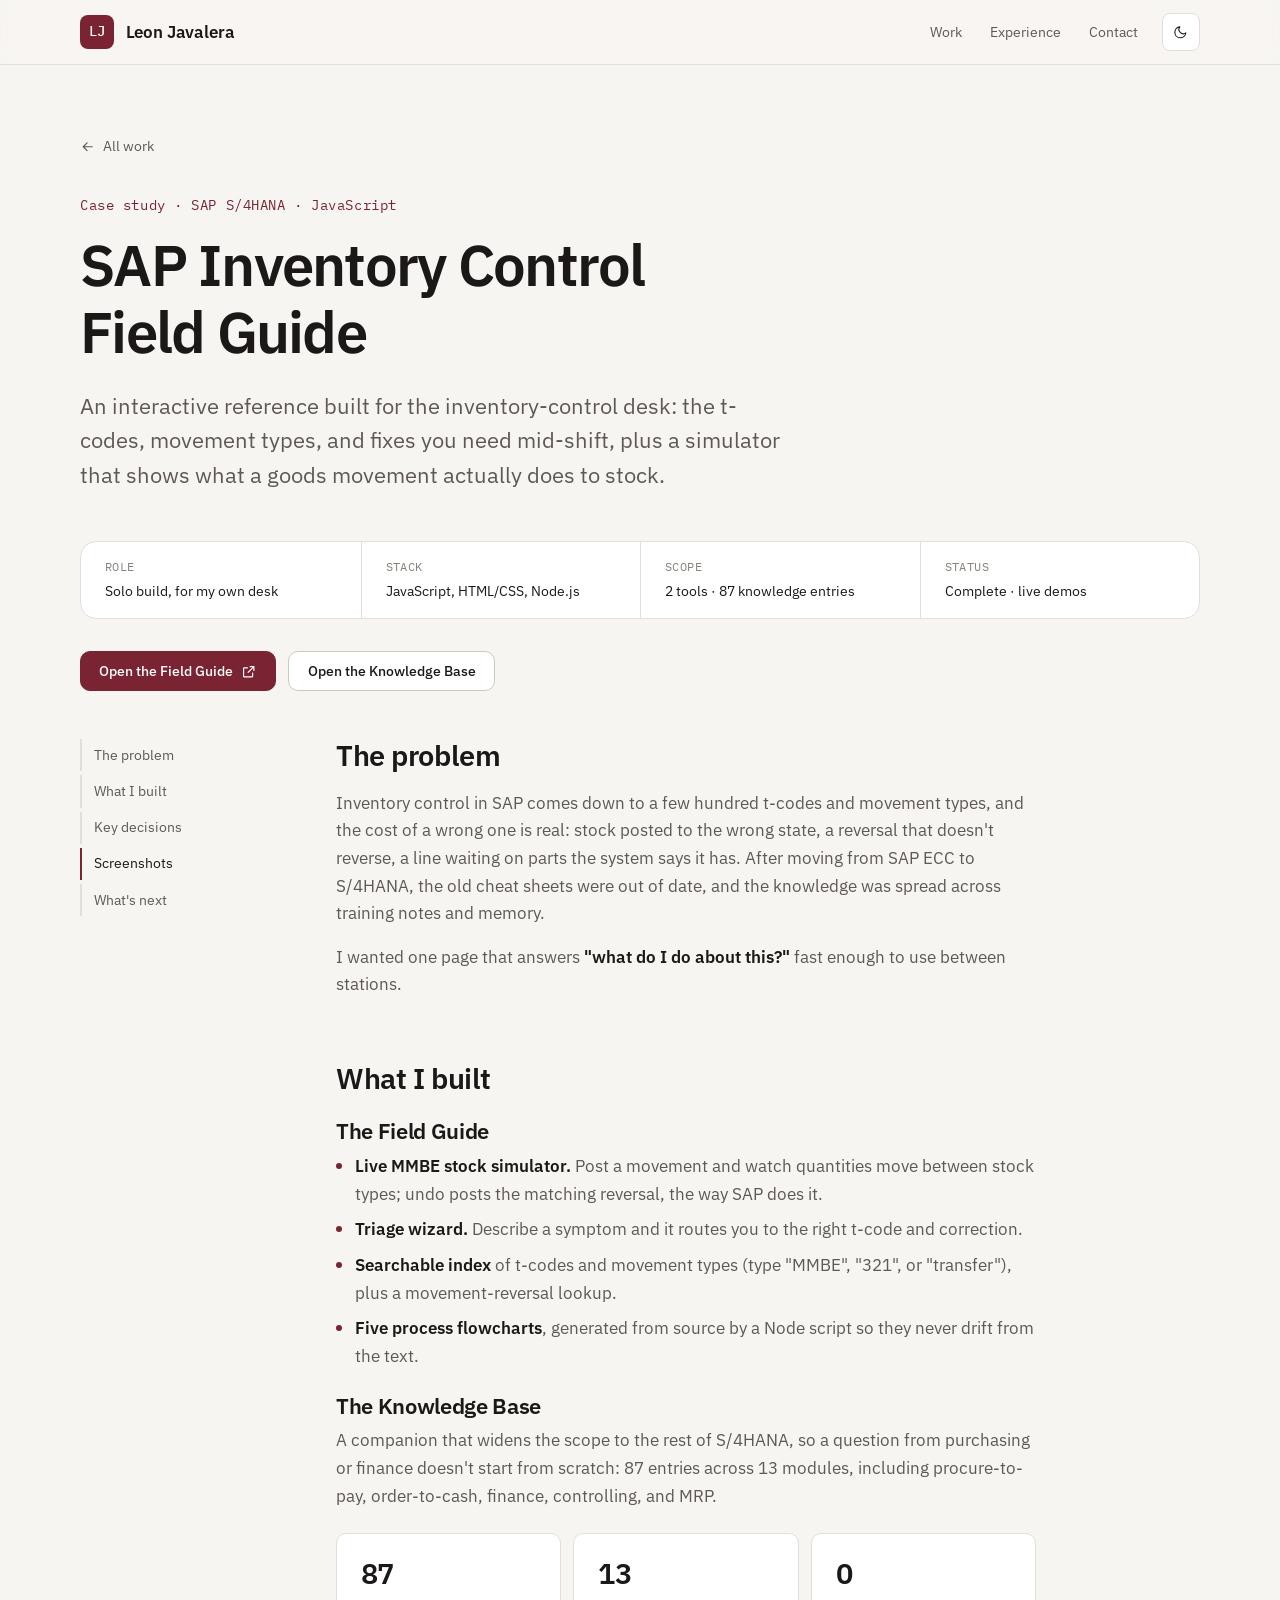
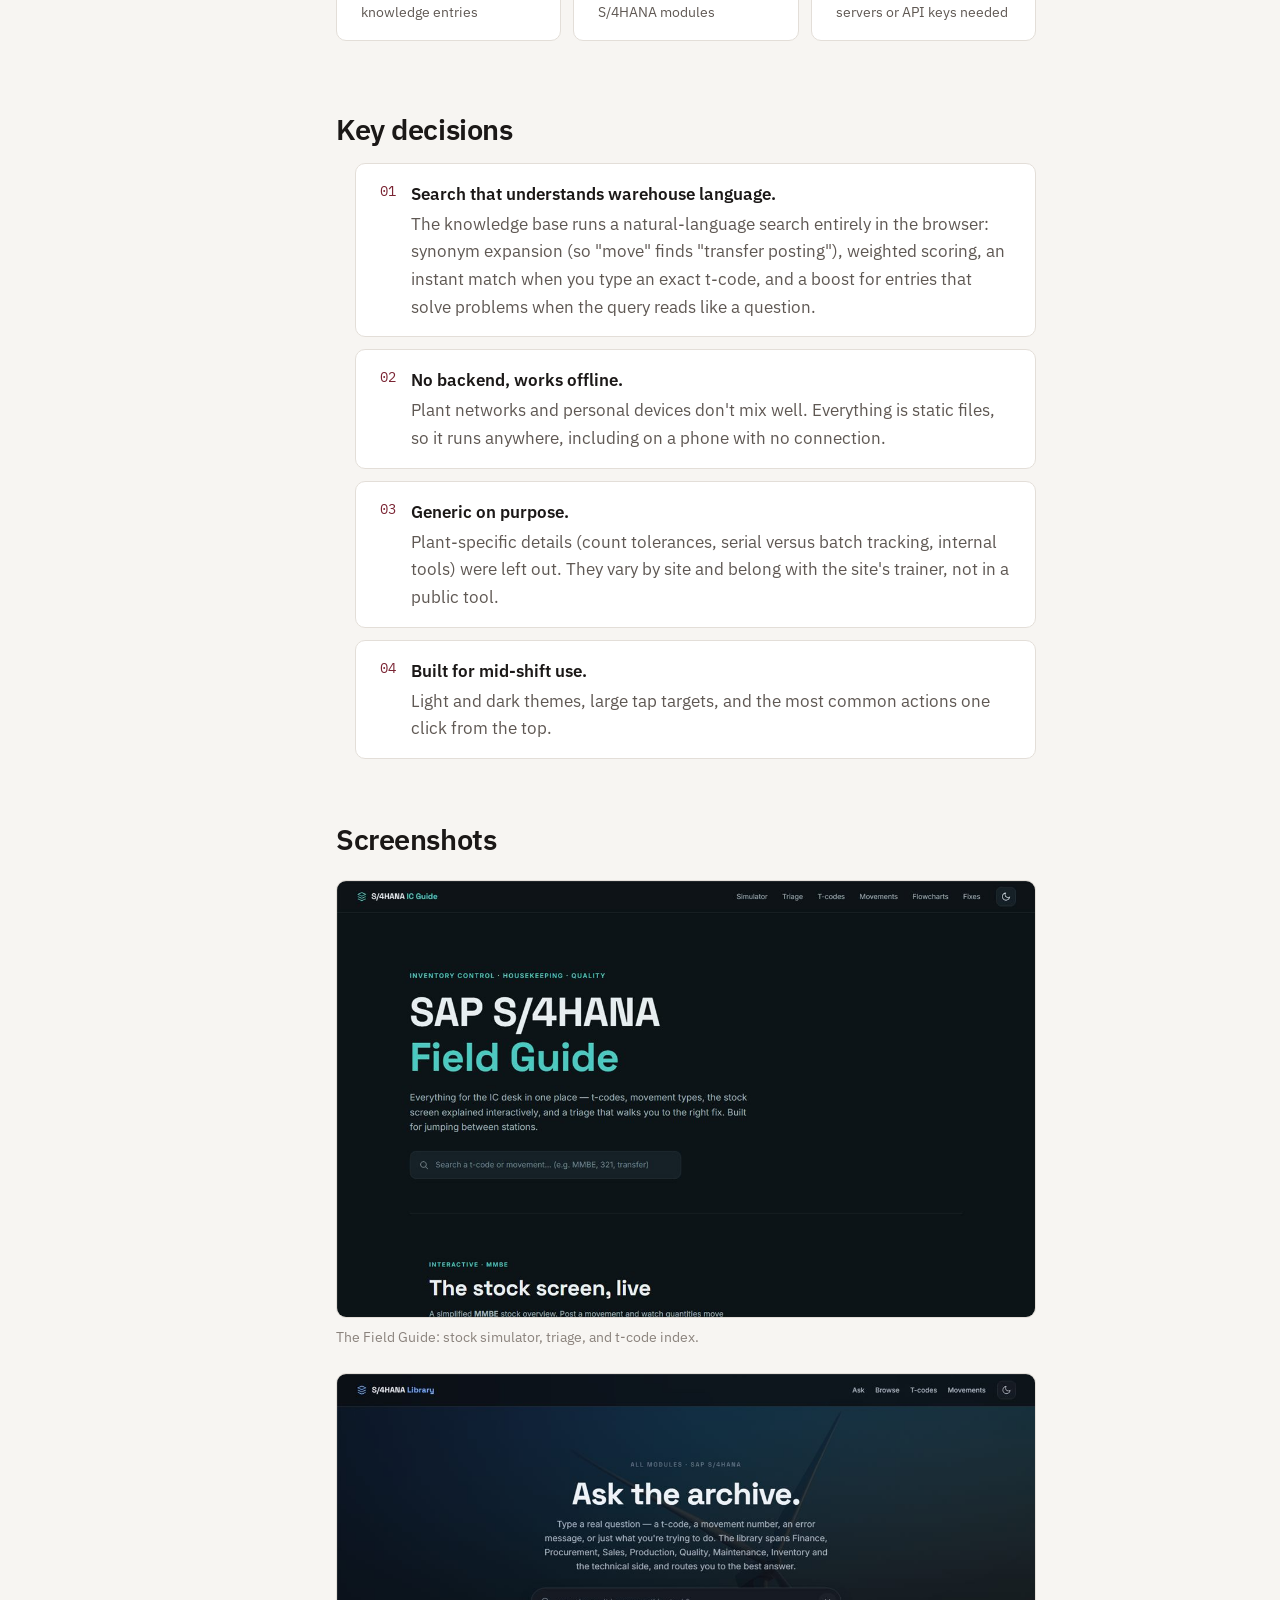
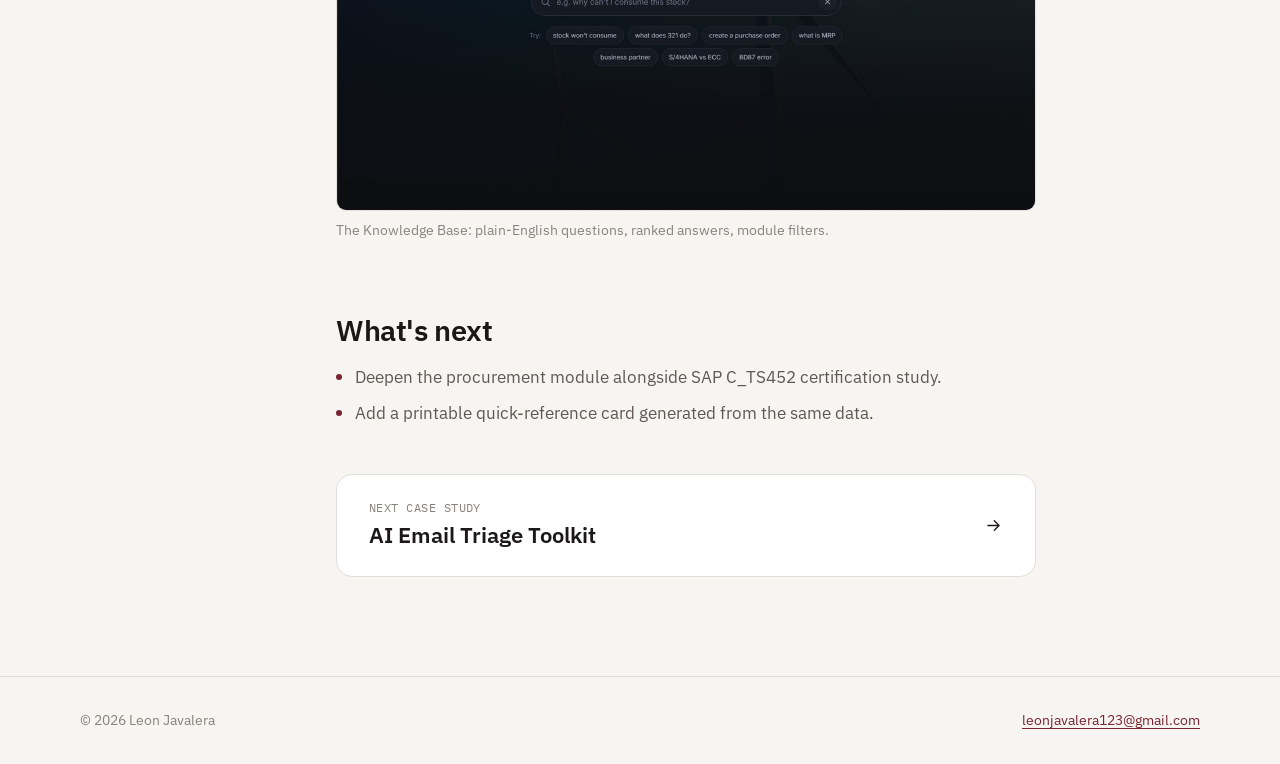
<file: projects/sap-field-guide.html>
<!doctype html>
<html lang="en" class="no-js">
<head>
  <meta charset="utf-8">
  <meta name="viewport" content="width=device-width, initial-scale=1">
  <title>SAP Inventory Control Field Guide | Leon Javalera</title>
  <meta name="description" content="Case study: an interactive SAP S/4HANA inventory-control reference with a live MMBE stock simulator, triage wizard, and an offline-searchable knowledge base.">
  <meta name="theme-color" content="#7a2433">
  <meta property="og:title" content="SAP Inventory Control Field Guide | Leon Javalera">
  <meta property="og:image" content="https://leonjavalera123-ctrl.github.io/assets/img/sap-guide.jpg">
  <link rel="icon" href="../assets/img/favicon.svg" type="image/svg+xml">
  <link rel="preconnect" href="https://fonts.googleapis.com">
  <link rel="preconnect" href="https://fonts.gstatic.com" crossorigin>
  <link rel="stylesheet" href="https://fonts.googleapis.com/css2?family=IBM+Plex+Mono:wght@400;500&family=IBM+Plex+Sans:wght@400;500;600&display=swap">
  <link rel="stylesheet" href="../css/style.css">
  <script src="../js/theme-init.js"></script>
</head>
<body>
  <a class="skip-link" href="#main">Skip to content</a>
  <header class="site-header">
    <div class="container">
      <a class="brand" href="../index.html" aria-label="Leon Javalera, home">
        <span class="monogram" aria-hidden="true">LJ</span>
        <span>Leon Javalera</span>
      </a>
      <nav class="nav" aria-label="Main">
        <a href="../index.html#work" class="nav-keep">Work</a>
        <a href="../index.html#experience">Experience</a>
        <a href="../index.html#contact">Contact</a>
        <button class="theme-toggle" type="button" aria-label="Switch theme">
          <svg class="icon icon-moon" viewBox="0 0 24 24" fill="none" stroke="currentColor" stroke-width="1.8" stroke-linecap="round" stroke-linejoin="round" aria-hidden="true"><path d="M21 12.8A9 9 0 1 1 11.2 3a7 7 0 0 0 9.8 9.8Z"/></svg>
          <svg class="icon icon-sun" viewBox="0 0 24 24" fill="none" stroke="currentColor" stroke-width="1.8" stroke-linecap="round" aria-hidden="true"><circle cx="12" cy="12" r="4"/><path d="M12 2v2M12 20v2M4.9 4.9l1.4 1.4M17.7 17.7l1.4 1.4M2 12h2M20 12h2M4.9 19.1l1.4-1.4M17.7 6.3l1.4-1.4"/></svg>
        </button>
      </nav>
    </div>
  </header>

  <main id="main">
    <section class="case-hero">
      <div class="container">
        <a class="back-link" href="../index.html#work">
          <svg class="icon" viewBox="0 0 24 24" fill="none" stroke="currentColor" stroke-width="1.8" stroke-linecap="round" stroke-linejoin="round" aria-hidden="true"><path d="M5 12h14M13 6l6 6-6 6"/></svg>
          All work
        </a>
        <span class="eyebrow reveal">Case study &middot; SAP S/4HANA &middot; JavaScript</span>
        <h1 class="reveal reveal-delay-1">SAP Inventory Control Field Guide</h1>
        <p class="lede reveal reveal-delay-2">An interactive reference built for the inventory-control desk: the t-codes, movement types, and fixes you need mid-shift, plus a simulator that shows what a goods movement actually does to stock.</p>
        <dl class="facts reveal reveal-delay-3">
          <div><dt>Role</dt><dd>Solo build, for my own desk</dd></div>
          <div><dt>Stack</dt><dd>JavaScript, HTML/CSS, Node.js</dd></div>
          <div><dt>Scope</dt><dd>2 tools &middot; 87 knowledge entries</dd></div>
          <div><dt>Status</dt><dd>Complete &middot; live demos</dd></div>
        </dl>
        <div class="case-actions reveal reveal-delay-3">
          <a class="btn btn-primary" href="../demos/sap-guide/">Open the Field Guide
            <svg class="icon" viewBox="0 0 24 24" fill="none" stroke="currentColor" stroke-width="1.8" stroke-linecap="round" stroke-linejoin="round" aria-hidden="true"><path d="M14 4h6v6M20 4l-9 9M18 14v5a1 1 0 0 1-1 1H5a1 1 0 0 1-1-1V7a1 1 0 0 1 1-1h5"/></svg></a>
          <a class="btn" href="../demos/sap-library/">Open the Knowledge Base</a>
        </div>
      </div>
    </section>

    <div class="container case-body">
      <nav class="toc" aria-label="On this page">
        <a href="#problem">The problem</a>
        <a href="#built">What I built</a>
        <a href="#decisions">Key decisions</a>
        <a href="#evidence">Screenshots</a>
        <a href="#next">What's next</a>
      </nav>

      <article class="prose">
        <section id="problem" class="reveal">
          <h2>The problem</h2>
          <p>Inventory control in SAP comes down to a few hundred t-codes and movement types, and the cost of a wrong one is real: stock posted to the wrong state, a reversal that doesn't reverse, a line waiting on parts the system says it has. After moving from SAP ECC to S/4HANA, the old cheat sheets were out of date, and the knowledge was spread across training notes and memory.</p>
          <p>I wanted one page that answers <strong>"what do I do about this?"</strong> fast enough to use between stations.</p>
        </section>

        <section id="built" class="reveal">
          <h2>What I built</h2>
          <h3>The Field Guide</h3>
          <ul>
            <li><strong>Live MMBE stock simulator.</strong> Post a movement and watch quantities move between stock types; undo posts the matching reversal, the way SAP does it.</li>
            <li><strong>Triage wizard.</strong> Describe a symptom and it routes you to the right t-code and correction.</li>
            <li><strong>Searchable index</strong> of t-codes and movement types (type "MMBE", "321", or "transfer"), plus a movement-reversal lookup.</li>
            <li><strong>Five process flowcharts</strong>, generated from source by a Node script so they never drift from the text.</li>
          </ul>
          <h3>The Knowledge Base</h3>
          <p>A companion that widens the scope to the rest of S/4HANA, so a question from purchasing or finance doesn't start from scratch: 87 entries across 13 modules, including procure-to-pay, order-to-cash, finance, controlling, and MRP.</p>
          <div class="stat-row">
            <div class="stat"><b>87</b><span>knowledge entries</span></div>
            <div class="stat"><b>13</b><span>S/4HANA modules</span></div>
            <div class="stat"><b>0</b><span>servers or API keys needed</span></div>
          </div>
        </section>

        <section id="decisions" class="reveal">
          <h2>Key decisions</h2>
          <ol class="decision">
            <li><strong>Search that understands warehouse language.</strong> The knowledge base runs a natural-language search entirely in the browser: synonym expansion (so "move" finds "transfer posting"), weighted scoring, an instant match when you type an exact t-code, and a boost for entries that solve problems when the query reads like a question.</li>
            <li><strong>No backend, works offline.</strong> Plant networks and personal devices don't mix well. Everything is static files, so it runs anywhere, including on a phone with no connection.</li>
            <li><strong>Generic on purpose.</strong> Plant-specific details (count tolerances, serial versus batch tracking, internal tools) were left out. They vary by site and belong with the site's trainer, not in a public tool.</li>
            <li><strong>Built for mid-shift use.</strong> Light and dark themes, large tap targets, and the most common actions one click from the top.</li>
          </ol>
        </section>

        <section id="evidence" class="reveal">
          <h2>Screenshots</h2>
          <figure>
            <img src="../assets/img/sap-guide.jpg" width="1200" height="750" alt="The Field Guide, showing the MMBE stock simulator and t-code index" loading="lazy">
            <figcaption>The Field Guide: stock simulator, triage, and t-code index.</figcaption>
          </figure>
          <figure>
            <img src="../assets/img/sap-library.jpg" width="1200" height="750" alt="The Knowledge Base, showing the ask box and ranked results" loading="lazy">
            <figcaption>The Knowledge Base: plain-English questions, ranked answers, module filters.</figcaption>
          </figure>
        </section>

        <section id="next" class="reveal">
          <h2>What's next</h2>
          <ul>
            <li>Deepen the procurement module alongside SAP C_TS452 certification study.</li>
            <li>Add a printable quick-reference card generated from the same data.</li>
          </ul>
          <a class="next-case" href="ai-email-triage.html">
            <span><small>Next case study</small><strong>AI Email Triage Toolkit</strong></span>
            <svg class="icon" viewBox="0 0 24 24" fill="none" stroke="currentColor" stroke-width="1.8" stroke-linecap="round" stroke-linejoin="round" aria-hidden="true"><path d="M5 12h14M13 6l6 6-6 6"/></svg>
          </a>
        </section>
      </article>
    </div>
  </main>

  <footer class="site-footer">
    <div class="container">
      <p>&copy; <span data-year>2026</span> Leon Javalera</p>
      <p><a href="mailto:leonjavalera123@gmail.com">leonjavalera123@gmail.com</a></p>
    </div>
  </footer>
  <script src="../js/main.js"></script>
</body>
</html>
</file>
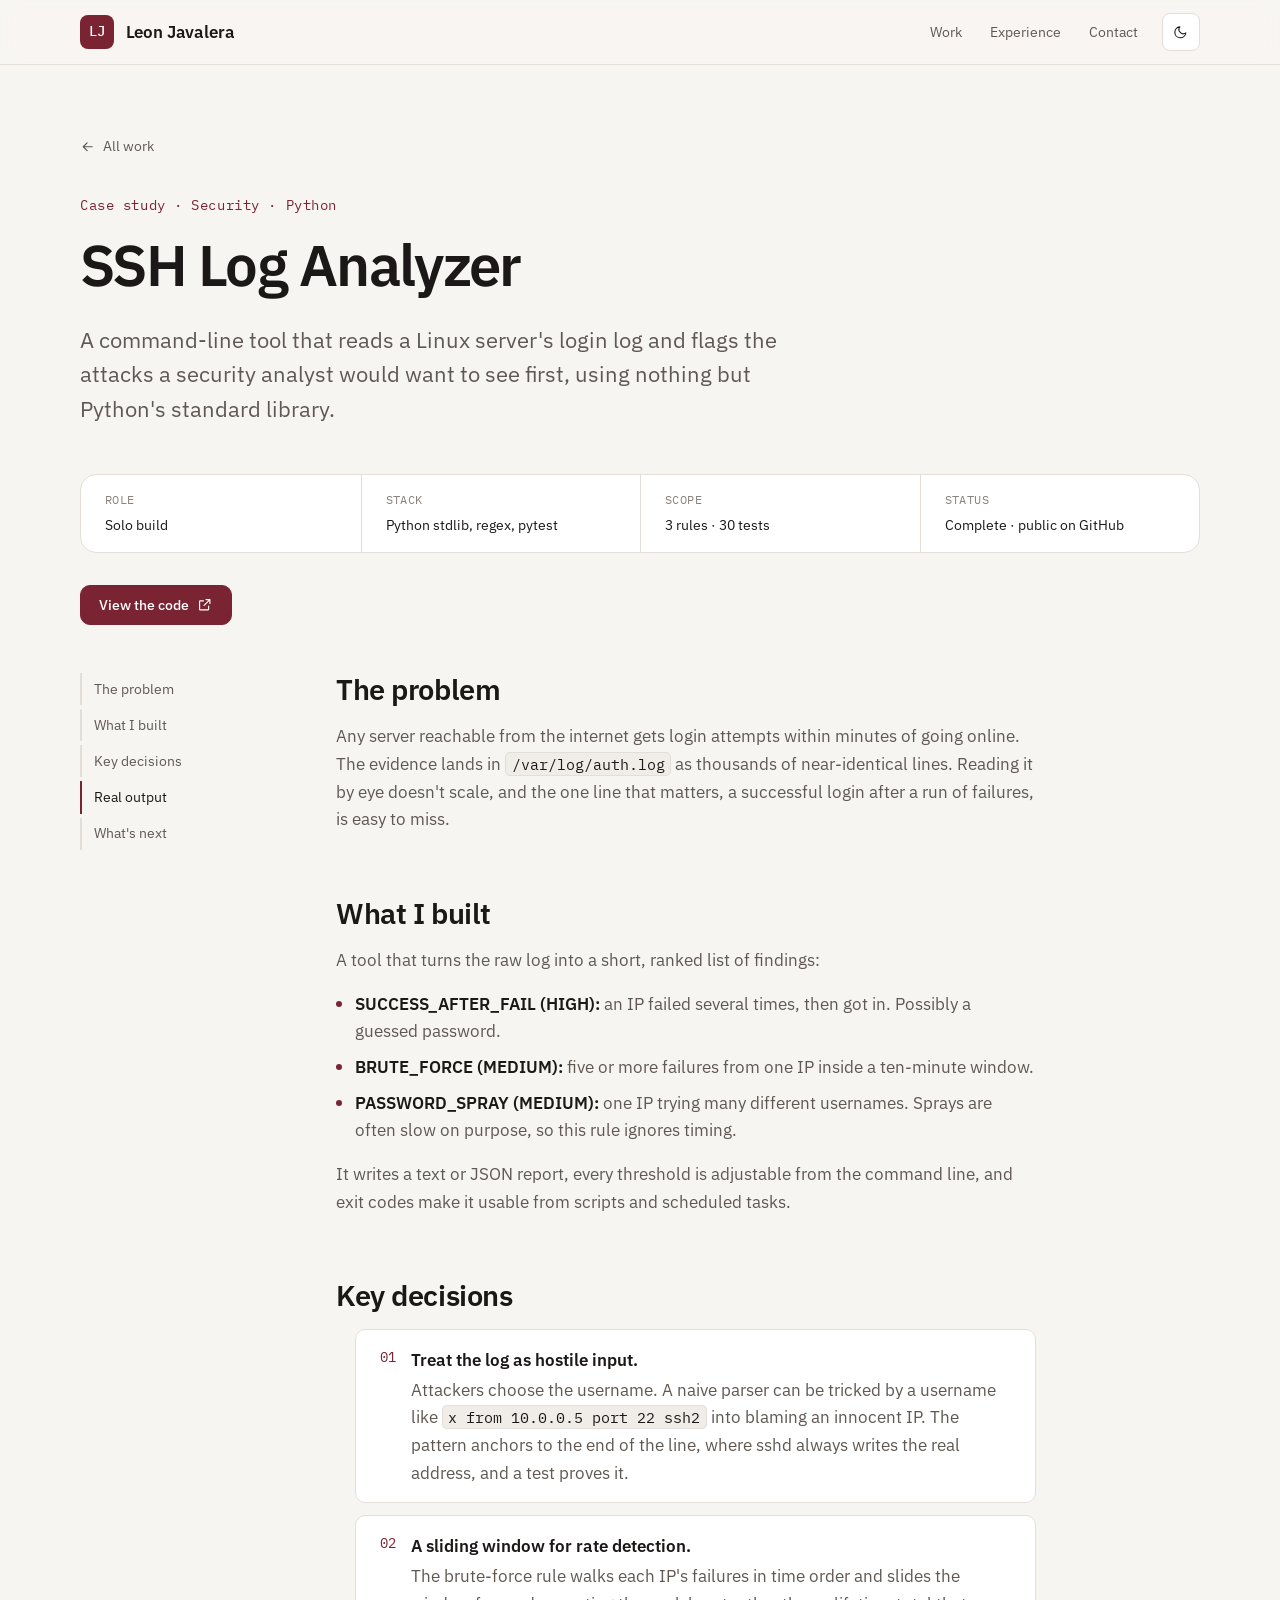
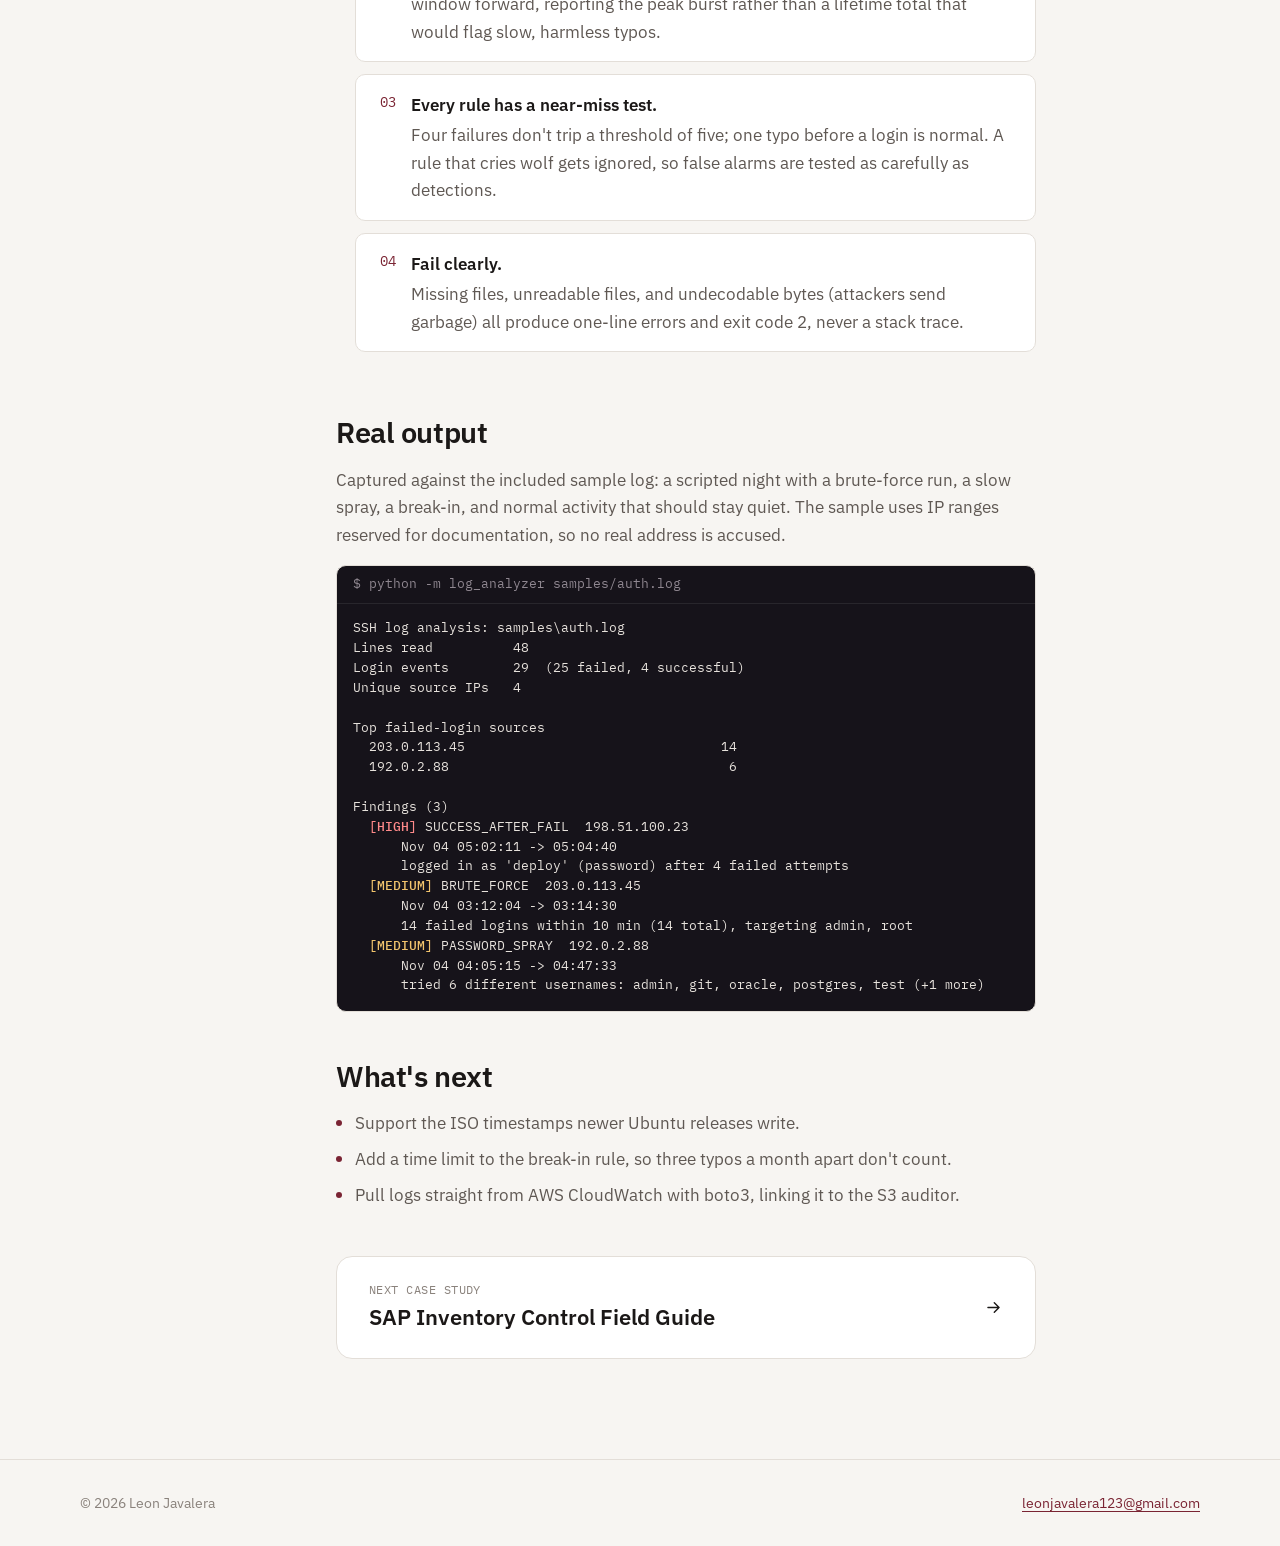
<file: projects/ssh-log-analyzer.html>
<!doctype html>
<html lang="en" class="no-js">
<head>
  <meta charset="utf-8">
  <meta name="viewport" content="width=device-width, initial-scale=1">
  <title>SSH Log Analyzer | Leon Javalera</title>
  <meta name="description" content="Case study: a Python tool that detects brute-force, password-spray, and likely break-ins in Linux SSH logs, hardened against log injection.">
  <meta name="theme-color" content="#7a2433">
  <meta property="og:title" content="SSH Log Analyzer | Leon Javalera">
  <meta property="og:image" content="https://leonjavalera123-ctrl.github.io/assets/img/headshot-600.jpg">
  <link rel="icon" href="../assets/img/favicon.svg" type="image/svg+xml">
  <link rel="preconnect" href="https://fonts.googleapis.com">
  <link rel="preconnect" href="https://fonts.gstatic.com" crossorigin>
  <link rel="stylesheet" href="https://fonts.googleapis.com/css2?family=IBM+Plex+Mono:wght@400;500&family=IBM+Plex+Sans:wght@400;500;600&display=swap">
  <link rel="stylesheet" href="../css/style.css">
  <script src="../js/theme-init.js"></script>
</head>
<body>
  <a class="skip-link" href="#main">Skip to content</a>
  <header class="site-header">
    <div class="container">
      <a class="brand" href="../index.html" aria-label="Leon Javalera, home">
        <span class="monogram" aria-hidden="true">LJ</span>
        <span>Leon Javalera</span>
      </a>
      <nav class="nav" aria-label="Main">
        <a href="../index.html#work" class="nav-keep">Work</a>
        <a href="../index.html#experience">Experience</a>
        <a href="../index.html#contact">Contact</a>
        <button class="theme-toggle" type="button" aria-label="Switch theme">
          <svg class="icon icon-moon" viewBox="0 0 24 24" fill="none" stroke="currentColor" stroke-width="1.8" stroke-linecap="round" stroke-linejoin="round" aria-hidden="true"><path d="M21 12.8A9 9 0 1 1 11.2 3a7 7 0 0 0 9.8 9.8Z"/></svg>
          <svg class="icon icon-sun" viewBox="0 0 24 24" fill="none" stroke="currentColor" stroke-width="1.8" stroke-linecap="round" aria-hidden="true"><circle cx="12" cy="12" r="4"/><path d="M12 2v2M12 20v2M4.9 4.9l1.4 1.4M17.7 17.7l1.4 1.4M2 12h2M20 12h2M4.9 19.1l1.4-1.4M17.7 6.3l1.4-1.4"/></svg>
        </button>
      </nav>
    </div>
  </header>

  <main id="main">
    <section class="case-hero">
      <div class="container">
        <a class="back-link" href="../index.html#work">
          <svg class="icon" viewBox="0 0 24 24" fill="none" stroke="currentColor" stroke-width="1.8" stroke-linecap="round" stroke-linejoin="round" aria-hidden="true"><path d="M5 12h14M13 6l6 6-6 6"/></svg>
          All work
        </a>
        <span class="eyebrow reveal">Case study &middot; Security &middot; Python</span>
        <h1 class="reveal reveal-delay-1">SSH Log Analyzer</h1>
        <p class="lede reveal reveal-delay-2">A command-line tool that reads a Linux server's login log and flags the attacks a security analyst would want to see first, using nothing but Python's standard library.</p>
        <dl class="facts reveal reveal-delay-3">
          <div><dt>Role</dt><dd>Solo build</dd></div>
          <div><dt>Stack</dt><dd>Python stdlib, regex, pytest</dd></div>
          <div><dt>Scope</dt><dd>3 rules &middot; 30 tests</dd></div>
          <div><dt>Status</dt><dd>Complete &middot; public on GitHub</dd></div>
        </dl>
        <div class="case-actions reveal reveal-delay-3">
          <a class="btn btn-primary" href="https://github.com/leonjavalera123-ctrl/ssh-log-analyzer">View the code
            <svg class="icon" viewBox="0 0 24 24" fill="none" stroke="currentColor" stroke-width="1.8" stroke-linecap="round" stroke-linejoin="round" aria-hidden="true"><path d="M14 4h6v6M20 4l-9 9M18 14v5a1 1 0 0 1-1 1H5a1 1 0 0 1-1-1V7a1 1 0 0 1 1-1h5"/></svg></a>
        </div>
      </div>
    </section>

    <div class="container case-body">
      <nav class="toc" aria-label="On this page">
        <a href="#problem">The problem</a>
        <a href="#built">What I built</a>
        <a href="#decisions">Key decisions</a>
        <a href="#evidence">Real output</a>
        <a href="#next">What's next</a>
      </nav>

      <article class="prose">
        <section id="problem" class="reveal">
          <h2>The problem</h2>
          <p>Any server reachable from the internet gets login attempts within minutes of going online. The evidence lands in <code>/var/log/auth.log</code> as thousands of near-identical lines. Reading it by eye doesn't scale, and the one line that matters, a successful login after a run of failures, is easy to miss.</p>
        </section>

        <section id="built" class="reveal">
          <h2>What I built</h2>
          <p>A tool that turns the raw log into a short, ranked list of findings:</p>
          <ul>
            <li><strong>SUCCESS_AFTER_FAIL (HIGH):</strong> an IP failed several times, then got in. Possibly a guessed password.</li>
            <li><strong>BRUTE_FORCE (MEDIUM):</strong> five or more failures from one IP inside a ten-minute window.</li>
            <li><strong>PASSWORD_SPRAY (MEDIUM):</strong> one IP trying many different usernames. Sprays are often slow on purpose, so this rule ignores timing.</li>
          </ul>
          <p>It writes a text or JSON report, every threshold is adjustable from the command line, and exit codes make it usable from scripts and scheduled tasks.</p>
        </section>

        <section id="decisions" class="reveal">
          <h2>Key decisions</h2>
          <ol class="decision">
            <li><strong>Treat the log as hostile input.</strong> Attackers choose the username. A naive parser can be tricked by a username like <code>x from 10.0.0.5 port 22 ssh2</code> into blaming an innocent IP. The pattern anchors to the end of the line, where sshd always writes the real address, and a test proves it.</li>
            <li><strong>A sliding window for rate detection.</strong> The brute-force rule walks each IP's failures in time order and slides the window forward, reporting the peak burst rather than a lifetime total that would flag slow, harmless typos.</li>
            <li><strong>Every rule has a near-miss test.</strong> Four failures don't trip a threshold of five; one typo before a login is normal. A rule that cries wolf gets ignored, so false alarms are tested as carefully as detections.</li>
            <li><strong>Fail clearly.</strong> Missing files, unreadable files, and undecodable bytes (attackers send garbage) all produce one-line errors and exit code 2, never a stack trace.</li>
          </ol>
        </section>

        <section id="evidence" class="reveal">
          <h2>Real output</h2>
          <p>Captured against the included sample log: a scripted night with a brute-force run, a slow spray, a break-in, and normal activity that should stay quiet. The sample uses IP ranges reserved for documentation, so no real address is accused.</p>
          <pre class="terminal"><span class="term-bar">$ python -m log_analyzer samples/auth.log</span><code>SSH log analysis: samples\auth.log
Lines read          48
Login events        29  (25 failed, 4 successful)
Unique source IPs   4

Top failed-login sources
  203.0.113.45                                14
  192.0.2.88                                   6

Findings (3)
  <span class="t-high">[HIGH]</span> SUCCESS_AFTER_FAIL  198.51.100.23
      Nov 04 05:02:11 -> 05:04:40
      logged in as 'deploy' (password) after 4 failed attempts
  <span class="t-med">[MEDIUM]</span> BRUTE_FORCE  203.0.113.45
      Nov 04 03:12:04 -> 03:14:30
      14 failed logins within 10 min (14 total), targeting admin, root
  <span class="t-med">[MEDIUM]</span> PASSWORD_SPRAY  192.0.2.88
      Nov 04 04:05:15 -> 04:47:33
      tried 6 different usernames: admin, git, oracle, postgres, test (+1 more)</code></pre>
        </section>

        <section id="next" class="reveal">
          <h2>What's next</h2>
          <ul>
            <li>Support the ISO timestamps newer Ubuntu releases write.</li>
            <li>Add a time limit to the break-in rule, so three typos a month apart don't count.</li>
            <li>Pull logs straight from AWS CloudWatch with boto3, linking it to the S3 auditor.</li>
          </ul>
          <a class="next-case" href="sap-field-guide.html">
            <span><small>Next case study</small><strong>SAP Inventory Control Field Guide</strong></span>
            <svg class="icon" viewBox="0 0 24 24" fill="none" stroke="currentColor" stroke-width="1.8" stroke-linecap="round" stroke-linejoin="round" aria-hidden="true"><path d="M5 12h14M13 6l6 6-6 6"/></svg>
          </a>
        </section>
      </article>
    </div>
  </main>

  <footer class="site-footer">
    <div class="container">
      <p>&copy; <span data-year>2026</span> Leon Javalera</p>
      <p><a href="mailto:leonjavalera123@gmail.com">leonjavalera123@gmail.com</a></p>
    </div>
  </footer>
  <script src="../js/main.js"></script>
</body>
</html>
</file>
<file: css/style.css>
/* ==========================================================================
   Leon Javalera portfolio: design system
   One signature accent (burgundy), hairline borders, flat surfaces.
   Light and dark themes share every token name.
   ========================================================================== */

:root {
  --bg: #f7f5f2;
  --surface: #ffffff;
  --surface-2: #f0ece7;
  --text: #1b1817;
  --muted: #5f5853;
  --faint: #8a827c;
  --line: #e3ded8;
  --line-strong: #cfc8c1;
  --accent: #7a2433;
  --accent-hover: #5e1a27;
  --accent-soft: #f3e6e8;
  --on-accent: #ffffff;
  --ok: #2f6b4a;
  --ok-soft: #e4f0e9;
  --term-bg: #16131a;
  --term-text: #e7e2dc;
  --term-dim: #8f8790;
  --term-high: #ff8a8a;
  --term-med: #f2c46d;
  --term-low: #9ec7ff;

  --font-sans: "IBM Plex Sans", system-ui, -apple-system, "Segoe UI", sans-serif;
  --font-mono: "IBM Plex Mono", ui-monospace, "Cascadia Code", Consolas, monospace;

  --step--1: clamp(0.82rem, 0.8rem + 0.1vw, 0.88rem);
  --step-0: clamp(1rem, 0.97rem + 0.15vw, 1.08rem);
  --step-1: clamp(1.15rem, 1.08rem + 0.35vw, 1.35rem);
  --step-2: clamp(1.4rem, 1.25rem + 0.7vw, 1.85rem);
  --step-3: clamp(1.8rem, 1.5rem + 1.4vw, 2.6rem);
  --step-4: clamp(2.3rem, 1.8rem + 2.4vw, 3.6rem);

  --space-1: 0.25rem;
  --space-2: 0.5rem;
  --space-3: 0.75rem;
  --space-4: 1rem;
  --space-5: 1.5rem;
  --space-6: 2rem;
  --space-7: 3rem;
  --space-8: clamp(4rem, 3rem + 4vw, 6.5rem);

  --radius: 10px;
  --radius-lg: 16px;
  --max: 1120px;
  --max-prose: 70ch;
  --ease: cubic-bezier(0.2, 0.7, 0.2, 1);

  color-scheme: light;
}

@media (prefers-color-scheme: dark) {
  :root:not([data-theme="light"]) {
    --bg: #121011;
    --surface: #1a1718;
    --surface-2: #221e1f;
    --text: #ede8e4;
    --muted: #a69d97;
    --faint: #7c736e;
    --line: #2d2829;
    --line-strong: #3d3637;
    --accent: #e08b97;
    --accent-hover: #f0a9b2;
    --accent-soft: #2c1c1f;
    --on-accent: #1a1214;
    --ok: #7fc59c;
    --ok-soft: #1a2a21;
    --term-bg: #0c0a0d;
    color-scheme: dark;
  }
}

:root[data-theme="dark"] {
  --bg: #121011;
  --surface: #1a1718;
  --surface-2: #221e1f;
  --text: #ede8e4;
  --muted: #a69d97;
  --faint: #7c736e;
  --line: #2d2829;
  --line-strong: #3d3637;
  --accent: #e08b97;
  --accent-hover: #f0a9b2;
  --accent-soft: #2c1c1f;
  --on-accent: #1a1214;
  --ok: #7fc59c;
  --ok-soft: #1a2a21;
  --term-bg: #0c0a0d;
  color-scheme: dark;
}

/* --- base ----------------------------------------------------------------- */

*, *::before, *::after { box-sizing: border-box; }

html { scroll-behavior: smooth; -webkit-text-size-adjust: 100%; }

body {
  margin: 0;
  background: var(--bg);
  color: var(--text);
  font-family: var(--font-sans);
  font-size: var(--step-0);
  line-height: 1.6;
  -webkit-font-smoothing: antialiased;
  transition: background-color 0.3s var(--ease), color 0.3s var(--ease);
}

img { display: block; max-width: 100%; height: auto; }

a { color: var(--accent); text-decoration-thickness: 1px; text-underline-offset: 3px; }
a:hover { color: var(--accent-hover); }

h1, h2, h3, h4 { line-height: 1.15; letter-spacing: -0.015em; margin: 0; font-weight: 600; }

p { margin: 0 0 var(--space-4); }

:focus-visible { outline: 2px solid var(--accent); outline-offset: 3px; border-radius: 4px; }

.skip-link {
  position: absolute;
  left: var(--space-4);
  top: -3rem;
  background: var(--accent);
  color: var(--on-accent);
  padding: var(--space-2) var(--space-4);
  border-radius: var(--radius);
  z-index: 100;
}
.skip-link:focus { top: var(--space-4); }

.container { width: min(100% - 2rem, var(--max)); margin-inline: auto; }

.icon { width: 1.1em; height: 1.1em; flex: none; }

/* --- header ----------------------------------------------------------------- */

.site-header {
  position: sticky;
  top: 0;
  z-index: 50;
  background: color-mix(in srgb, var(--bg) 88%, transparent);
  backdrop-filter: saturate(140%) blur(10px);
  border-bottom: 1px solid var(--line);
}

.site-header .container {
  display: flex;
  align-items: center;
  justify-content: space-between;
  gap: var(--space-4);
  height: 4rem;
}

.brand {
  display: inline-flex;
  align-items: center;
  gap: var(--space-3);
  color: var(--text);
  text-decoration: none;
  font-weight: 600;
  letter-spacing: -0.01em;
}
.brand:hover { color: var(--text); }

.monogram {
  display: grid;
  place-items: center;
  width: 2.1rem;
  height: 2.1rem;
  border-radius: 8px;
  background: var(--accent);
  color: var(--on-accent);
  font-family: var(--font-mono);
  font-size: 0.85rem;
  font-weight: 500;
  letter-spacing: 0.02em;
}

.nav { display: flex; align-items: center; gap: var(--space-1); }

.nav a {
  color: var(--muted);
  text-decoration: none;
  font-size: var(--step--1);
  padding: var(--space-2) var(--space-3);
  border-radius: 8px;
  transition: color 0.2s, background-color 0.2s;
}
.nav a:hover { color: var(--text); background: var(--surface-2); }

.theme-toggle {
  display: grid;
  place-items: center;
  width: 2.4rem;
  height: 2.4rem;
  margin-left: var(--space-2);
  border: 1px solid var(--line);
  border-radius: 8px;
  background: var(--surface);
  color: var(--text);
  cursor: pointer;
  transition: border-color 0.2s, transform 0.2s var(--ease);
}
.theme-toggle:hover { border-color: var(--line-strong); }
.theme-toggle:active { transform: scale(0.94); }
.theme-toggle .icon-sun { display: none; }
:root[data-theme="dark"] .theme-toggle .icon-sun { display: block; }
:root[data-theme="dark"] .theme-toggle .icon-moon { display: none; }
@media (prefers-color-scheme: dark) {
  :root:not([data-theme="light"]) .theme-toggle .icon-sun { display: block; }
  :root:not([data-theme="light"]) .theme-toggle .icon-moon { display: none; }
}

@media (max-width: 720px) {
  .nav a:not(.nav-keep) { display: none; }
}

/* --- buttons and small parts ----------------------------------------------- */

.btn {
  display: inline-flex;
  align-items: center;
  gap: var(--space-2);
  padding: 0.7rem 1.15rem;
  border-radius: var(--radius);
  border: 1px solid var(--line-strong);
  background: var(--surface);
  color: var(--text);
  font: 500 var(--step--1) / 1 var(--font-sans);
  text-decoration: none;
  transition: background-color 0.2s, border-color 0.2s, color 0.2s, transform 0.2s var(--ease);
}
.btn:hover { border-color: var(--text); color: var(--text); transform: translateY(-1px); }

.btn-primary { background: var(--accent); border-color: var(--accent); color: var(--on-accent); }
.btn-primary:hover { background: var(--accent-hover); border-color: var(--accent-hover); color: var(--on-accent); }

.icon-link {
  display: grid;
  place-items: center;
  width: 2.6rem;
  height: 2.6rem;
  border: 1px solid var(--line);
  border-radius: var(--radius);
  color: var(--muted);
  transition: color 0.2s, border-color 0.2s;
}
.icon-link:hover { color: var(--text); border-color: var(--line-strong); }

.eyebrow {
  display: inline-block;
  font-family: var(--font-mono);
  font-size: var(--step--1);
  color: var(--accent);
  letter-spacing: 0.04em;
  margin-bottom: var(--space-4);
}

.tags { display: flex; flex-wrap: wrap; gap: var(--space-2); padding: 0; margin: 0; list-style: none; }
.tags li {
  font-family: var(--font-mono);
  font-size: 0.75rem;
  color: var(--muted);
  border: 1px solid var(--line);
  border-radius: 999px;
  padding: 0.15rem 0.6rem;
}

.pill {
  display: inline-flex;
  align-items: center;
  gap: 0.35rem;
  font-size: 0.75rem;
  font-weight: 500;
  padding: 0.2rem 0.6rem;
  border-radius: 999px;
  white-space: nowrap;
}
.pill-progress { background: var(--accent-soft); color: var(--accent); }
.pill-done { background: var(--ok-soft); color: var(--ok); }
.pill-dot { width: 0.4rem; height: 0.4rem; border-radius: 50%; background: currentColor; }

/* --- sections --------------------------------------------------------------- */

.section { padding-block: var(--space-8); border-top: 1px solid var(--line); }

.section-head { display: grid; gap: var(--space-3); margin-bottom: var(--space-7); max-width: 46rem; }
.section-head h2 { font-size: var(--step-3); }
.section-head p { color: var(--muted); margin: 0; }

/* --- hero ------------------------------------------------------------------- */

.hero { padding-block: clamp(3rem, 2rem + 5vw, 6rem) var(--space-8); }

.hero-grid {
  display: grid;
  grid-template-columns: minmax(0, 1.35fr) minmax(0, 0.85fr);
  gap: clamp(2rem, 1rem + 4vw, 5rem);
  align-items: center;
}

.hero h1 { font-size: var(--step-4); letter-spacing: -0.03em; margin-bottom: var(--space-5); }
.hero h1 em { font-style: normal; color: var(--accent); }

.hero-lede { font-size: var(--step-1); color: var(--muted); max-width: 36rem; margin-bottom: var(--space-6); }

.hero-actions { display: flex; flex-wrap: wrap; align-items: center; gap: var(--space-3); }

.portrait {
  position: relative;
  margin: 0;
  justify-self: end;
  width: min(100%, 380px);
}
.portrait img {
  aspect-ratio: 1;
  object-fit: cover;
  border-radius: var(--radius-lg);
  border: 1px solid var(--line);
}
.portrait figcaption {
  position: absolute;
  left: var(--space-4);
  right: var(--space-4);
  bottom: calc(-1 * var(--space-5));
  display: grid;
  gap: 0.15rem;
  padding: var(--space-3) var(--space-4);
  background: var(--surface);
  border: 1px solid var(--line);
  border-radius: var(--radius);
  font-size: var(--step--1);
}
.portrait figcaption strong { font-weight: 600; }
.portrait figcaption span { color: var(--muted); }
.status { display: inline-flex; align-items: center; gap: var(--space-2); }
.status-dot { width: 0.5rem; height: 0.5rem; border-radius: 50%; background: var(--ok); box-shadow: 0 0 0 3px var(--ok-soft); }

@media (max-width: 820px) {
  .hero-grid { grid-template-columns: minmax(0, 1fr); }
  .portrait { justify-self: start; order: -1; width: min(100%, 300px); margin-bottom: var(--space-6); }
}

/* --- capability columns ------------------------------------------------------ */

.capabilities { display: grid; grid-template-columns: repeat(3, minmax(0, 1fr)); gap: var(--space-5); }

.capability {
  padding: var(--space-6);
  background: var(--surface);
  border: 1px solid var(--line);
  border-radius: var(--radius-lg);
}
.capability .cap-icon {
  display: grid;
  place-items: center;
  width: 2.75rem;
  height: 2.75rem;
  border-radius: var(--radius);
  background: var(--accent-soft);
  color: var(--accent);
  margin-bottom: var(--space-5);
}
.capability .cap-icon .icon { width: 1.35rem; height: 1.35rem; }
.capability h3 { font-size: var(--step-1); margin-bottom: var(--space-3); }
.capability p { color: var(--muted); font-size: var(--step--1); }

@media (max-width: 900px) { .capabilities { grid-template-columns: minmax(0, 1fr); } }

/* --- project cards ------------------------------------------------------------- */

.projects { display: grid; grid-template-columns: repeat(2, minmax(0, 1fr)); gap: var(--space-5); }

.project-card {
  display: flex;
  flex-direction: column;
  background: var(--surface);
  border: 1px solid var(--line);
  border-radius: var(--radius-lg);
  overflow: hidden;
  transition: border-color 0.25s, transform 0.25s var(--ease);
}
.project-card:hover { border-color: var(--line-strong); transform: translateY(-3px); }

.project-media {
  aspect-ratio: 16 / 10;
  border-bottom: 1px solid var(--line);
  background: var(--surface-2);
  overflow: hidden;
}
.project-media img { width: 100%; height: 100%; object-fit: cover; object-position: top left; transition: transform 0.6s var(--ease); }
.project-card:hover .project-media img { transform: scale(1.025); }

.project-media .terminal { height: 100%; margin: 0; border: 0; border-radius: 0; font-size: 0.68rem; }

.project-body { display: flex; flex-direction: column; gap: var(--space-3); padding: var(--space-5) var(--space-6) var(--space-6); flex: 1; }
.project-kicker { font-family: var(--font-mono); font-size: 0.75rem; color: var(--faint); letter-spacing: 0.03em; }
.project-body h3 { font-size: var(--step-2); }
.project-body p { color: var(--muted); margin: 0; }
.project-links { display: flex; flex-wrap: wrap; gap: var(--space-4); margin-top: auto; padding-top: var(--space-3); }
.project-links a { display: inline-flex; align-items: center; gap: 0.35rem; font-weight: 500; font-size: var(--step--1); text-decoration: none; }
.project-links a:hover { text-decoration: underline; }

@media (max-width: 860px) { .projects { grid-template-columns: minmax(0, 1fr); } }

/* --- compact list (other projects) -------------------------------------------- */

.list { border-top: 1px solid var(--line); margin-top: var(--space-7); }
.list-row {
  display: grid;
  grid-template-columns: minmax(0, 1fr) minmax(0, 1.6fr) auto;
  gap: var(--space-5);
  align-items: baseline;
  padding-block: var(--space-5);
  border-bottom: 1px solid var(--line);
}
.list-row h3 { font-size: var(--step-0); }
.list-row p { margin: 0; color: var(--muted); font-size: var(--step--1); }
.list-row .meta { font-family: var(--font-mono); font-size: 0.75rem; color: var(--faint); text-align: right; }
.list-row .meta a { font-family: var(--font-sans); font-size: var(--step--1); font-weight: 500; }

@media (max-width: 760px) {
  .list-row { grid-template-columns: minmax(0, 1fr); gap: var(--space-2); }
  .list-row .meta { text-align: left; }
}

/* --- experience timeline ----------------------------------------------------- */

.timeline { display: grid; gap: var(--space-5); max-width: 52rem; }

.role {
  display: grid;
  grid-template-columns: 11rem minmax(0, 1fr);
  gap: var(--space-5);
  padding-bottom: var(--space-5);
  border-bottom: 1px solid var(--line);
}
.role:last-child { border-bottom: 0; }
.role .when { font-family: var(--font-mono); font-size: var(--step--1); color: var(--faint); padding-top: 0.2rem; }
.role h3 { font-size: var(--step-1); }
.role .where { color: var(--muted); margin-bottom: var(--space-3); }
.role ul { margin: 0; padding-left: 1.1rem; color: var(--muted); }
.role li { margin-bottom: var(--space-2); }
.role li::marker { color: var(--accent); }

@media (max-width: 640px) { .role { grid-template-columns: minmax(0, 1fr); gap: var(--space-2); } }

/* --- credentials ------------------------------------------------------------- */

.creds { display: grid; grid-template-columns: repeat(2, minmax(0, 1fr)); gap: var(--space-3); }
.cred {
  display: flex;
  justify-content: space-between;
  align-items: flex-start;
  gap: var(--space-4);
  padding: var(--space-4) var(--space-5);
  background: var(--surface);
  border: 1px solid var(--line);
  border-radius: var(--radius);
}
.cred h3 { font-size: var(--step-0); font-weight: 500; }
.cred p { margin: 0.15rem 0 0; color: var(--muted); font-size: var(--step--1); }

@media (max-width: 760px) { .creds { grid-template-columns: minmax(0, 1fr); } }

/* --- contact + footer -------------------------------------------------------- */

.contact {
  display: grid;
  grid-template-columns: minmax(0, 1.2fr) auto;
  gap: var(--space-6);
  align-items: end;
}
.contact h2 { font-size: var(--step-3); margin-bottom: var(--space-3); }
.contact p { color: var(--muted); margin: 0; max-width: 34rem; }
.contact-actions { display: flex; flex-wrap: wrap; gap: var(--space-3); }

@media (max-width: 760px) { .contact { grid-template-columns: minmax(0, 1fr); } }

.site-footer {
  border-top: 1px solid var(--line);
  padding-block: var(--space-6);
  color: var(--faint);
  font-size: var(--step--1);
}
.site-footer .container { display: flex; flex-wrap: wrap; justify-content: space-between; gap: var(--space-3); }
.site-footer p { margin: 0; }

/* --- terminal output (real captured runs) ------------------------------------ */

.terminal {
  margin: 0;
  background: var(--term-bg);
  color: var(--term-text);
  border: 1px solid var(--line);
  border-radius: var(--radius);
  font: 400 0.8rem / 1.55 var(--font-mono);
  overflow: auto;
}
.terminal .term-bar {
  display: block;
  padding: 0.55rem 1rem;
  border-bottom: 1px solid rgba(255, 255, 255, 0.08);
  color: var(--term-dim);
}
.terminal code { display: block; padding: 0.9rem 1rem 1rem; white-space: pre; font: inherit; }
.terminal .t-dim { color: var(--term-dim); }
.terminal .t-high { color: var(--term-high); font-weight: 500; }
.terminal .t-med { color: var(--term-med); font-weight: 500; }
.terminal .t-low { color: var(--term-low); }

/* --- case study pages --------------------------------------------------------- */

.case-hero { padding-block: clamp(2.5rem, 2rem + 3vw, 4.5rem) var(--space-7); }

.back-link {
  display: flex;
  width: fit-content;
  align-items: center;
  gap: var(--space-2);
  color: var(--muted);
  text-decoration: none;
  font-size: var(--step--1);
  margin-bottom: var(--space-6);
}
.back-link:hover { color: var(--text); }
.back-link .icon { transform: rotate(180deg); transition: transform 0.2s var(--ease); }
.back-link:hover .icon { transform: rotate(180deg) translateX(3px); }

.case-hero h1 { font-size: var(--step-4); letter-spacing: -0.03em; margin-bottom: var(--space-5); max-width: 20ch; }
.case-hero .lede { font-size: var(--step-1); color: var(--muted); max-width: 44rem; }

.facts {
  display: grid;
  grid-template-columns: repeat(4, minmax(0, 1fr));
  gap: 0;
  margin: var(--space-7) 0 0;
  border: 1px solid var(--line);
  border-radius: var(--radius-lg);
  background: var(--surface);
}
.facts div { padding: var(--space-4) var(--space-5); border-left: 1px solid var(--line); }
.facts div:first-child { border-left: 0; }
.facts dt { font-family: var(--font-mono); font-size: 0.72rem; color: var(--faint); letter-spacing: 0.04em; text-transform: uppercase; margin-bottom: var(--space-1); }
.facts dd { margin: 0; font-size: var(--step--1); }

@media (max-width: 760px) {
  .facts { grid-template-columns: repeat(2, minmax(0, 1fr)); }
  .facts div:nth-child(3) { border-left: 0; }
  .facts div:nth-child(n + 3) { border-top: 1px solid var(--line); }
}

.case-actions { display: flex; flex-wrap: wrap; gap: var(--space-3); margin-top: var(--space-6); }

.case-body { display: grid; grid-template-columns: 13rem minmax(0, 1fr); gap: var(--space-7); padding-bottom: var(--space-8); }

.toc { position: sticky; top: 5.5rem; align-self: start; display: grid; gap: var(--space-1); font-size: var(--step--1); }
.toc a { color: var(--muted); text-decoration: none; padding: 0.3rem 0 0.3rem var(--space-3); border-left: 2px solid var(--line); transition: color 0.2s, border-color 0.2s; }
.toc a:hover, .toc a.is-active { color: var(--text); border-left-color: var(--accent); }

.prose { max-width: var(--max-prose); }
.prose section { padding-top: var(--space-7); }
.prose section:first-child { padding-top: 0; }
.prose h2 { font-size: var(--step-2); margin-bottom: var(--space-4); scroll-margin-top: 5.5rem; }
.prose h3 { font-size: var(--step-1); margin: var(--space-5) 0 var(--space-2); }
.prose p, .prose li { color: var(--muted); }
.prose strong { color: var(--text); font-weight: 600; }
.prose ul, .prose ol { padding-left: 1.2rem; margin: 0 0 var(--space-4); }
.prose li { margin-bottom: var(--space-2); }
.prose li::marker { color: var(--accent); }
.prose code:not(.terminal code) {
  font-family: var(--font-mono);
  font-size: 0.88em;
  background: var(--surface-2);
  border: 1px solid var(--line);
  border-radius: 5px;
  padding: 0.05rem 0.35rem;
  color: var(--text);
}
.prose figure { margin: var(--space-5) 0; }
.prose figure img { border: 1px solid var(--line); border-radius: var(--radius); }
.prose figcaption { color: var(--faint); font-size: var(--step--1); margin-top: var(--space-2); }

.decision { display: grid; gap: var(--space-3); padding: 0; margin: 0 0 var(--space-4); list-style: none; counter-reset: decision; }
.decision li {
  counter-increment: decision;
  position: relative;
  padding: var(--space-4) var(--space-5) var(--space-4) 3.4rem;
  background: var(--surface);
  border: 1px solid var(--line);
  border-radius: var(--radius);
  margin: 0;
}
.decision li::before {
  content: counter(decision, decimal-leading-zero);
  position: absolute;
  left: var(--space-5);
  top: var(--space-4);
  font-family: var(--font-mono);
  font-size: var(--step--1);
  color: var(--accent);
}
.decision strong { display: block; margin-bottom: 0.15rem; }

.stat-row { display: grid; grid-template-columns: repeat(3, minmax(0, 1fr)); gap: var(--space-3); margin: var(--space-5) 0; }
.stat { padding: var(--space-4) var(--space-5); background: var(--surface); border: 1px solid var(--line); border-radius: var(--radius); }
.stat b { display: block; font-size: var(--step-2); font-weight: 600; color: var(--text); letter-spacing: -0.02em; }
.stat span { color: var(--muted); font-size: var(--step--1); }

.next-case { display: flex; justify-content: space-between; align-items: center; gap: var(--space-4); padding: var(--space-5) var(--space-6); border: 1px solid var(--line); border-radius: var(--radius-lg); background: var(--surface); text-decoration: none; color: var(--text); margin-top: var(--space-7); transition: border-color 0.2s; }
.next-case:hover { border-color: var(--line-strong); color: var(--text); }
.next-case small { display: block; color: var(--faint); font-family: var(--font-mono); font-size: 0.72rem; letter-spacing: 0.04em; text-transform: uppercase; }
.next-case strong { font-size: var(--step-1); font-weight: 600; }

/* minmax(0, ...) lets wide terminal blocks scroll inside their box instead of
   stretching the whole page sideways on phones. */
.case-body > * { min-width: 0; }

@media (max-width: 900px) {
  .case-body { grid-template-columns: minmax(0, 1fr); }
  .toc { display: none; }
  .stat-row { grid-template-columns: minmax(0, 1fr); }
}

/* --- motion ------------------------------------------------------------------------ */

.reveal { opacity: 0; transform: translateY(14px); transition: opacity 0.7s var(--ease), transform 0.7s var(--ease); }
.reveal.is-visible { opacity: 1; transform: none; }
.reveal-delay-1 { transition-delay: 0.08s; }
.reveal-delay-2 { transition-delay: 0.16s; }
.reveal-delay-3 { transition-delay: 0.24s; }

/* Without JavaScript, or for people who prefer less motion, show everything at once. */
.no-js .reveal { opacity: 1; transform: none; }

@media (prefers-reduced-motion: reduce) {
  html { scroll-behavior: auto; }
  *, *::before, *::after { transition-duration: 0.01ms !important; animation-duration: 0.01ms !important; }
  .reveal { opacity: 1; transform: none; }
}
</file>
<file: demos/sap-guide/style.css>
/* ============================================================
   SAP S/4HANA Inventory Control — Field Guide
   Theme-aware design system. No inline styles, no gradients.
   ============================================================ */

:root {
  --accent: #3fb6ac;
  --accent-strong: #2a8f86;
  --ok: #3fae6b;
  --warn: #d98a2b;
  --bad: #d8635b;

  --radius: 14px;
  --radius-sm: 9px;
  --maxw: 1140px;
  --ease: cubic-bezier(.22,.61,.36,1);

  --font-sans: "Inter", system-ui, -apple-system, "Segoe UI", Roboto, sans-serif;
  --font-display: "Space Grotesk", var(--font-sans);
  --font-mono: "JetBrains Mono", "Consolas", ui-monospace, monospace;
}

/* ---- dark (default) ---- */
[data-theme="dark"] {
  --bg: #0d1417;
  --bg-2: #121b1f;
  --surface: #162127;
  --surface-2: #1c2a31;
  --border: #25343b;
  --border-soft: #1f2c32;
  --text: #e8eef0;
  --text-dim: #9fb1b8;
  --text-faint: #6f868f;
  --accent: #4cc9c0;
  --accent-strong: #6fe0d6;
  --shadow: 0 18px 50px -28px rgba(0,0,0,.8);
  --diagram-bg: #f4f6f6;
}
/* ---- light ---- */
[data-theme="light"] {
  --bg: #f4f6f6;
  --bg-2: #eceff0;
  --surface: #ffffff;
  --surface-2: #f5f8f8;
  --border: #dde4e5;
  --border-soft: #e6ebec;
  --text: #14242a;
  --text-dim: #4a5d65;
  --text-faint: #7d9098;
  --accent: #1f7a72;
  --accent-strong: #115d57;
  --shadow: 0 16px 40px -26px rgba(20,40,46,.4);
  --diagram-bg: #ffffff;
}

* { box-sizing: border-box; }
html { scroll-behavior: smooth; scroll-padding-top: 84px; }
body {
  margin: 0;
  background: var(--bg);
  color: var(--text);
  font-family: var(--font-sans);
  font-size: 16px;
  line-height: 1.6;
  -webkit-font-smoothing: antialiased;
  transition: background .4s var(--ease), color .4s var(--ease);
}
@media (prefers-reduced-motion: reduce) { html { scroll-behavior: auto; } *, *::before, *::after { transition: none !important; animation: none !important; } }

h1,h2,h3 { font-family: var(--font-display); line-height: 1.12; margin: 0; letter-spacing: -.01em; }
a { color: inherit; text-decoration: none; }
strong { font-weight: 700; }
code, .mono { font-family: var(--font-mono); }

/* ===== Nav ===== */
.nav {
  position: sticky; top: 0; z-index: 50;
  display: flex; align-items: center; gap: 20px;
  padding: 12px clamp(16px, 4vw, 40px);
  background: color-mix(in srgb, var(--bg) 82%, transparent);
  backdrop-filter: blur(14px);
  border-bottom: 1px solid var(--border-soft);
}
.nav__brand { display: flex; align-items: center; gap: 9px; font-family: var(--font-display); font-size: 1.02rem; }
.nav__brand strong { color: var(--accent); }
.nav__logo { color: var(--accent); flex: none; }
.nav__links { display: flex; gap: 4px; margin-left: auto; flex-wrap: wrap; }
.nav__links a {
  padding: 7px 13px; border-radius: 999px; font-size: .9rem; color: var(--text-dim);
  transition: color .2s var(--ease), background .2s var(--ease);
}
.nav__links a:hover { color: var(--text); background: var(--surface); }
.nav__tools { display: flex; gap: 8px; }
.icon-btn {
  display: grid; place-items: center; width: 40px; height: 40px;
  border: 1px solid var(--border); background: var(--surface); color: var(--text);
  border-radius: 10px; cursor: pointer; transition: border-color .2s, transform .2s, color .2s;
}
.icon-btn:hover { border-color: var(--accent); color: var(--accent); transform: translateY(-1px); }
.icon-sun { display: none; }
[data-theme="light"] .icon-moon { display: none; }
[data-theme="light"] .icon-sun { display: block; }

@media (max-width: 760px) { .nav__links { display: none; } }

/* ===== Hero ===== */
.hero { padding: clamp(56px, 10vw, 120px) clamp(16px, 4vw, 40px) clamp(40px, 6vw, 70px); }
.hero__inner { max-width: var(--maxw); margin: 0 auto; }
.hero__eyebrow { font-size: .82rem; letter-spacing: .14em; text-transform: uppercase; color: var(--accent); font-weight: 600; margin: 0 0 18px; }
.hero__title { font-size: clamp(2.6rem, 8vw, 5.2rem); font-weight: 700; }
.hero__title span { color: var(--accent); }
.hero__lede { max-width: 60ch; color: var(--text-dim); font-size: clamp(1rem, 2.2vw, 1.18rem); margin: 22px 0 34px; }

.hero__search { position: relative; display: flex; align-items: center; gap: 12px; max-width: 560px;
  background: var(--surface); border: 1px solid var(--border); border-radius: 14px; padding: 14px 18px; color: var(--text-faint);
  transition: border-color .2s, box-shadow .2s; }
.hero__search:focus-within { border-color: var(--accent); box-shadow: 0 0 0 4px color-mix(in srgb, var(--accent) 18%, transparent); }
.hero__search input { flex: 1; border: none; background: none; color: var(--text); font: inherit; outline: none; }
.hero__search input::placeholder { color: var(--text-faint); }

.search-results { max-width: 560px; margin-top: 10px; background: var(--surface); border: 1px solid var(--border);
  border-radius: 12px; overflow: hidden; box-shadow: var(--shadow); }
.search-results a { display: flex; align-items: baseline; gap: 12px; padding: 11px 18px; border-bottom: 1px solid var(--border-soft); transition: background .15s; }
.search-results a:last-child { border-bottom: none; }
.search-results a:hover { background: var(--surface-2); }
.search-results .sr-code { font-family: var(--font-mono); font-weight: 700; color: var(--accent); min-width: 64px; }
.search-results .sr-desc { color: var(--text-dim); font-size: .92rem; }
.search-results .sr-empty { padding: 16px 18px; color: var(--text-faint); }

/* ===== Section scaffold ===== */
.section { max-width: var(--maxw); margin: 0 auto; padding: clamp(48px, 8vw, 92px) clamp(16px, 4vw, 40px); border-top: 1px solid var(--border-soft); }
.section__head { margin-bottom: 38px; }
.kicker { font-size: .76rem; letter-spacing: .16em; text-transform: uppercase; color: var(--accent); font-weight: 600; }
.section__head h2 { font-size: clamp(1.8rem, 4.5vw, 2.8rem); margin: 12px 0 14px; }
.section__sub { color: var(--text-dim); max-width: 64ch; }
.inline-link { background: none; border: none; color: var(--accent); font: inherit; cursor: pointer; padding: 0; border-bottom: 1px solid currentColor; }

.reveal { opacity: 0; transform: translateY(24px); transition: opacity .7s var(--ease), transform .7s var(--ease); }
.reveal.is-in { opacity: 1; transform: none; }

/* ===== Buttons ===== */
.btn { display: inline-flex; align-items: center; justify-content: center; gap: 8px; cursor: pointer; font: inherit; font-weight: 600;
  border-radius: 10px; padding: 11px 16px; border: 1px solid var(--border); background: var(--surface); color: var(--text);
  transition: transform .15s var(--ease), border-color .2s, background .2s, color .2s; }
.btn:hover:not(:disabled) { transform: translateY(-1px); border-color: var(--accent); }
.btn:disabled { opacity: .42; cursor: not-allowed; }
.btn--mvt { justify-content: flex-start; width: 100%; text-align: left; }
.btn--mvt .b-code { font-family: var(--font-mono); font-weight: 700; color: var(--accent); margin-right: 10px; }
.btn--ghost { width: 100%; background: transparent; }
.btn--text { background: none; border: none; color: var(--text-dim); padding: 8px 6px; }
.btn--text:hover:not(:disabled) { color: var(--accent); transform: none; }

/* ===== Stock simulator ===== */
.sim { display: grid; grid-template-columns: 1.5fr 1fr; gap: 22px; align-items: start; }
@media (max-width: 880px) { .sim { grid-template-columns: 1fr; } }

.sim__board { background: var(--surface); border: 1px solid var(--border); border-radius: var(--radius); overflow: hidden; box-shadow: var(--shadow); }
.sim__mathead { display: flex; justify-content: space-between; align-items: center; padding: 16px 20px; background: var(--surface-2); border-bottom: 1px solid var(--border); }
.sim__matlabel { display: block; font-size: .72rem; letter-spacing: .12em; text-transform: uppercase; color: var(--text-faint); }
.sim__matno { font-family: var(--font-mono); font-weight: 600; }
.sim__plant { font-size: .82rem; color: var(--text-dim); padding: 4px 10px; border: 1px solid var(--border); border-radius: 999px; }

.sim__loc { padding: 16px 20px; border-bottom: 1px solid var(--border-soft); }
.sim__loc:last-child { border-bottom: none; }
.sim__loc-name { display: flex; align-items: center; gap: 8px; font-weight: 600; margin-bottom: 12px; }
.sim__loc-name .dot { width: 7px; height: 7px; border-radius: 50%; background: var(--accent); }
.sim__buckets { display: grid; grid-template-columns: repeat(3, 1fr); gap: 10px; }
.sim__bucket { background: var(--bg-2); border: 1px solid var(--border-soft); border-radius: var(--radius-sm); padding: 12px; text-align: center; position: relative; overflow: hidden; }
.sim__bucket::before { content: ""; position: absolute; left: 0; top: 0; bottom: 0; width: 3px; }
.sim__bucket--unr::before { background: var(--ok); }
.sim__bucket--qi::before { background: var(--warn); }
.sim__bucket--blk::before { background: var(--bad); }
.sim__bucket-label { font-size: .72rem; letter-spacing: .04em; text-transform: uppercase; color: var(--text-faint); }
.sim__bucket-qty { font-family: var(--font-display); font-size: 1.9rem; font-weight: 700; margin-top: 4px; transition: color .3s; }
.sim__bucket-qty.flash { animation: flash .7s var(--ease); }
@keyframes flash { 0% { color: var(--accent); transform: scale(1.18); } 100% { color: var(--text); transform: none; } }

.sim__side { background: var(--surface); border: 1px solid var(--border); border-radius: var(--radius); padding: 20px; }
.sim__h3 { font-size: 1rem; margin-bottom: 12px; }
.sim__h3--log { margin-top: 22px; padding-top: 18px; border-top: 1px solid var(--border-soft); }
.sim__loc-pick { margin-bottom: 14px; }
.sim__loc-pick label { display: block; font-size: .78rem; color: var(--text-dim); margin-bottom: 6px; }
.sim__loc-pick select { width: 100%; padding: 10px 12px; border-radius: 10px; border: 1px solid var(--border); background: var(--surface-2); color: var(--text); font: inherit; }
.sim__actions { display: grid; gap: 9px; margin-bottom: 9px; }
.sim__log { list-style: none; margin: 0; padding: 0; display: flex; flex-direction: column; gap: 8px; max-height: 230px; overflow-y: auto; }
.sim__log li { font-size: .85rem; display: flex; gap: 10px; align-items: baseline; padding: 8px 10px; background: var(--bg-2); border-radius: 8px; border: 1px solid var(--border-soft); animation: slidein .35s var(--ease); }
@keyframes slidein { from { opacity: 0; transform: translateX(-8px); } to { opacity: 1; transform: none; } }
.sim__log .lg-mvt { font-family: var(--font-mono); font-weight: 700; color: var(--accent); }
.sim__log .lg-rev { color: var(--warn); }
.sim__log-empty { color: var(--text-faint); background: none !important; border: 1px dashed var(--border) !important; }

/* ===== Wizard ===== */
.wizard { background: var(--surface); border: 1px solid var(--border); border-radius: var(--radius); padding: clamp(22px, 4vw, 40px); box-shadow: var(--shadow); max-width: 760px; }
.wizard__progress { font-size: .78rem; letter-spacing: .12em; text-transform: uppercase; color: var(--accent); margin-bottom: 16px; }
.wizard__q { font-family: var(--font-display); font-size: clamp(1.3rem, 3vw, 1.8rem); margin-bottom: 24px; }
.wizard__opts { display: flex; gap: 12px; flex-wrap: wrap; }
.wizard__opts .btn { flex: 1; min-width: 120px; }
.wizard__controls { display: flex; gap: 10px; margin-top: 22px; }
.wiz-result { animation: slidein .4s var(--ease); }
.wiz-result__tag { display: inline-block; font-size: .76rem; letter-spacing: .1em; text-transform: uppercase; color: var(--ok); margin-bottom: 12px; }
.wiz-result__title { font-family: var(--font-display); font-size: clamp(1.3rem, 3vw, 1.7rem); margin-bottom: 12px; }
.wiz-result__body { color: var(--text-dim); }
.wiz-result__chips { display: flex; gap: 8px; flex-wrap: wrap; margin-top: 18px; }
.chip { font-family: var(--font-mono); font-weight: 700; font-size: .9rem; padding: 6px 12px; border-radius: 8px; background: var(--surface-2); border: 1px solid var(--border); color: var(--accent); }

/* ===== 3 cards (stock types) ===== */
.cards-3 { display: grid; grid-template-columns: repeat(3, 1fr); gap: 18px; }
@media (max-width: 800px) { .cards-3 { grid-template-columns: 1fr; } }
.stcard { background: var(--surface); border: 1px solid var(--border); border-radius: var(--radius); padding: 24px; position: relative; overflow: hidden; transition: transform .25s var(--ease), border-color .25s; }
.stcard:hover { transform: translateY(-4px); border-color: var(--accent); }
.stcard::before { content: ""; position: absolute; inset: 0 auto 0 0; width: 4px; }
.stcard--ok::before { background: var(--ok); }
.stcard--warn::before { background: var(--warn); }
.stcard--bad::before { background: var(--bad); }
.stcard h3 { font-size: 1.25rem; margin-bottom: 10px; }
.stcard p { color: var(--text-dim); font-size: .95rem; margin: 0; }
.stcard__tag { display: inline-block; font-size: .74rem; letter-spacing: .06em; text-transform: uppercase; color: var(--text-faint); margin-bottom: 14px; }

/* ===== T-codes ===== */
.filter-row { display: flex; flex-wrap: wrap; gap: 8px; margin-bottom: 22px; }
.filter-chip { font-size: .85rem; padding: 7px 14px; border-radius: 999px; border: 1px solid var(--border); background: var(--surface); color: var(--text-dim); cursor: pointer; transition: all .2s var(--ease); }
.filter-chip:hover { color: var(--text); }
.filter-chip.is-active { background: var(--accent); border-color: var(--accent); color: #06201d; font-weight: 600; }

.tcode-grid { display: grid; grid-template-columns: repeat(auto-fill, minmax(250px, 1fr)); gap: 14px; }
.tcode { text-align: left; background: var(--surface); border: 1px solid var(--border); border-radius: var(--radius-sm); padding: 16px 18px; cursor: pointer; transition: transform .18s var(--ease), border-color .2s; position: relative; }
.tcode:hover { transform: translateY(-3px); border-color: var(--accent); }
.tcode__top { display: flex; align-items: center; justify-content: space-between; gap: 10px; margin-bottom: 8px; }
.tcode__code { font-family: var(--font-mono); font-size: 1.1rem; font-weight: 700; color: var(--accent); }
.tcode__area { font-size: .68rem; letter-spacing: .06em; text-transform: uppercase; color: var(--text-faint); border: 1px solid var(--border); padding: 3px 8px; border-radius: 999px; }
.tcode__desc { font-size: .9rem; color: var(--text-dim); }
.tcode__fiori { display: block; margin-top: 8px; font-size: .8rem; color: var(--text-faint); }
.tcode__fiori b { color: var(--text-dim); font-weight: 500; }
.tcode__copied { position: absolute; top: 14px; right: 16px; font-size: .72rem; color: var(--ok); opacity: 0; transition: opacity .2s; }
.tcode.copied .tcode__copied { opacity: 1; }
.is-hidden { display: none !important; }

/* ===== Reversal tool + movement grid ===== */
.reversal-tool { display: grid; grid-template-columns: 220px 1fr; gap: 18px; background: var(--surface); border: 1px solid var(--border); border-radius: var(--radius); padding: 22px; margin-bottom: 26px; align-items: center; }
@media (max-width: 640px) { .reversal-tool { grid-template-columns: 1fr; } }
.reversal-tool__in label { display: block; font-size: .78rem; color: var(--text-dim); margin-bottom: 8px; }
.reversal-tool__in input { width: 100%; font-family: var(--font-mono); font-size: 2rem; font-weight: 700; text-align: center; padding: 10px; border-radius: 10px; border: 1px solid var(--border); background: var(--surface-2); color: var(--accent); outline: none; }
.reversal-tool__in input:focus { border-color: var(--accent); }
.reversal-tool__hint { color: var(--text-faint); margin: 0; }
.reversal-tool__out .rev-name { font-size: 1.1rem; font-weight: 600; margin: 0 0 10px; }
.reversal-tool__out .rev-pair { display: flex; align-items: center; gap: 12px; flex-wrap: wrap; }
.rev-pair .chip--do { color: var(--ok); border-color: color-mix(in srgb, var(--ok) 40%, var(--border)); }
.rev-pair .chip--rev { color: var(--warn); border-color: color-mix(in srgb, var(--warn) 40%, var(--border)); }
.rev-pair .arrow { color: var(--text-faint); }

.mvt-grid { display: grid; grid-template-columns: repeat(auto-fill, minmax(280px, 1fr)); gap: 14px; }
.mvt { background: var(--surface); border: 1px solid var(--border); border-radius: var(--radius-sm); padding: 16px 18px; transition: border-color .2s; }
.mvt.is-flash { border-color: var(--accent); box-shadow: 0 0 0 3px color-mix(in srgb, var(--accent) 22%, transparent); }
.mvt__head { display: flex; align-items: center; gap: 10px; margin-bottom: 8px; }
.mvt__code { font-family: var(--font-mono); font-size: 1.15rem; font-weight: 700; color: var(--accent); }
.mvt__rev { font-family: var(--font-mono); font-size: .82rem; color: var(--text-faint); }
.mvt__fam { margin-left: auto; font-size: .68rem; text-transform: uppercase; letter-spacing: .05em; padding: 3px 8px; border-radius: 999px; border: 1px solid var(--border); color: var(--text-dim); }
.mvt__label { font-size: .92rem; color: var(--text-dim); }

/* ===== Flowcharts ===== */
.chart-tabs { display: flex; flex-wrap: wrap; gap: 8px; margin-bottom: 22px; }
.chart-tab { font-size: .88rem; padding: 9px 15px; border-radius: 10px; border: 1px solid var(--border); background: var(--surface); color: var(--text-dim); cursor: pointer; transition: all .2s var(--ease); }
.chart-tab:hover { color: var(--text); }
.chart-tab.is-active { background: var(--accent); border-color: var(--accent); color: #06201d; font-weight: 600; }
.chart-stage { margin: 0; }
.chart-stage__canvas { background: var(--diagram-bg); border: 1px solid var(--border); border-radius: var(--radius); padding: clamp(14px, 3vw, 30px); cursor: zoom-in; box-shadow: var(--shadow); }
.flow-svg { width: 100%; height: auto; max-height: 78vh; display: block; }
.chart-stage figcaption { margin-top: 14px; color: var(--text-dim); font-size: .92rem; }

/* ===== Troubleshooting ===== */
.trouble-list { display: grid; gap: 12px; }
.trouble { display: grid; grid-template-columns: 1.1fr 1fr 1.2fr; gap: 18px; background: var(--surface); border: 1px solid var(--border); border-radius: var(--radius-sm); padding: 18px 20px; transition: border-color .2s; }
.trouble:hover { border-color: var(--accent); }
@media (max-width: 760px) { .trouble { grid-template-columns: 1fr; gap: 10px; } }
.trouble__col .lbl { font-size: .68rem; letter-spacing: .08em; text-transform: uppercase; color: var(--text-faint); display: block; margin-bottom: 5px; }
.trouble__col--sym .val { font-weight: 600; }
.trouble__col--fix .val { color: var(--text); }
.trouble__col .val { color: var(--text-dim); font-size: .94rem; }
.trouble__col .val .mono { color: var(--accent); font-weight: 600; }

/* ===== Footer ===== */
.footer { max-width: var(--maxw); margin: 0 auto; padding: 50px clamp(16px,4vw,40px) 70px; border-top: 1px solid var(--border-soft); color: var(--text-dim); }
.footer__note { font-size: .85rem; color: var(--text-faint); max-width: 70ch; margin-top: 8px; }

/* ===== Lightbox ===== */
.lightbox { position: fixed; inset: 0; z-index: 100; background: color-mix(in srgb, #000 78%, transparent); display: grid; place-items: center; padding: clamp(12px, 4vw, 48px); animation: fade .25s var(--ease); }
.lightbox[hidden] { display: none; }
@keyframes fade { from { opacity: 0; } to { opacity: 1; } }
.lightbox__inner { background: var(--diagram-bg); border-radius: var(--radius); padding: clamp(16px, 3vw, 34px); max-width: 1100px; width: 100%; max-height: 92vh; overflow: auto; }
.lightbox__close { position: absolute; top: 20px; right: 20px; }
</file>
<file: demos/sap-library/style.css>
/* ============================================================
   SAP S/4HANA Library — design system
   Theme-aware (dark default + light). Restrained, editorial.
   ============================================================ */

:root {
  --font-sans: "Inter", system-ui, -apple-system, sans-serif;
  --font-display: "Space Grotesk", var(--font-sans);
  --maxw: 1180px;
  --radius: 14px;
  --radius-sm: 9px;
  --ease: cubic-bezier(.22, .61, .36, 1);

  /* type badge accents (shared) */
  --c-tcode: #5b9bff;
  --c-movement: #c79a4b;
  --c-concept: #5fd0b0;
  --c-howto: #b48bff;
  --c-error: #ff7a7a;
}

/* ---------- DARK (default) ---------- */
[data-theme="dark"] {
  --bg: #0c0e12;
  --bg-2: #12151b;
  --surface: #161a22;
  --surface-2: #1b2029;
  --surface-hover: #20262f;
  --border: #262c37;
  --border-strong: #323a47;
  --text: #eef1f6;
  --text-2: #aab2c0;
  --text-3: #6f7888;
  --accent: #6ea8fe;
  --accent-ink: #0b1220;
  --shadow: 0 18px 50px -24px rgba(0, 0, 0, .8);
  --glow: radial-gradient(120% 120% at 50% -10%, rgba(110, 168, 254, .10), transparent 60%);
  /* scrim layered over the bg photo so the dark UI + text stay legible */
  --scrim-1: rgba(12, 14, 18, .74);
  --scrim-2: rgba(12, 14, 18, .90);
  --scrim-3: rgba(12, 14, 18, .985);
  --photo-opacity: 1;
}

/* ---------- LIGHT ---------- */
[data-theme="light"] {
  --bg: #f6f7f9;
  --bg-2: #eef0f4;
  --surface: #ffffff;
  --surface-2: #f4f6fa;
  --surface-hover: #eef2f8;
  --border: #e2e6ee;
  --border-strong: #cfd5e1;
  --text: #161a22;
  --text-2: #4b5564;
  --text-3: #8a93a3;
  --accent: #2f6fe0;
  --accent-ink: #ffffff;
  --shadow: 0 18px 44px -26px rgba(20, 30, 50, .35);
  --glow: radial-gradient(120% 120% at 50% -10%, rgba(47, 111, 224, .08), transparent 60%);
  /* lighter scrim — the blue-sky photo reads naturally in light mode */
  --scrim-1: rgba(246, 247, 249, .58);
  --scrim-2: rgba(246, 247, 249, .82);
  --scrim-3: rgba(246, 247, 249, .97);
  --photo-opacity: 1;
}

* { box-sizing: border-box; }

html { scroll-behavior: smooth; scroll-padding-top: 84px; }

body {
  margin: 0;
  font-family: var(--font-sans);
  background: var(--bg);
  color: var(--text);
  line-height: 1.6;
  -webkit-font-smoothing: antialiased;
  text-rendering: optimizeLegibility;
}

/* fixed background photo, faded into the page under a theme-aware scrim */
body::before {
  content: "";
  position: fixed;
  inset: 0;
  z-index: 0;
  pointer-events: none;
  background-image:
    linear-gradient(180deg, var(--scrim-1) 0%, var(--scrim-2) 46%, var(--scrim-3) 76%, var(--bg) 100%),
    url("bg.png");
  background-size: cover, cover;
  background-position: center top, center top;
  background-repeat: no-repeat, no-repeat;
  opacity: var(--photo-opacity);
}
/* signature accent glow, painted over the photo */
body::after {
  content: "";
  position: fixed;
  inset: 0;
  background: var(--glow);
  pointer-events: none;
  z-index: 0;
}

a { color: var(--accent); text-decoration: none; }
a:hover { text-decoration: underline; }

.mono { font-variant-numeric: tabular-nums; font-weight: 600; }

/* ---------------- NAV ---------------- */
.nav {
  position: sticky;
  top: 0;
  z-index: 40;
  display: flex;
  align-items: center;
  gap: 24px;
  padding: 14px clamp(16px, 4vw, 40px);
  background: color-mix(in srgb, var(--bg) 78%, transparent);
  backdrop-filter: blur(14px);
  border-bottom: 1px solid var(--border);
}
.nav__brand {
  display: inline-flex;
  align-items: center;
  gap: 10px;
  color: var(--text);
  font-family: var(--font-display);
  font-size: 16px;
  letter-spacing: .2px;
}
.nav__brand:hover { text-decoration: none; }
.nav__brand strong { color: var(--accent); }
.nav__logo { color: var(--accent); }
.nav__links { display: flex; gap: 22px; margin-left: auto; }
.nav__links a {
  color: var(--text-2);
  font-size: 14px;
  font-weight: 500;
  transition: color .2s var(--ease);
}
.nav__links a:hover { color: var(--text); text-decoration: none; }
.nav__tools { display: flex; align-items: center; }

.icon-btn {
  display: inline-grid;
  place-items: center;
  width: 38px; height: 38px;
  border: 1px solid var(--border);
  border-radius: 10px;
  background: var(--surface);
  color: var(--text-2);
  cursor: pointer;
  transition: all .2s var(--ease);
}
.icon-btn:hover { color: var(--text); border-color: var(--border-strong); background: var(--surface-hover); }
.icon-sun { display: none; }
[data-theme="light"] .icon-moon { display: none; }
[data-theme="light"] .icon-sun { display: block; }

/* ---------------- ASK / HERO ---------------- */
.ask {
  position: relative;
  z-index: 1;
  padding: clamp(48px, 9vw, 110px) clamp(16px, 4vw, 40px) clamp(32px, 5vw, 56px);
}
.ask__inner { max-width: 760px; margin: 0 auto; text-align: center; }
.ask__eyebrow {
  font-family: var(--font-display);
  font-size: 12.5px;
  letter-spacing: 2.4px;
  text-transform: uppercase;
  color: var(--text-3);
  margin: 0 0 18px;
}
.ask__title {
  font-family: var(--font-display);
  font-weight: 700;
  font-size: clamp(36px, 7vw, 64px);
  line-height: 1.02;
  letter-spacing: -1.4px;
  margin: 0 0 16px;
}
.ask__lede {
  font-size: clamp(15px, 2vw, 18px);
  color: var(--text-2);
  max-width: 600px;
  margin: 0 auto 30px;
}

.ask__box {
  display: flex;
  align-items: center;
  gap: 12px;
  max-width: 640px;
  margin: 0 auto;
  padding: 6px 8px 6px 18px;
  background: var(--surface);
  border: 1px solid var(--border-strong);
  border-radius: 999px;
  box-shadow: var(--shadow);
  transition: border-color .2s var(--ease), box-shadow .2s var(--ease);
}
.ask__box:focus-within {
  border-color: var(--accent);
  box-shadow: var(--shadow), 0 0 0 4px color-mix(in srgb, var(--accent) 16%, transparent);
}
.ask__icon { color: var(--text-3); flex: none; }
.ask__box:focus-within .ask__icon { color: var(--accent); }
#ask-input {
  flex: 1;
  min-width: 0;
  border: none;
  background: none;
  color: var(--text);
  font-family: var(--font-sans);
  font-size: 16px;
  padding: 12px 0;
  outline: none;
}
#ask-input::placeholder { color: var(--text-3); }
#ask-input::-webkit-search-cancel-button { display: none; }
.ask__clear {
  flex: none;
  display: grid;
  place-items: center;
  width: 38px; height: 38px;
  border: none;
  border-radius: 999px;
  background: var(--surface-2);
  color: var(--text-2);
  cursor: pointer;
  transition: all .2s var(--ease);
}
.ask__clear:hover { background: var(--surface-hover); color: var(--text); }

.ask__chips {
  display: flex;
  flex-wrap: wrap;
  align-items: center;
  justify-content: center;
  gap: 8px;
  margin-top: 22px;
}
.ask__chips-label { color: var(--text-3); font-size: 13px; margin-right: 2px; }
.suggest {
  border: 1px solid var(--border);
  background: var(--surface);
  color: var(--text-2);
  font: inherit;
  font-size: 13px;
  padding: 7px 14px;
  border-radius: 999px;
  cursor: pointer;
  transition: all .18s var(--ease);
}
.suggest:hover {
  color: var(--text);
  border-color: var(--accent);
  background: var(--surface-hover);
  transform: translateY(-1px);
}

/* ---------------- SECTIONS ---------------- */
main { position: relative; z-index: 1; }
.section {
  max-width: var(--maxw);
  margin: 0 auto;
  padding: clamp(40px, 6vw, 72px) clamp(16px, 4vw, 40px);
}
.section__head { max-width: 680px; margin-bottom: 30px; }
.kicker {
  display: inline-block;
  font-family: var(--font-display);
  font-size: 11.5px;
  letter-spacing: 2px;
  text-transform: uppercase;
  color: var(--accent);
  margin-bottom: 12px;
}
.section__head h2 {
  font-family: var(--font-display);
  font-size: clamp(24px, 3.4vw, 34px);
  letter-spacing: -.6px;
  margin: 0 0 10px;
}
.section__sub { color: var(--text-2); margin: 0; font-size: 15.5px; }

/* ---------------- REVEAL ---------------- */
.reveal { opacity: 0; transform: translateY(18px); transition: opacity .6s var(--ease), transform .6s var(--ease); }
.reveal.is-in { opacity: 1; transform: none; }
@media (prefers-reduced-motion: reduce) {
  .reveal { opacity: 1; transform: none; transition: none; }
  html { scroll-behavior: auto; }
}

/* ---------------- RESULTS ---------------- */
.results {
  max-width: var(--maxw);
  margin: 0 auto;
  padding: clamp(20px, 4vw, 40px) clamp(16px, 4vw, 40px) 8px;
  scroll-margin-top: 84px;
}
.results__head {
  display: flex;
  align-items: baseline;
  justify-content: space-between;
  gap: 16px;
  margin-bottom: 20px;
  padding-bottom: 14px;
  border-bottom: 1px solid var(--border);
}
.results__head h2 { font-family: var(--font-display); font-size: 20px; margin: 0; }
#results-title span { color: var(--text-3); font-weight: 500; font-size: 15px; }
.results__list { display: grid; gap: 14px; }

.result {
  display: block;
  width: 100%;
  text-align: left;
  border: 1px solid var(--border);
  background: var(--surface);
  border-radius: var(--radius);
  padding: 18px 20px;
  cursor: pointer;
  font: inherit;
  color: var(--text);
  transition: border-color .2s var(--ease), transform .2s var(--ease), background .2s var(--ease);
}
.result:hover {
  border-color: var(--border-strong);
  background: var(--surface-hover);
  transform: translateY(-2px);
}
.result__top { display: flex; align-items: center; gap: 10px; margin-bottom: 6px; flex-wrap: wrap; }
.result__title { font-family: var(--font-display); font-size: 17px; font-weight: 600; }
.result__summary { color: var(--text-2); font-size: 14.5px; margin: 0; }
.result__bar {
  margin-top: 12px;
  font-size: 12px;
  color: var(--text-3);
  display: flex;
  align-items: center;
  gap: 6px;
}

.badge {
  display: inline-flex;
  align-items: center;
  font-family: var(--font-display);
  font-size: 11px;
  font-weight: 600;
  letter-spacing: .4px;
  text-transform: uppercase;
  padding: 3px 9px;
  border-radius: 999px;
  border: 1px solid;
  white-space: nowrap;
}
.badge--tcode { color: var(--c-tcode); border-color: color-mix(in srgb, var(--c-tcode) 40%, transparent); background: color-mix(in srgb, var(--c-tcode) 12%, transparent); }
.badge--movement { color: var(--c-movement); border-color: color-mix(in srgb, var(--c-movement) 40%, transparent); background: color-mix(in srgb, var(--c-movement) 12%, transparent); }
.badge--concept { color: var(--c-concept); border-color: color-mix(in srgb, var(--c-concept) 40%, transparent); background: color-mix(in srgb, var(--c-concept) 12%, transparent); }
.badge--howto { color: var(--c-howto); border-color: color-mix(in srgb, var(--c-howto) 40%, transparent); background: color-mix(in srgb, var(--c-howto) 12%, transparent); }
.badge--error { color: var(--c-error); border-color: color-mix(in srgb, var(--c-error) 40%, transparent); background: color-mix(in srgb, var(--c-error) 12%, transparent); }

.code-pill {
  font-family: var(--font-display);
  font-variant-numeric: tabular-nums;
  font-weight: 700;
  font-size: 13px;
  padding: 3px 9px;
  border-radius: 7px;
  background: var(--surface-2);
  border: 1px solid var(--border);
  color: var(--text);
}

.results__empty {
  text-align: center;
  padding: 40px 20px;
  color: var(--text-2);
}
.results__empty strong { color: var(--text); }

/* ---------------- FILTER ROW ---------------- */
.filter-block {
  display: flex;
  align-items: baseline;
  gap: 14px;
  margin-bottom: 12px;
}
.filter-block__label {
  flex: none;
  width: 64px;
  font-family: var(--font-display);
  font-size: 11px;
  letter-spacing: 1.4px;
  text-transform: uppercase;
  color: var(--text-3);
  padding-top: 7px;
}
.filter-block .filter-row { margin-bottom: 0; }
.filter-row { display: flex; flex-wrap: wrap; gap: 8px; margin-bottom: 24px; }
.browse-count {
  margin: 18px 0 0;
  font-size: 13px;
  color: var(--text-3);
}

/* reference groups (t-codes by module) */
.ref-group { margin-bottom: 30px; }
.ref-group__title {
  font-family: var(--font-display);
  font-size: 14px;
  letter-spacing: .3px;
  color: var(--text);
  margin: 0 0 14px;
  padding-bottom: 8px;
  border-bottom: 1px solid var(--border);
  display: flex;
  align-items: center;
  gap: 8px;
}
.ref-group__title span {
  font-size: 11px;
  font-weight: 600;
  color: var(--text-3);
  background: var(--surface-2);
  border: 1px solid var(--border);
  border-radius: 999px;
  padding: 1px 8px;
}
.filter-chip {
  border: 1px solid var(--border);
  background: var(--surface);
  color: var(--text-2);
  font: inherit;
  font-size: 13px;
  font-weight: 500;
  padding: 7px 15px;
  border-radius: 999px;
  cursor: pointer;
  transition: all .18s var(--ease);
}
.filter-chip:hover { color: var(--text); border-color: var(--border-strong); }
.filter-chip.is-active { color: var(--accent-ink); background: var(--accent); border-color: var(--accent); }

/* ---------------- BROWSE GRID ---------------- */
.card-grid {
  display: grid;
  grid-template-columns: repeat(auto-fill, minmax(280px, 1fr));
  gap: 14px;
}
.kb-card {
  text-align: left;
  border: 1px solid var(--border);
  background: var(--surface);
  border-radius: var(--radius);
  padding: 18px;
  cursor: pointer;
  font: inherit;
  color: var(--text);
  display: flex;
  flex-direction: column;
  gap: 8px;
  transition: border-color .2s var(--ease), transform .2s var(--ease), background .2s var(--ease);
}
.kb-card:hover { border-color: var(--border-strong); background: var(--surface-hover); transform: translateY(-2px); }
.kb-card.is-hidden { display: none; }
.kb-card__top { display: flex; align-items: center; gap: 8px; flex-wrap: wrap; }
.kb-card__title { font-family: var(--font-display); font-size: 15.5px; font-weight: 600; line-height: 1.25; }
.kb-card__summary { color: var(--text-2); font-size: 13.5px; margin: 0; }

/* ---------------- REFERENCE GRIDS ---------------- */
.ref-grid {
  display: grid;
  grid-template-columns: repeat(auto-fill, minmax(168px, 1fr));
  gap: 12px;
}
.ref {
  position: relative;
  text-align: left;
  border: 1px solid var(--border);
  background: var(--surface);
  border-radius: var(--radius-sm);
  padding: 14px 15px;
  cursor: pointer;
  font: inherit;
  color: var(--text);
  overflow: hidden;
  transition: border-color .2s var(--ease), transform .2s var(--ease), background .2s var(--ease);
}
.ref:hover { border-color: var(--border-strong); background: var(--surface-hover); transform: translateY(-2px); }
.ref__code {
  font-family: var(--font-display);
  font-variant-numeric: tabular-nums;
  font-weight: 700;
  font-size: 18px;
  letter-spacing: .3px;
}
.ref__rev { font-size: 12px; color: var(--text-3); margin-left: 8px; font-weight: 600; }
.ref__desc { display: block; color: var(--text-2); font-size: 12.5px; margin-top: 5px; line-height: 1.45; }
.ref__copied {
  position: absolute;
  inset: 0;
  display: grid;
  place-items: center;
  background: var(--accent);
  color: var(--accent-ink);
  font-family: var(--font-display);
  font-weight: 600;
  font-size: 14px;
  opacity: 0;
  pointer-events: none;
  transition: opacity .18s var(--ease);
}
.ref.copied .ref__copied { opacity: 1; }

/* ---------------- BUTTONS ---------------- */
.btn {
  font: inherit;
  cursor: pointer;
  border-radius: 10px;
  border: 1px solid var(--border-strong);
  background: var(--surface);
  color: var(--text);
  padding: 9px 16px;
  font-size: 14px;
  font-weight: 500;
  transition: all .18s var(--ease);
}
.btn:hover { background: var(--surface-hover); border-color: var(--accent); }
.btn--text { border: none; background: none; color: var(--text-2); padding: 6px 4px; }
.btn--text:hover { color: var(--accent); background: none; }

/* ---------------- DRAWER ---------------- */
.drawer { position: fixed; inset: 0; z-index: 80; }
.drawer__scrim {
  position: absolute;
  inset: 0;
  background: rgba(4, 6, 10, .58);
  backdrop-filter: blur(3px);
  animation: fade .25s var(--ease);
}
.drawer__panel {
  position: absolute;
  top: 0; right: 0;
  height: 100%;
  width: min(560px, 100%);
  background: var(--bg-2);
  border-left: 1px solid var(--border);
  box-shadow: var(--shadow);
  overflow-y: auto;
  animation: slidein .32s var(--ease);
}
@keyframes fade { from { opacity: 0; } }
@keyframes slidein { from { transform: translateX(40px); opacity: 0; } }
.drawer__close {
  position: absolute;
  top: 18px; right: 18px;
  z-index: 2;
}
.drawer__body { padding: clamp(28px, 5vw, 44px) clamp(22px, 5vw, 40px); }

.dw-top { display: flex; align-items: center; gap: 10px; flex-wrap: wrap; margin-bottom: 14px; }
.dw-title {
  font-family: var(--font-display);
  font-size: clamp(22px, 4vw, 28px);
  letter-spacing: -.5px;
  margin: 0 0 6px;
  line-height: 1.15;
}
.dw-cat { color: var(--text-3); font-size: 13px; }
.dw-summary {
  font-size: 16px;
  color: var(--text);
  margin: 14px 0 20px;
  padding: 14px 16px;
  background: var(--surface);
  border: 1px solid var(--border);
  border-left: 3px solid var(--accent);
  border-radius: var(--radius-sm);
}
.dw-body { color: var(--text-2); font-size: 15px; }
.dw-body p { margin: 0 0 14px; }
.dw-body strong { color: var(--text); }
.dw-body em { color: var(--text); font-style: italic; }
.dw-body ul { margin: 0 0 14px; padding-left: 20px; }
.dw-body li { margin-bottom: 7px; }

.dw-steps { margin: 22px 0; }
.dw-steps h3, .dw-related h3 {
  font-family: var(--font-display);
  font-size: 13px;
  letter-spacing: 1.2px;
  text-transform: uppercase;
  color: var(--text-3);
  margin: 0 0 12px;
}
.dw-steps ol { margin: 0; padding: 0; list-style: none; counter-reset: step; }
.dw-steps li {
  position: relative;
  padding: 0 0 14px 40px;
  counter-increment: step;
  color: var(--text-2);
  font-size: 14.5px;
}
.dw-steps li::before {
  content: counter(step);
  position: absolute;
  left: 0; top: -2px;
  width: 26px; height: 26px;
  display: grid;
  place-items: center;
  border-radius: 999px;
  background: color-mix(in srgb, var(--accent) 16%, transparent);
  border: 1px solid color-mix(in srgb, var(--accent) 40%, transparent);
  color: var(--accent);
  font-family: var(--font-display);
  font-size: 12.5px;
  font-weight: 600;
}
.dw-steps li:not(:last-child)::after {
  content: "";
  position: absolute;
  left: 13px; top: 26px; bottom: 2px;
  width: 1px;
  background: var(--border);
}

.dw-fiori {
  display: inline-flex;
  align-items: center;
  gap: 7px;
  font-size: 13px;
  color: var(--text-2);
  background: var(--surface);
  border: 1px solid var(--border);
  border-radius: 999px;
  padding: 5px 12px;
  margin: 4px 0 18px;
}
.dw-fiori b { color: var(--text); font-weight: 600; }

.dw-related { margin-top: 24px; padding-top: 20px; border-top: 1px solid var(--border); }
.dw-related__list { display: flex; flex-wrap: wrap; gap: 8px; }
.rel-link {
  display: inline-flex;
  align-items: center;
  gap: 7px;
  border: 1px solid var(--border);
  background: var(--surface);
  color: var(--text);
  font: inherit;
  font-size: 13px;
  padding: 7px 12px;
  border-radius: 999px;
  cursor: pointer;
  transition: all .18s var(--ease);
}
.rel-link:hover { border-color: var(--accent); background: var(--surface-hover); }

/* ---------------- FOOTER ---------------- */
.footer {
  position: relative;
  z-index: 1;
  max-width: var(--maxw);
  margin: 0 auto;
  padding: 40px clamp(16px, 4vw, 40px) 56px;
  border-top: 1px solid var(--border);
  color: var(--text-3);
  font-size: 13.5px;
}
.footer p { margin: 0 0 6px; }
.footer__note { font-size: 12.5px; }

/* ---------------- RESPONSIVE ---------------- */
@media (max-width: 680px) {
  .nav__links { display: none; }
  .ask__chips { gap: 6px; }
}
</file>
